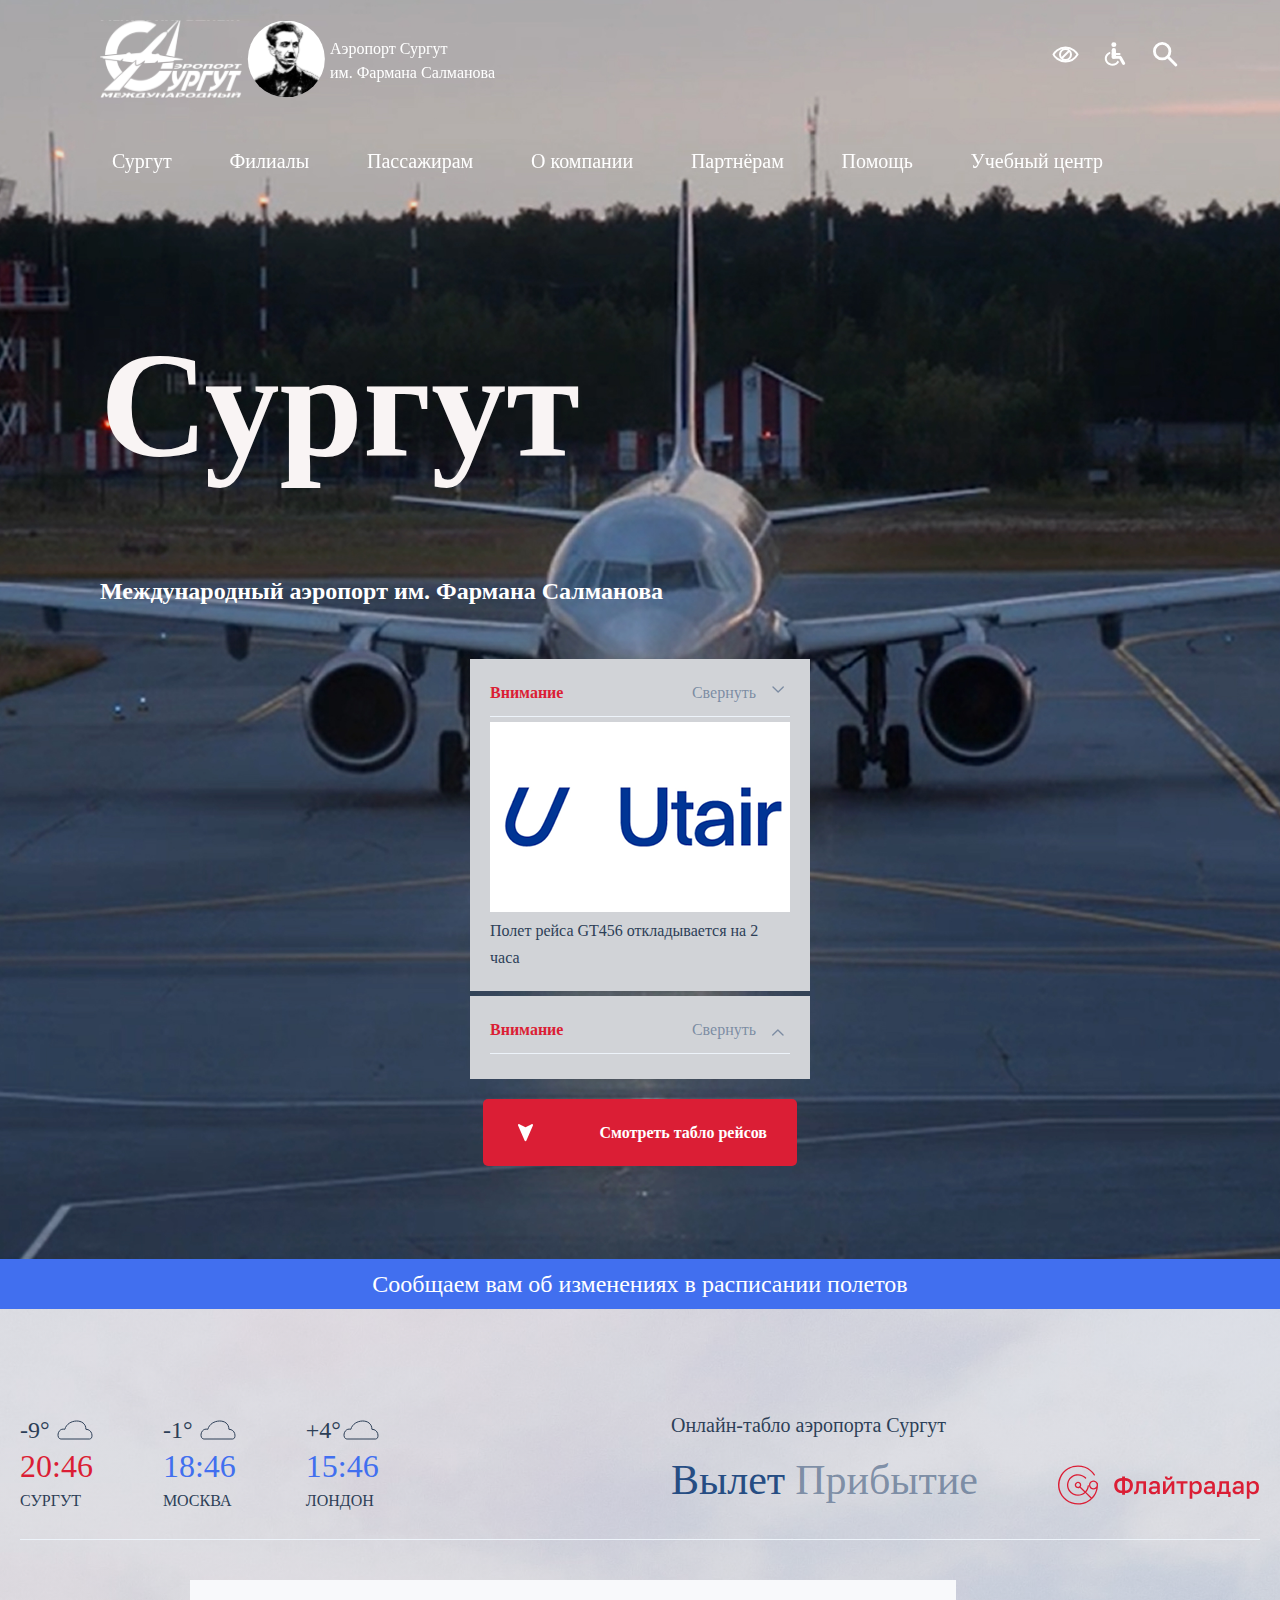
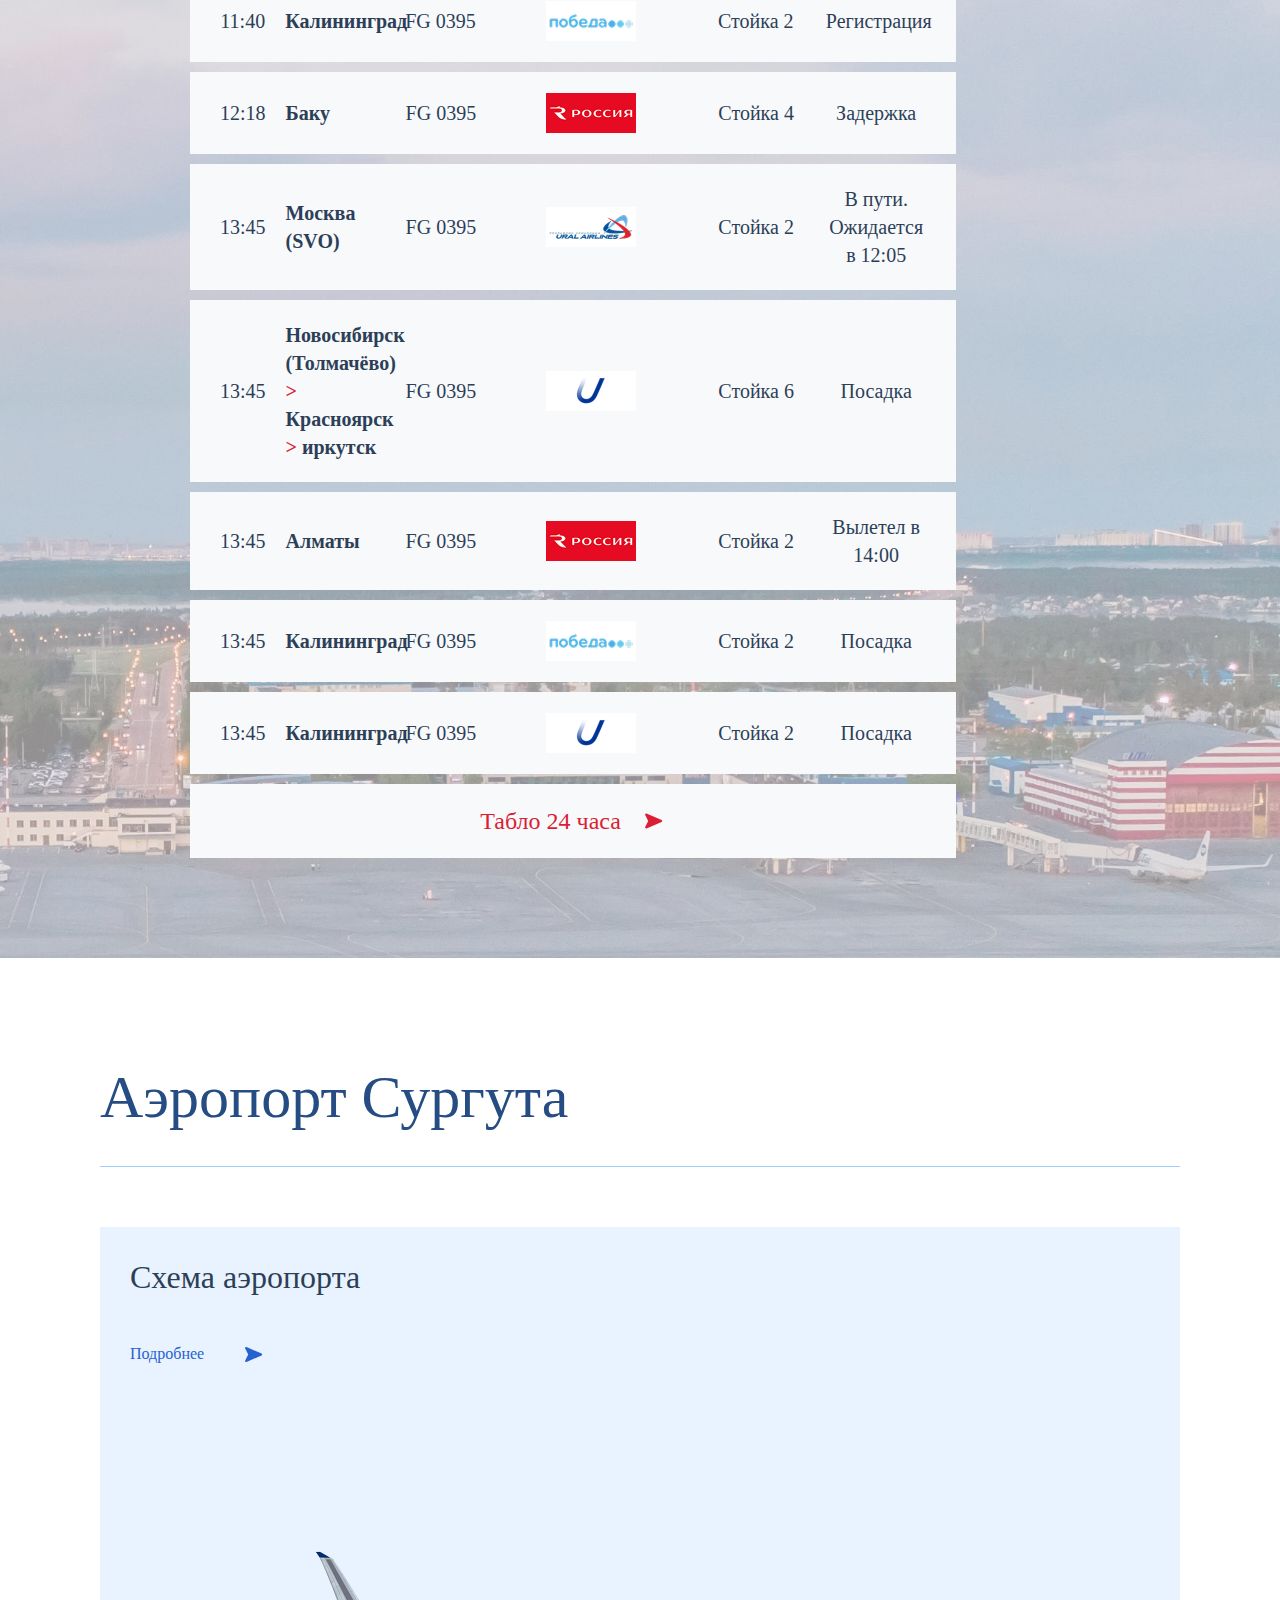
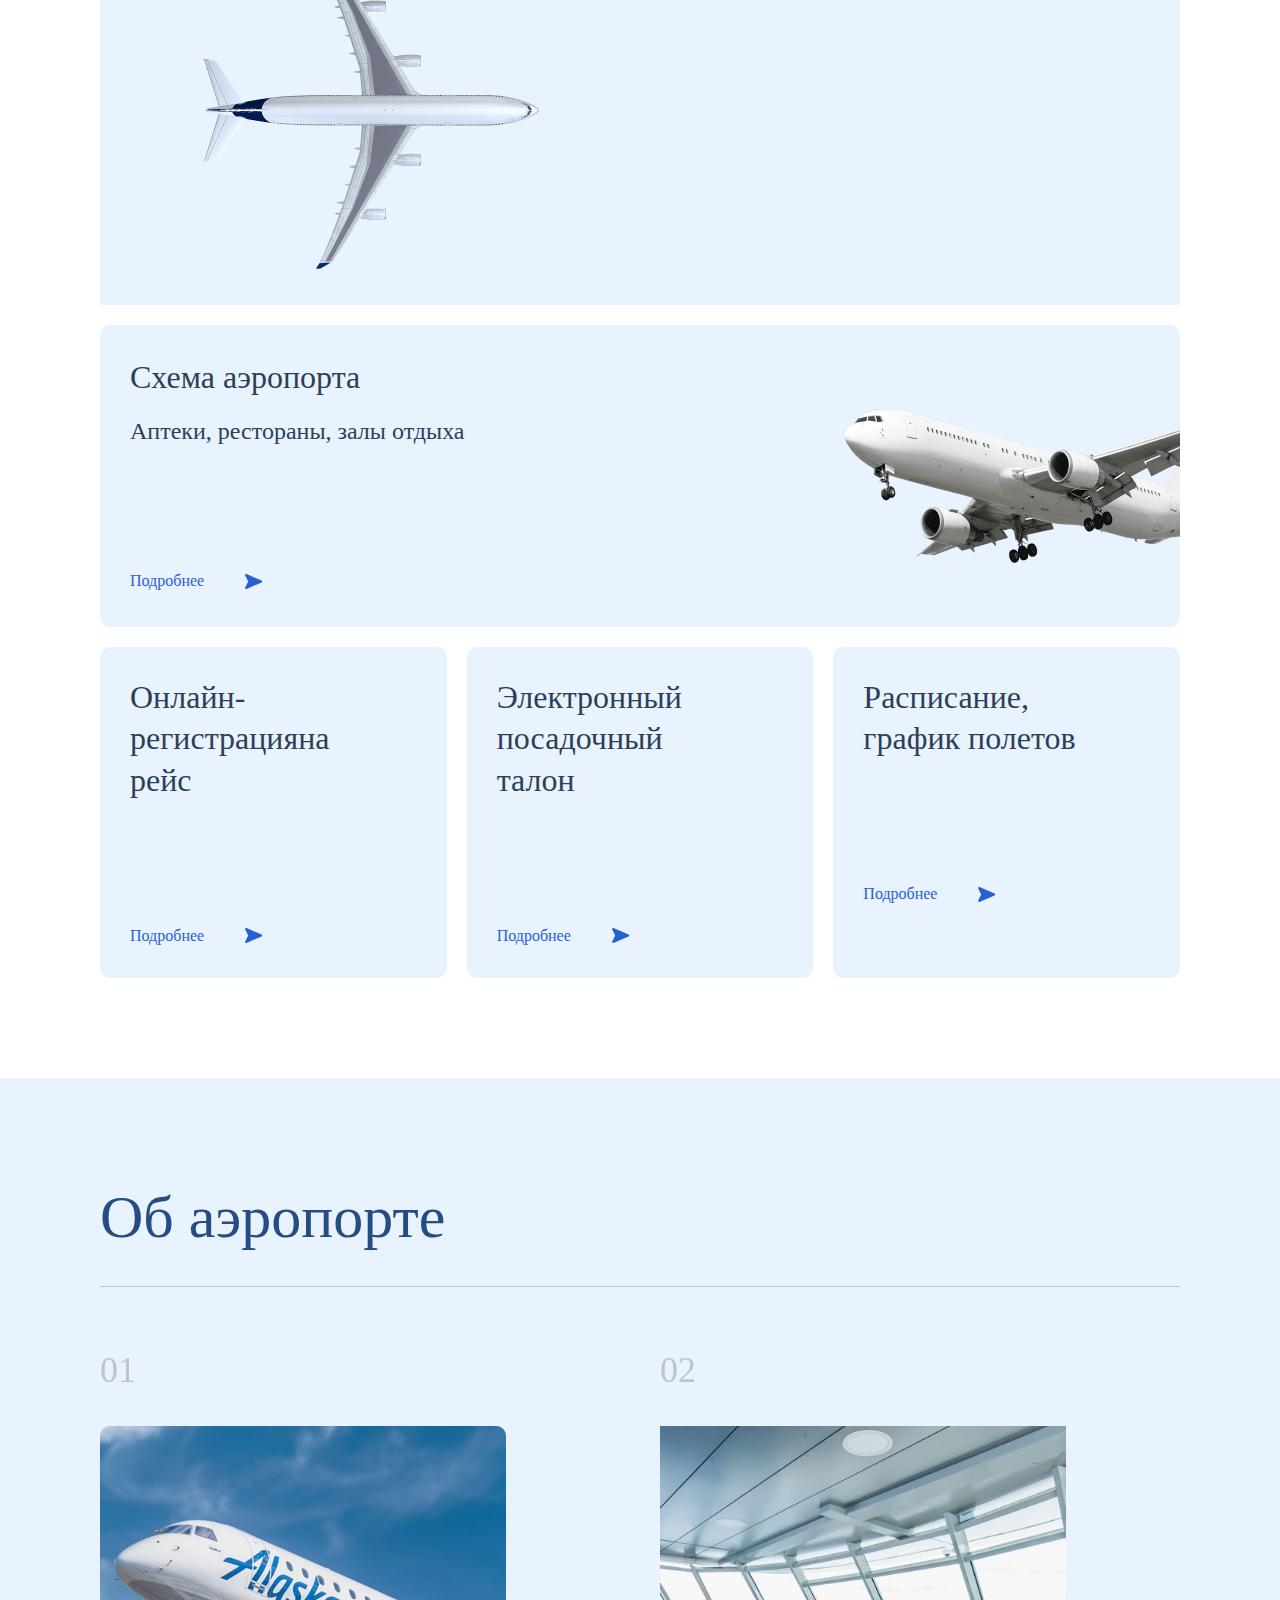
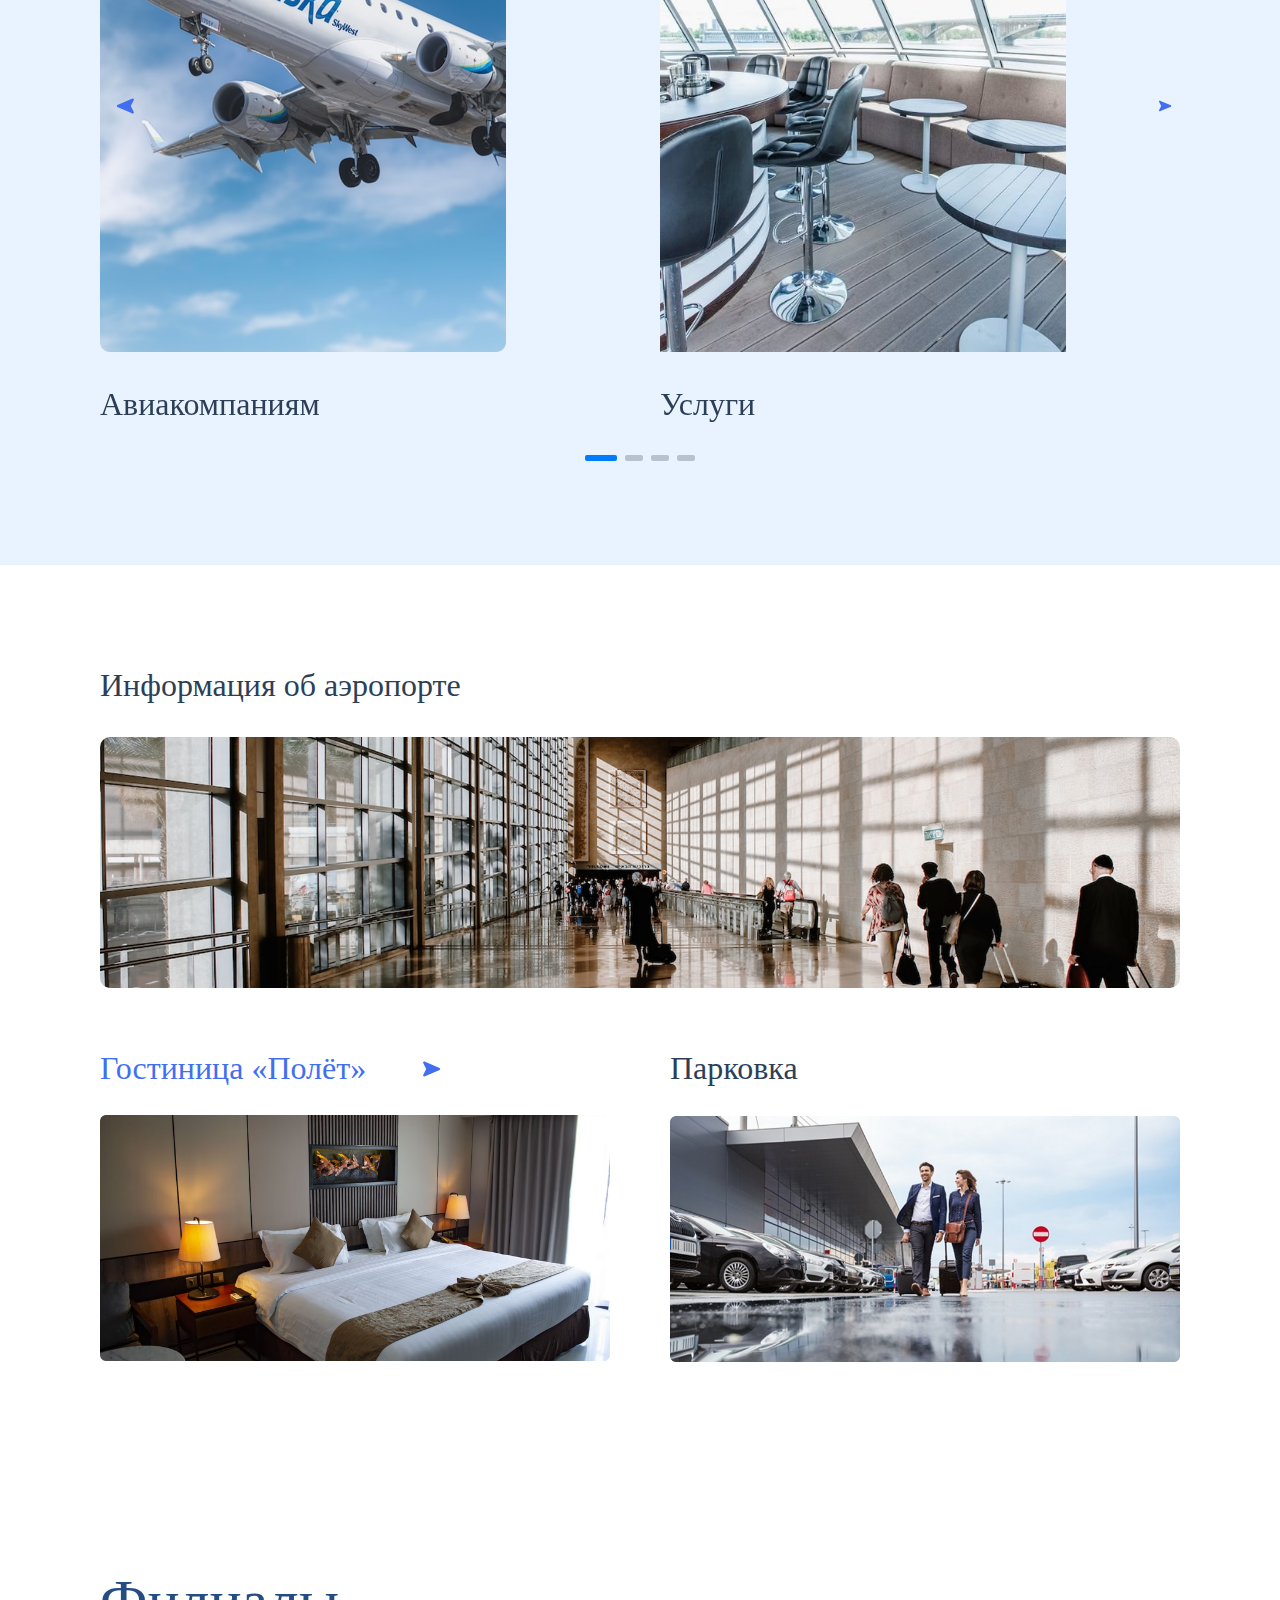
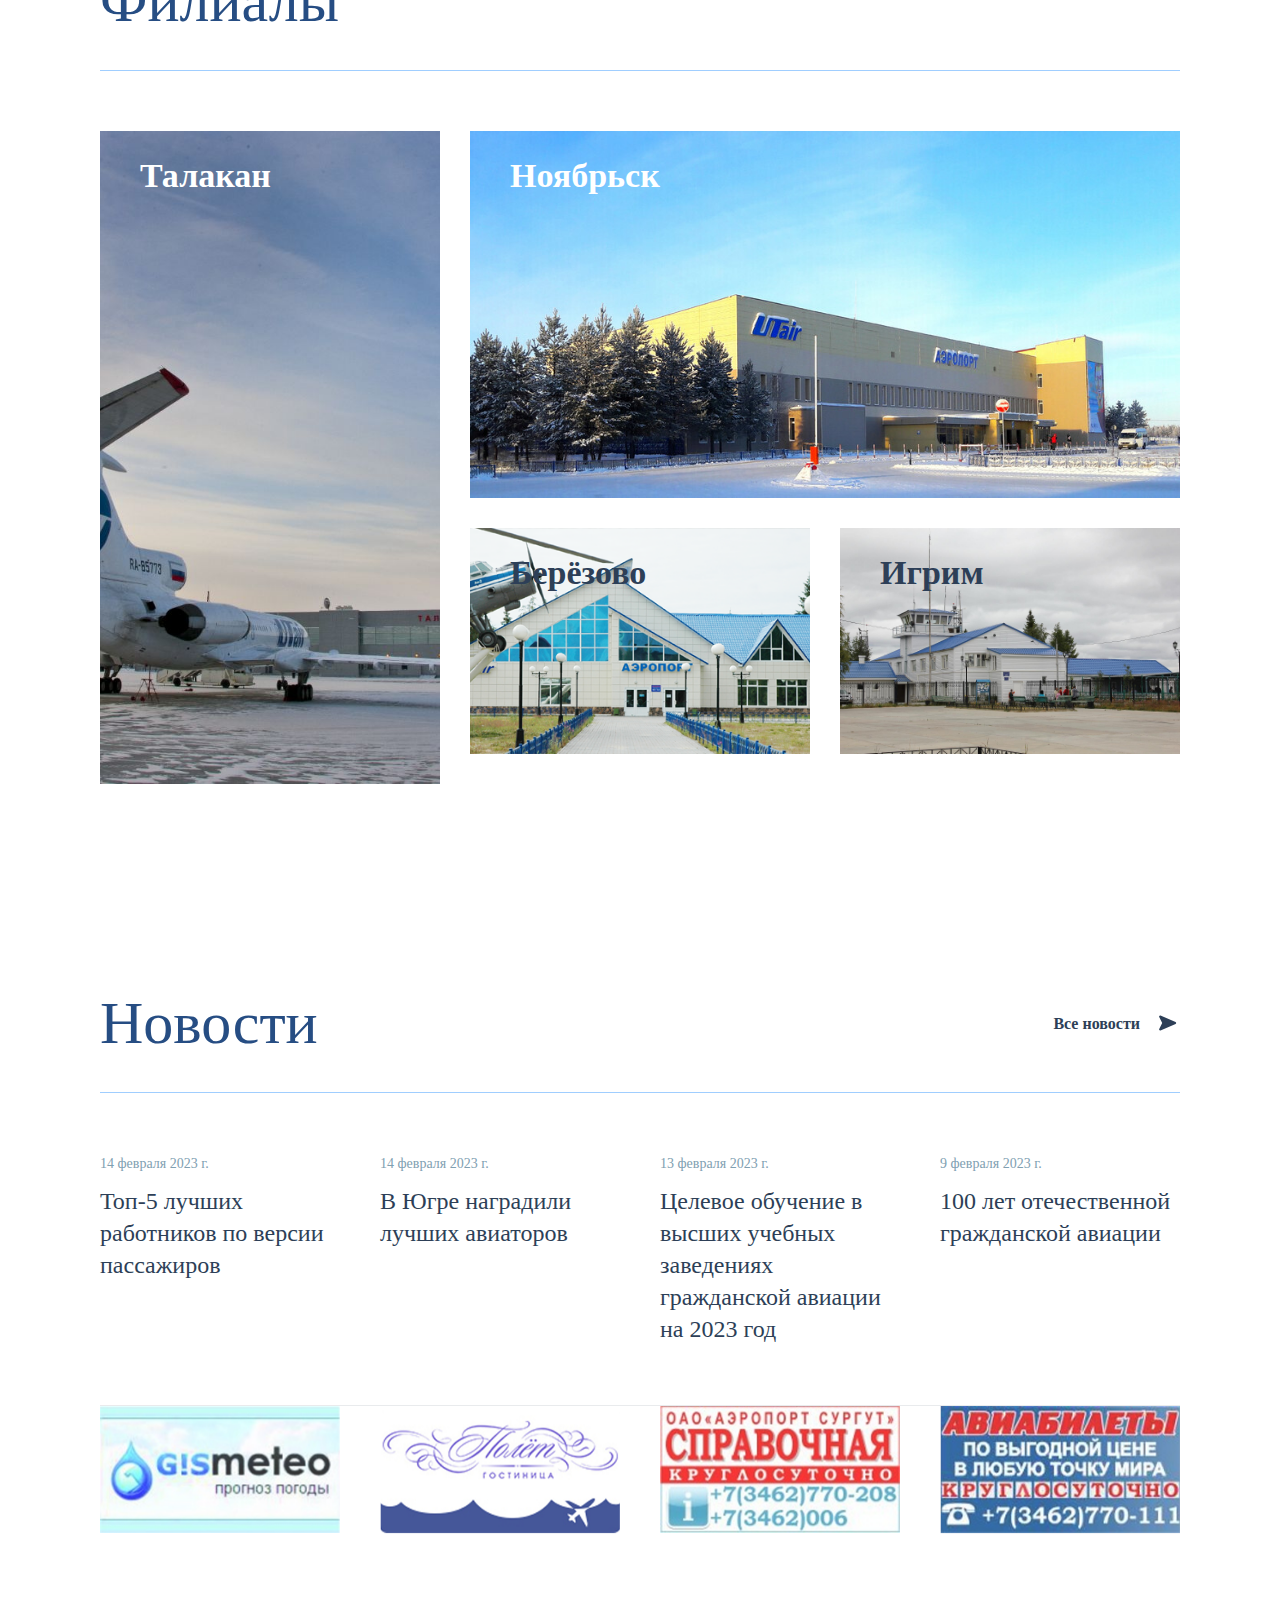
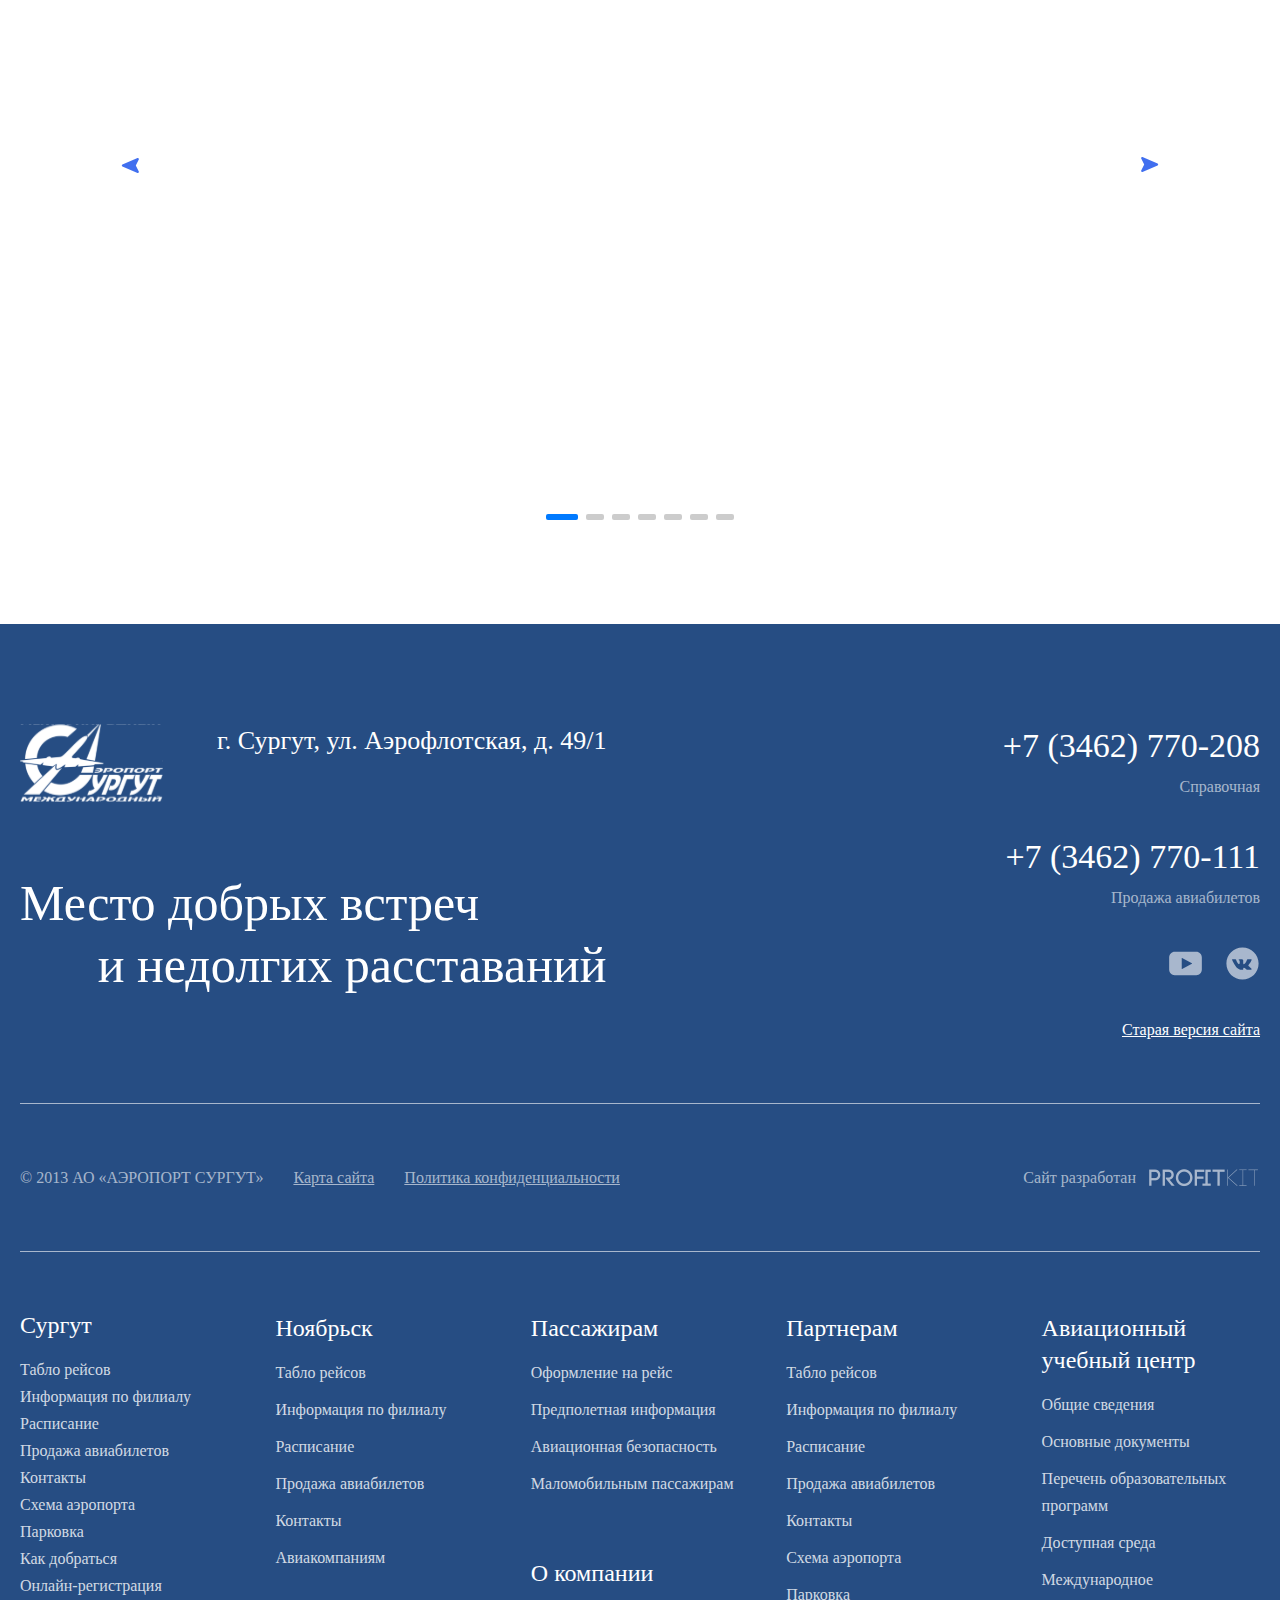
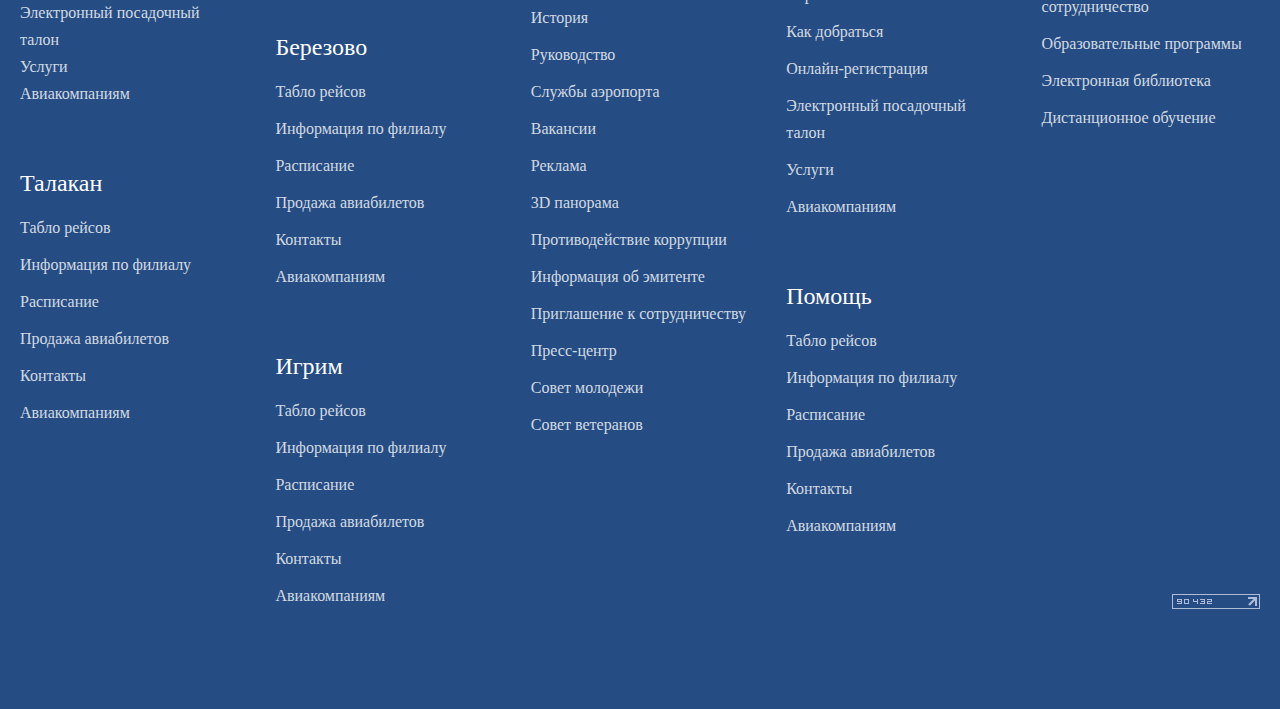
<file: index.html>
<!DOCTYPE html>
<html lang="en">
<head>
    <meta charset="UTF-8">
    <meta name="viewport" content="width=device-width, initial-scale=1.0">
    <title>Surgut Airport</title>
    <link rel="stylesheet" href="https://cdn.jsdelivr.net/npm/swiper@11/swiper-bundle.min.css" />
    <link rel="stylesheet" href="css/style.css">
</head>
<body>
<section>
<div class="contener">
    <header class="header">
        <nav class="navbar">
            <div class="navbar_div">
                <div class="navbar_left">
                    <img src="./img/header/logo.svg" alt="logo" class="navbar_left_logo1">
                    <img src="./img/header/logo2.svg" alt="logo" class="navbar_left_logo2">
                    <div class="navbar_name">
                        <h3 class="navbar_name_h3">
                            Аэропорт Сургут
                        </h3>
                        <p class="navbar_name_text">
                            им. Фармана Салманова
                        </p>
                    </div>
                </div>
                <div class="navbar_right">
                    <ul class="navbar_right-ul ff">
                        <li class="navbar_right-li">
                            <a href="surgut.html" class="navbar_right-a">Сургут</a>
                            <ul class="navbar_right-li_ul">
                                <li class="navbar_right-li_ul-li">
                                    <a href="#" class="navbar_right-li_ul-li-a">
                                        Табло рейсов
                                    </a>
                                </li>
                                <li class="navbar_right-li_ul-li">
                                    <a href="#" class="navbar_right-li_ul-li-a">
                                        Информация по филиалу
                                    </a>
                                </li>
                                <li class="navbar_right-li_ul-li">
                                    <a href="#" class="navbar_right-li_ul-li-a">
                                        Расписание
                                    </a>
                                </li>
                                <li class="navbar_right-li_ul-li">
                                    <a href="#" class="navbar_right-li_ul-li-a">
                                        Продажа авиабилетов
                                    </a>
                                </li>
                                <li class="navbar_right-li_ul-li">
                                    <a href="#" class="navbar_right-li_ul-li-a">
                                        Контакты
                                    </a>
                                </li>
                                <li class="navbar_right-li_ul-li">
                                    <a href="#" class="navbar_right-li_ul-li-a">
                                        Схема аэропорта
                                    </a>
                                </li>
                                <li class="navbar_right-li_ul-li">
                                    <a href="#" class="navbar_right-li_ul-li-a">
                                        Парковка
                                    </a>
                                </li>

                                <li class="navbar_right-li_ul-li">
                                    <a href="#" class="navbar_right-li_ul-li-a">
                                        Как добраться
                                    </a>
                                </li>
                                <li class="navbar_right-li_ul-li">
                                    <a href="#" class="navbar_right-li_ul-li-a">
                                        Онлайн-регистрация
                                    </a>
                                </li>
                                <li class="navbar_right-li_ul-li">
                                    <a href="#" class="navbar_right-li_ul-li-a">
                                        Электронный посадочный талон
                                    </a>
                                </li>
                                <li class="navbar_right-li_ul-li">
                                    <a href="#" class="navbar_right-li_ul-li-a">
                                        Услуги
                                    </a>
                                </li>
                                <li class="navbar_right-li_ul-li">
                                    <a href="#" class="navbar_right-li_ul-li-a">
                                        Авиакомпаниям
                                    </a>
                                </li>
                            </ul>
                        </li>
                        <li class="navbar_right-li">
                            <a href="#" class="navbar_right-a">Филиалы</a>
                            <ul class="navbar_right-li_ul">
                                <li class="navbar_right-li_ul-li">
                                    <a href="#" class="navbar_right-li_ul-li-a">
                                        Табло рейсов
                                    </a>
                                </li>
                                <li class="navbar_right-li_ul-li">
                                    <a href="#" class="navbar_right-li_ul-li-a">
                                        Информация по филиалу
                                    </a>
                                </li>
                                <li class="navbar_right-li_ul-li">
                                    <a href="#" class="navbar_right-li_ul-li-a">
                                        Расписание
                                    </a>
                                </li>
                                <li class="navbar_right-li_ul-li">
                                    <a href="#" class="navbar_right-li_ul-li-a">
                                        Продажа авиабилетов
                                    </a>
                                </li>
                                <li class="navbar_right-li_ul-li">
                                    <a href="#" class="navbar_right-li_ul-li-a">
                                        Контакты
                                    </a>
                                </li>
                                <li class="navbar_right-li_ul-li">
                                    <a href="#" class="navbar_right-li_ul-li-a">
                                        Схема аэропорта
                                    </a>
                                </li>
                                <li class="navbar_right-li_ul-li">
                                    <a href="#" class="navbar_right-li_ul-li-a">
                                        Парковка
                                    </a>
                                </li>

                                <li class="navbar_right-li_ul-li">
                                    <a href="#" class="navbar_right-li_ul-li-a">
                                        Как добраться
                                    </a>
                                </li>
                                <li class="navbar_right-li_ul-li">
                                    <a href="#" class="navbar_right-li_ul-li-a">
                                        Онлайн-регистрация
                                    </a>
                                </li>
                                <li class="navbar_right-li_ul-li">
                                    <a href="#" class="navbar_right-li_ul-li-a">
                                        Электронный посадочный талон
                                    </a>
                                </li>
                                <li class="navbar_right-li_ul-li">
                                    <a href="#" class="navbar_right-li_ul-li-a">
                                        Услуги
                                    </a>
                                </li>
                                <li class="navbar_right-li_ul-li">
                                    <a href="#" class="navbar_right-li_ul-li-a">
                                        Авиакомпаниям
                                    </a>
                                </li>
                            </ul>
                        </li>
                        <li class="navbar_right-li">
                            <a href="#" class="navbar_right-a">Пассажирам</a>
                            <ul class="navbar_right-li_ul">
                                <li class="navbar_right-li_ul-li">
                                    <a href="#" class="navbar_right-li_ul-li-a">
                                        Оформление на рейс
                                    </a>
                                </li>
                                <li class="navbar_right-li_ul-li">
                                    <a href="#" class="navbar_right-li_ul-li-a">
                                        Предполетная информация
                                    </a>
                                </li>
                                <li class="navbar_right-li_ul-li">
                                    <a href="#" class="navbar_right-li_ul-li-a">
                                        Авиационная безопасность
                                    </a>
                                </li>
                                <li class="navbar_right-li_ul-li">
                                    <a href="#" class="navbar_right-li_ul-li-a">
                                        Маломобильным пассажирам
                                    </a>
                                </li>
                               
                            </ul>
                        </li>
                        <li class="navbar_right-li">
                            <a href="#" class="navbar_right-a">О компании</a>
                            <ul class="navbar_right-li_ul">
                                <li class="navbar_right-li_ul-li">
                                    <a href="#" class="navbar_right-li_ul-li-a">
                                        История
                                    </a>
                                </li>
                                <li class="navbar_right-li_ul-li">
                                    <a href="#" class="navbar_right-li_ul-li-a">
                                        Руководство
                                    </a>
                                </li>
                                <li class="navbar_right-li_ul-li">
                                    <a href="#" class="navbar_right-li_ul-li-a">
                                        Службы аэропорта
                                    </a>
                                </li>
                                <li class="navbar_right-li_ul-li">
                                    <a href="#" class="navbar_right-li_ul-li-a">
                                        Вакансии
                                    </a>
                                </li>
                                <li class="navbar_right-li_ul-li">
                                    <a href="#" class="navbar_right-li_ul-li-a">
                                        Реклама
                                    </a>
                                </li>
                                <li class="navbar_right-li_ul-li">
                                    <a href="#" class="navbar_right-li_ul-li-a">
                                        3D панорама
                                    </a>
                                </li>
                                <li class="navbar_right-li_ul-li">
                                    <a href="#" class="navbar_right-li_ul-li-a">
                                        Противодействие коррупции
                                    </a>
                                </li>

                                <li class="navbar_right-li_ul-li">
                                    <a href="#" class="navbar_right-li_ul-li-a">
                                        Информация об эмитенте
                                    </a>
                                </li>
                                <li class="navbar_right-li_ul-li">
                                    <a href="#" class="navbar_right-li_ul-li-a">
                                        Приглашение к сотрудничеству
                                    </a>
                                </li>
                                <li class="navbar_right-li_ul-li">
                                    <a href="#" class="navbar_right-li_ul-li-a">
                                        Пресс-центр
                                    </a>
                                </li>
                                <li class="navbar_right-li_ul-li">
                                    <a href="#" class="navbar_right-li_ul-li-a">
                                        Совет молодежи
                                    </a>
                                </li>
                                <li class="navbar_right-li_ul-li">
                                    <a href="#" class="navbar_right-li_ul-li-a">
                                        Совет ветеранов
                                    </a>
                                </li>
                            </ul>
                        </li>
                        <li class="navbar_right-li">
                            <a href="#" class="navbar_right-a">Партнёрам</a>
                            <ul class="navbar_right-li_ul">
                                <li class="navbar_right-li_ul-li">
                                    <a href="#" class="navbar_right-li_ul-li-a">
                                        Закупки
                                    </a>
                                </li>
                                <li class="navbar_right-li_ul-li">
                                    <a href="#" class="navbar_right-li_ul-li-a">
                                        Конкурсы
                                    </a>
                                </li>
                                <li class="navbar_right-li_ul-li">
                                    <a href="#" class="navbar_right-li_ul-li-a">
                                        Раскрытие информации
                                    </a>
                                </li>
                                <li class="navbar_right-li_ul-li">
                                    <a href="#" class="navbar_right-li_ul-li-a">
                                        Сертификаты и лицензии
                                    </a>
                                </li>
                                <li class="navbar_right-li_ul-li">
                                    <a href="#" class="navbar_right-li_ul-li-a">
                                        Приаэродромная территория
                                    </a>
                                </li>
                                <li class="navbar_right-li_ul-li">
                                    <a href="#" class="navbar_right-li_ul-li-a">
                                        Безопасность полетов
                                    </a>
                                </li>
                                <li class="navbar_right-li_ul-li">
                                    <a href="#" class="navbar_right-li_ul-li-a">
                                        Бортовое питание
                                    </a>
                                </li>

                                <li class="navbar_right-li_ul-li">
                                    <a href="#" class="navbar_right-li_ul-li-a">
                                        Грузоперевозки
                                    </a>
                                </li>
                                <li class="navbar_right-li_ul-li">
                                    <a href="#" class="navbar_right-li_ul-li-a">
                                        Руководство пользователя
                                    </a>
                                </li>
                            </ul>
                        </li>
                        <li class="navbar_right-li">
                            <a href="#" class="navbar_right-a">Помощь</a>
                            <ul class="navbar_right-li_ul">
                                <li class="navbar_right-li_ul-li">
                                    <a href="#" class="navbar_right-li_ul-li-a">
                                        Бюро находок
                                    </a>
                                </li>
                                <li class="navbar_right-li_ul-li">
                                    <a href="#" class="navbar_right-li_ul-li-a">
                                        Часто задаваемые вопросы
                                    </a>
                                </li>
                                <li class="navbar_right-li_ul-li">
                                    <a href="#" class="navbar_right-li_ul-li-a">
                                        Что можно провозить в самолете
                                    </a>
                                </li>
                                <li class="navbar_right-li_ul-li">
                                    <a href="#" class="navbar_right-li_ul-li-a">
                                        Задать вопрос
                                    </a>
                                </li>
                            </ul>
                        </li>
                        <li class="navbar_right-li">
                            <a href="#" class="navbar_right-a">Учебный центр</a>
                            <ul class="navbar_right-li_ul">
                                <li class="navbar_right-li_ul-li">
                                    <a href="#" class="navbar_right-li_ul-li-a">
                                        Общие сведения
                                    </a>
                                </li>
                                <li class="navbar_right-li_ul-li">
                                    <a href="#" class="navbar_right-li_ul-li-a">
                                        Основные документы
                                    </a>
                                </li>
                                <li class="navbar_right-li_ul-li">
                                    <a href="#" class="navbar_right-li_ul-li-a">
                                        Перечень образовательных программ
                                    </a>
                                </li>
                                <li class="navbar_right-li_ul-li">
                                    <a href="#" class="navbar_right-li_ul-li-a">
                                        Доступная среда
                                    </a>
                                </li>
                                <li class="navbar_right-li_ul-li">
                                    <a href="#" class="navbar_right-li_ul-li-a">
                                        Международное сотрудничество
                                    </a>
                                </li>
                                <li class="navbar_right-li_ul-li">
                                    <a href="#" class="navbar_right-li_ul-li-a">
                                        Образовательные программы
                                    </a>
                                </li>
                                <li class="navbar_right-li_ul-li">
                                    <a href="#" class="navbar_right-li_ul-li-a">
                                        Электронная библиотека
                                    </a>
                                </li>

                                <li class="navbar_right-li_ul-li">
                                    <a href="#" class="navbar_right-li_ul-li-a">
                                        Дистанционное обучение
                                    </a>
                                </li>
                            </ul>
                        </li>
                    </ul>
                    <ul class="navbar_right-ul2">
                        <li class="navbar_right-li j">
                            <a href="#" class="navbar_right_li-a">
                                <img src="./img/header/eys.svg" alt="eys" class="navbar_right_li-a_img">
                            </a>
                        </li>
                        <li class="navbar_right-li j">
                            <a href="#" class="navbar_right_li-a">
                                <img src="./img/header/kalyaska.svg" alt="kalyaska" class="navbar_right_li-a_img">
                            </a>
                        </li>
                        <li class="navbar_right-li">
                            <a href="#" class="navbar_right_li-a">
                                <img src="./img/header/search.svg" alt="search" class="navbar_right_li-a_img">
                            </a>
                        </li>
                        <li class="navbar_right-li f">
                            <a href="#" class="navbar_right_li-a">
                                <img src="./img/header/bars.svg" alt="eys" class="navbar_right_li-a_img">
                            </a>
                        </li>
                    </ul>
                </div>
            </div>
        
            <div class="block bbbbb">
                <div class="barss"><img src="./img/footer/bars.svg" alt="logo"></div>
                <ul class="navbar_right-ul h">
                    <li class="navbar_right-li kkk">
                        <a href="surgut.html" class="navbar_right-a">Сургут</a>
                         <button class="openn">
                    <img src="./img/footer/w-ar.svg" alt="logo">
                   </button>
                        <ul class="navbar_right-li_ul">
                            <li class="navbar_right-li_ul-li">
                                <a href="#" class="navbar_right-li_ul-li-a">
                                    Табло рейсов
                                </a>
                            </li>
                            <li class="navbar_right-li_ul-li">
                                <a href="#" class="navbar_right-li_ul-li-a">
                                    Информация по филиалу
                                </a>
                            </li>
                            <li class="navbar_right-li_ul-li">
                                <a href="#" class="navbar_right-li_ul-li-a">
                                    Расписание
                                </a>
                            </li>
                            <li class="navbar_right-li_ul-li">
                                <a href="#" class="navbar_right-li_ul-li-a">
                                    Продажа авиабилетов
                                </a>
                            </li>
                            <li class="navbar_right-li_ul-li">
                                <a href="#" class="navbar_right-li_ul-li-a">
                                    Контакты
                                </a>
                            </li>
                            <li class="navbar_right-li_ul-li">
                                <a href="#" class="navbar_right-li_ul-li-a">
                                    Схема аэропорта
                                </a>
                            </li>
                            <li class="navbar_right-li_ul-li">
                                <a href="#" class="navbar_right-li_ul-li-a">
                                    Парковка
                                </a>
                            </li>

                            <li class="navbar_right-li_ul-li">
                                <a href="#" class="navbar_right-li_ul-li-a">
                                    Как добраться
                                </a>
                            </li>
                            <li class="navbar_right-li_ul-li">
                                <a href="#" class="navbar_right-li_ul-li-a">
                                    Онлайн-регистрация
                                </a>
                            </li>
                            <li class="navbar_right-li_ul-li">
                                <a href="#" class="navbar_right-li_ul-li-a">
                                    Электронный посадочный талон
                                </a>
                            </li>
                            <li class="navbar_right-li_ul-li">
                                <a href="#" class="navbar_right-li_ul-li-a">
                                    Услуги
                                </a>
                            </li>
                            <li class="navbar_right-li_ul-li">
                                <a href="#" class="navbar_right-li_ul-li-a">
                                    Авиакомпаниям
                                </a>
                            </li>
                        </ul>
                    </li>
                    <li class="navbar_right-li kkk">
                        <a href="#" class="navbar_right-a">Филиалы</a>
                          <button class="openn">
                    <img src="./img/footer/w-ar.svg" alt="logo">
                   </button>
                        <ul class="navbar_right-li_ul">
                            <li class="navbar_right-li_ul-li">
                                <a href="#" class="navbar_right-li_ul-li-a">
                                    Табло рейсов
                                </a>
                            </li>
                            <li class="navbar_right-li_ul-li">
                                <a href="#" class="navbar_right-li_ul-li-a">
                                    Информация по филиалу
                                </a>
                            </li>
                            <li class="navbar_right-li_ul-li">
                                <a href="#" class="navbar_right-li_ul-li-a">
                                    Расписание
                                </a>
                            </li>
                            <li class="navbar_right-li_ul-li">
                                <a href="#" class="navbar_right-li_ul-li-a">
                                    Продажа авиабилетов
                                </a>
                            </li>
                            <li class="navbar_right-li_ul-li">
                                <a href="#" class="navbar_right-li_ul-li-a">
                                    Контакты
                                </a>
                            </li>
                            <li class="navbar_right-li_ul-li">
                                <a href="#" class="navbar_right-li_ul-li-a">
                                    Схема аэропорта
                                </a>
                            </li>
                            <li class="navbar_right-li_ul-li">
                                <a href="#" class="navbar_right-li_ul-li-a">
                                    Парковка
                                </a>
                            </li>

                            <li class="navbar_right-li_ul-li">
                                <a href="#" class="navbar_right-li_ul-li-a">
                                    Как добраться
                                </a>
                            </li>
                            <li class="navbar_right-li_ul-li">
                                <a href="#" class="navbar_right-li_ul-li-a">
                                    Онлайн-регистрация
                                </a>
                            </li>
                            <li class="navbar_right-li_ul-li">
                                <a href="#" class="navbar_right-li_ul-li-a">
                                    Электронный посадочный талон
                                </a>
                            </li>
                            <li class="navbar_right-li_ul-li">
                                <a href="#" class="navbar_right-li_ul-li-a">
                                    Услуги
                                </a>
                            </li>
                            <li class="navbar_right-li_ul-li">
                                <a href="#" class="navbar_right-li_ul-li-a">
                                    Авиакомпаниям
                                </a>
                            </li>
                        </ul>
                    </li>
                    <li class="navbar_right-li kkk">
                          <button class="openn">
                    <img src="./img/footer/w-ar.svg" alt="logo">
                   </button>
                        <a href="#" class="navbar_right-a">Пассажирам</a>
                        <ul class="navbar_right-li_ul">
                            <li class="navbar_right-li_ul-li">
                                <a href="#" class="navbar_right-li_ul-li-a">
                                    Оформление на рейс
                                </a>
                            </li>
                            <li class="navbar_right-li_ul-li">
                                <a href="#" class="navbar_right-li_ul-li-a">
                                    Предполетная информация
                                </a>
                            </li>
                            <li class="navbar_right-li_ul-li">
                                <a href="#" class="navbar_right-li_ul-li-a">
                                    Авиационная безопасность
                                </a>
                            </li>
                            <li class="navbar_right-li_ul-li">
                                <a href="#" class="navbar_right-li_ul-li-a">
                                    Маломобильным пассажирам
                                </a>
                            </li>
                           
                        </ul>
                    </li>
                    <li class="navbar_right-li kkk">  
                        <button class="openn">
                    <img src="./img/footer/w-ar.svg" alt="logo">
                   </button>
                        <a href="#" class="navbar_right-a">О компании</a>
                        <ul class="navbar_right-li_ul">
                            <li class="navbar_right-li_ul-li">
                                <a href="#" class="navbar_right-li_ul-li-a">
                                    История
                                </a>
                            </li>
                            <li class="navbar_right-li_ul-li">
                                <a href="#" class="navbar_right-li_ul-li-a">
                                    Руководство
                                </a>
                            </li>
                            <li class="navbar_right-li_ul-li">
                                <a href="#" class="navbar_right-li_ul-li-a">
                                    Службы аэропорта
                                </a>
                            </li>
                            <li class="navbar_right-li_ul-li">
                                <a href="#" class="navbar_right-li_ul-li-a">
                                    Вакансии
                                </a>
                            </li>
                            <li class="navbar_right-li_ul-li">
                                <a href="#" class="navbar_right-li_ul-li-a">
                                    Реклама
                                </a>
                            </li>
                            <li class="navbar_right-li_ul-li">
                                <a href="#" class="navbar_right-li_ul-li-a">
                                    3D панорама
                                </a>
                            </li>
                            <li class="navbar_right-li_ul-li">
                                <a href="#" class="navbar_right-li_ul-li-a">
                                    Противодействие коррупции
                                </a>
                            </li>

                            <li class="navbar_right-li_ul-li">
                                <a href="#" class="navbar_right-li_ul-li-a">
                                    Информация об эмитенте
                                </a>
                            </li>
                            <li class="navbar_right-li_ul-li">
                                <a href="#" class="navbar_right-li_ul-li-a">
                                    Приглашение к сотрудничеству
                                </a>
                            </li>
                            <li class="navbar_right-li_ul-li">
                                <a href="#" class="navbar_right-li_ul-li-a">
                                    Пресс-центр
                                </a>
                            </li>
                            <li class="navbar_right-li_ul-li">
                                <a href="#" class="navbar_right-li_ul-li-a">
                                    Совет молодежи
                                </a>
                            </li>
                            <li class="navbar_right-li_ul-li">
                                <a href="#" class="navbar_right-li_ul-li-a">
                                    Совет ветеранов
                                </a>
                            </li>
                        </ul>
                    </li>
                    <li class="navbar_right-li kkk">
                          <button class="openn">
                    <img src="./img/footer/w-ar.svg" alt="logo">
                   </button>
                        <a href="#" class="navbar_right-a">Партнёрам</a>
                        <ul class="navbar_right-li_ul">
                            <li class="navbar_right-li_ul-li">
                                <a href="#" class="navbar_right-li_ul-li-a">
                                    Закупки
                                </a>
                            </li>
                            <li class="navbar_right-li_ul-li">
                                <a href="#" class="navbar_right-li_ul-li-a">
                                    Конкурсы
                                </a>
                            </li>
                            <li class="navbar_right-li_ul-li">
                                <a href="#" class="navbar_right-li_ul-li-a">
                                    Раскрытие информации
                                </a>
                            </li>
                            <li class="navbar_right-li_ul-li">
                                <a href="#" class="navbar_right-li_ul-li-a">
                                    Сертификаты и лицензии
                                </a>
                            </li>
                            <li class="navbar_right-li_ul-li">
                                <a href="#" class="navbar_right-li_ul-li-a">
                                    Приаэродромная территория
                                </a>
                            </li>
                            <li class="navbar_right-li_ul-li">
                                <a href="#" class="navbar_right-li_ul-li-a">
                                    Безопасность полетов
                                </a>
                            </li>
                            <li class="navbar_right-li_ul-li">
                                <a href="#" class="navbar_right-li_ul-li-a">
                                    Бортовое питание
                                </a>
                            </li>

                            <li class="navbar_right-li_ul-li">
                                <a href="#" class="navbar_right-li_ul-li-a">
                                    Грузоперевозки
                                </a>
                            </li>
                            <li class="navbar_right-li_ul-li">
                                <a href="#" class="navbar_right-li_ul-li-a">
                                    Руководство пользователя
                                </a>
                            </li>
                        </ul>
                    </li>
                    <li class="navbar_right-li kkk">
                          <button class="openn">
                    <img src="./img/footer/w-ar.svg" alt="logo">
                   </button>
                        <a href="#" class="navbar_right-a">Помощь</a>
                        <ul class="navbar_right-li_ul">
                            <li class="navbar_right-li_ul-li">
                                <a href="#" class="navbar_right-li_ul-li-a">
                                    Бюро находок
                                </a>
                            </li>
                            <li class="navbar_right-li_ul-li">
                                <a href="#" class="navbar_right-li_ul-li-a">
                                    Часто задаваемые вопросы
                                </a>
                            </li>
                            <li class="navbar_right-li_ul-li">
                                <a href="#" class="navbar_right-li_ul-li-a">
                                    Что можно провозить в самолете
                                </a>
                            </li>
                            <li class="navbar_right-li_ul-li">
                                <a href="#" class="navbar_right-li_ul-li-a">
                                    Задать вопрос
                                </a>
                            </li>
                        </ul>
                    </li>
                    <li class="navbar_right-li kkk">
                          <button class="openn">
                    <img src="./img/footer/w-ar.svg" alt="logo">
                   </button>
                        <a href="#" class="navbar_right-a">Учебный центр</a>
                        <ul class="navbar_right-li_ul">
                            <li class="navbar_right-li_ul-li">
                                <a href="#" class="navbar_right-li_ul-li-a">
                                    Общие сведения
                                </a>
                            </li>
                            <li class="navbar_right-li_ul-li">
                                <a href="#" class="navbar_right-li_ul-li-a">
                                    Основные документы
                                </a>
                            </li>
                            <li class="navbar_right-li_ul-li">
                                <a href="#" class="navbar_right-li_ul-li-a">
                                    Перечень образовательных программ
                                </a>
                            </li>
                            <li class="navbar_right-li_ul-li">
                                <a href="#" class="navbar_right-li_ul-li-a">
                                    Доступная среда
                                </a>
                            </li>
                            <li class="navbar_right-li_ul-li">
                                <a href="#" class="navbar_right-li_ul-li-a">
                                    Международное сотрудничество
                                </a>
                            </li>
                            <li class="navbar_right-li_ul-li">
                                <a href="#" class="navbar_right-li_ul-li-a">
                                    Образовательные программы
                                </a>
                            </li>
                            <li class="navbar_right-li_ul-li">
                                <a href="#" class="navbar_right-li_ul-li-a">
                                    Электронная библиотека
                                </a>
                            </li>

                            <li class="navbar_right-li_ul-li">
                                <a href="#" class="navbar_right-li_ul-li-a">
                                    Дистанционное обучение
                                </a>
                            </li>
                        </ul>
                    </li>
                </ul>
               
            </div>
        </nav>
    </header>

    <div class="box1">
    <div class="box1-box">
        <div class="box1_left">
           <div>
            <h1 class="box1_h1">
                Сургут
            </h1>
            <p class="box1_text">
                Международный аэропорт им. Фармана Салманова
            </p>
           </div>
           <div class="box1_div">
            <div class="box1_div_first">
                <div class="box1_div-btn">
                    <p class="div-btn_p">
                        Внимание
                    </p>
                    <div class="div-btn-t">
                        <p class="div-btn-t-t">
                            Свернуть
                        </p>
                        <button class="div-btn-btn jsRotet ">
                            <img src="./img/header/arrow-top.svg" alt="arrow-top">
                        </button>
                    </div>
                </div>
                <div class="box1_div_first_block jsBlock">
                    <img src="./img/header/utair-logo.png" alt="utair-logo" class="box1_div_first_block_img">
                    <p class="box1_div_first_block_text">
                        Полет рейса GT456 откладывается на 2 часа
                    </p>
                </div>
            </div>
          
            <div class="box1_div_first">
                <div class="box1_div-btn">
                    <p class="div-btn_p">
                        Внимание
                    </p>
                    <div class="div-btn-t">
                        <p class="div-btn-t-t">
                            Свернуть
                        </p>
                        <button class="div-btn-btn">
                            <img src="./img/header/arrow-top.svg" alt="arrow-top">
                        </button>
                    </div>
                </div>
                <div class="box1_div_first_block">
                    <img src="./img/header/utair-logo.png" alt="utair-logo" class="box1_div_first_block_img">
                    <p class="box1_div_first_block_text">
                        Полет рейса GT456 откладывается на 2 часа
                    </p>
                </div>
            </div>
           </div>
           </div>
           <a href="#" class="box1_tablo">
            <img src="./img/header/arrow-bottom.svg" alt="arrow-bottom" class="box1_tablo_img">
            <p class="box1_tablo-text">
                Смотреть табло рейсов
            </p>
           </a>
           
    </div>
    </div>
</div>

</section>
<main>

    <section>
        <div class="box2">
         <h4 class="box2_text">

             Сообщаем вам об изменениях в расписании полетов
         </h4>
        </div>
       </section>

       <section>
        <div class="box3">
            <div class="box1_div ds">
                <div class="box1_div_first bg">
                    <div class="box1_div-btn">
                        <p class="div-btn_p">
                            Внимание
                        </p>
                        <div class="div-btn-t">
                            <p class="div-btn-t-t">
                                Свернуть
                            </p>
                            <button class="div-btn-btn">
                                <img src="./img/header/arrow-top.svg" alt="arrow-top">
                            </button>
                        </div>
                    </div>
                    <div class="box1_div_first_block jsBlock">
                        <img src="./img/header/utair-logo.png" alt="utair-logo" class="box1_div_first_block_img">
                        <p class="box1_div_first_block_text">
                            Полет рейса GT456 откладывается на 2 часа
                        </p>
                    </div>
                </div>
              
                <div class="box1_div_first bg">
                    <div class="box1_div-btn">
                        <p class="div-btn_p">
                            Внимание
                        </p>
                        <div class="div-btn-t">
                            <p class="div-btn-t-t">
                                Свернуть
                            </p>
                            <button class="div-btn-btn">
                                <img src="./img/header/arrow-top.svg" alt="arrow-top">
                            </button>
                        </div>
                    </div>
                    <div class="box1_div_first_block">
                        <img src="./img/header/utair-logo.png" alt="utair-logo" class="box1_div_first_block_img">
                        <p class="box1_div_first_block_text">
                            Полет рейса GT456 откладывается на 2 часа
                        </p>
                    </div>
                </div>
               </div>
            <div class="box3_first">
                <div class="box3_first_div1">
                    <p class="box3_first_div1_text">
                        Онлайн-табло аэропорта Сургут
                    </p>
                    <div class="box3_first_div1_h">
                        <h2 class="box3_first_div1_h-h2">
                            Вылет 
                        </h2>
                        <h2 class="box3_first_div1_h_h2_span">Прибытие

                        </h2>
                        <img src="./img/departure/logo1.svg" alt="logo">
                    </div>
                </div>
                <div class="box3_first_div2">
                    <div class="box3_first_div2-div">
                        <div class="box3_first_div2-div_f">
                            <h4 class="gradus">-9°</h4>
                            <img src="./img/departure/blut.svg" alt="blut">
                        </div>
                        <div>
                            <h3 class="soat soat_1">20:46</h3>
                        </div>
                        <p class="joy">СУРГУТ</p>
                    </div>
                    <div class="box3_first_div2-div">
                        <div class="box3_first_div2-div_f">
                            <h4 class="gradus">-1°</h4>
                            <img src="./img/departure/blut.svg" alt="blut">
                        </div>
                        <div>
                            <h3 class="soat">18:46</h3>
                        </div>
                        <p class="joy">МОСКВА</p>
                    </div>
                    <div class="box3_first_div2-div">
                        <div class="box3_first_div2-div_f">
                            <h4 class="gradus">+4°</h4>
                            <img src="./img/departure/blut.svg" alt="blut">
                        </div>
                        <div>
                            <h3 class="soat">15:46</h3>
                        </div>
                        <p class="joy">ЛОНДОН</p>
                    </div>
                </div>
            </div>
            <div class="box3_two">
                <ul class="box3_two_1">
                    <li class="box3_two_1_li">
                        <div class="box3_two_1_li-first">
                            <p class="box3_soat">11:40</p>
                            <h3 class="box3_nom">Калининград</h3>
                            <p class="box3_kod">FG 0395</p>
                          
                        </div>
                        <img class="box3-img" src="./img/departure/yutuq.jpg" alt="yutuq">
                        <div class="box3_two_1_li-two">
                            <p class="box3_ish">Стойка 2</p>
                            <p class="box3_redes">Регистрация</p>
                        </div>
                    </li>
                    <li class="box3_two_1_li">
                        <div class="box3_two_1_li-first">
                            <p class="box3_soat">12:18</p>
                            <h3 class="box3_nom">Баку</h3>
                            <p class="box3_kod">FG 0395</p>
                          
                        </div>
                        <img class="box3-img" src="./img/departure/rossiya.jpg" alt="rossiya">
                        <div class="box3_two_1_li-two">
                            <p class="box3_ish">Стойка 4</p>
                            <p class="box3_redes">Задержка</p>
                        </div>
                    </li>
                    <li class="box3_two_1_li">
                        <div class="box3_two_1_li-first">
                            <p class="box3_soat">13:45</p>
                            <h3 class="box3_nom">Москва (SVO)</h3>
                            <p class="box3_kod">FG 0395</p>
                          
                        </div>
                        <img class="box3-img" src="./img/departure/ural.jpg" alt="ural">
                        <div class="box3_two_1_li-two">
                            <p class="box3_ish">Стойка 2</p>
                            <p class="box3_redes">В пути. Ожидается в 12:05</p>
                        </div>
                    </li>
                    <li class="box3_two_1_li">
                        <div class="box3_two_1_li-first">
                            <p class="box3_soat">13:45</p>
                            <h3 class="box3_nom">Новосибирск (Толмачёво) <span>></span> Красноярск <span>></span> иркутск</h3>
                            <p class="box3_kod">FG 0395</p>
                          
                        </div>
                        <img class="box3-img" src="./img/departure/u-logo.jpg" alt="yutuq">
                        <div class="box3_two_1_li-two">
                            <p class="box3_ish">Стойка 6</p>
                            <p class="box3_redes">Посадка</p>
                        </div>
                    </li>
                    <li class="box3_two_1_li">
                        <div class="box3_two_1_li-first">
                            <p class="box3_soat">13:45</p>
                            <h3 class="box3_nom">Алматы</h3>
                            <p class="box3_kod">FG 0395</p>
                          
                        </div>
                        <img class="box3-img" src="./img/departure/rossiya.jpg" alt="rossiya">
                        <div class="box3_two_1_li-two">
                            <p class="box3_ish">Стойка 2</p>
                            <p class="box3_redes">Вылетел в 14:00</p>
                        </div>
                    </li>
                    <li class="box3_two_1_li">
                        <div class="box3_two_1_li-first">
                            <p class="box3_soat">13:45</p>
                            <h3 class="box3_nom">Калининград</h3>
                            <p class="box3_kod">FG 0395</p>
                          
                        </div>
                        <img class="box3-img" src="./img/departure/yutuq.jpg" alt="yutuq">
                        <div class="box3_two_1_li-two">
                            <p class="box3_ish">Стойка 2</p>
                            <p class="box3_redes">Посадка</p>
                        </div>
                    </li>
                    <li class="box3_two_1_li">
                        <div class="box3_two_1_li-first">
                            <p class="box3_soat">13:45</p>
                            <h3 class="box3_nom">Калининград</h3>
                            <p class="box3_kod">FG 0395</p>
                          
                        </div>
                        <img class="box3-img" src="./img/departure/u-logo.jpg   " alt="yutuq">
                        <div class="box3_two_1_li-two">
                            <p class="box3_ish">Стойка 2</p>
                            <p class="box3_redes">Посадка</p>
                        </div>
                    </li>
                    <li class="box3_two_1_li m">
                        <a class="box3_two_1_li-a" href="#">
                        <h4>Табло 24 часа</h4>
                        <img src="./img/departure/arrow-right.svg" alt="logo">
                        </a>
                    </li>
                </ul>
                <ul class="box3_two_1 sa">
                    <li class="box3_two_1_li ss">
                        <div class="box3_two_1_li-first fdd">
                            <p class="box3_soat">11:40</p>
                            <h3 class="box3_nom">Калининград</h3>
                        </div>
                       <div class="blockedd show">
                        <div class="blockedd_div" >
                            <p class="cs">Рейс</p>  <p class="box3_kod">FG 0395</p>
  
                          </div>
                          <div class="blockedd_div" >
                              <p class="cs">Авиакомпания</p>
                                <p class="box3_kod"><img src="./img/departure/yutuq.jpg" alt="logo"></p>
                            </div>
                            <div class="blockedd_div" >
                              <p class="cs">Стойка</p>
                                <p class="box3_kod">Стойка 2</p>
                            </div>
                            <div style="display: flex; justify-content: space-between; align-items: center;">
                              <p class="cs">Статус</p>
                                <p class="box3_kod">В пути</p>
                            </div>
                       </div>
                       <button class=" fd">
                        <img src="./img/header/arrow-top.svg" alt="arrow-top">
                    </button>
                    </li>
                    <li class="box3_two_1_li ss">
                        <div class="box3_two_1_li-first fdd">
                            <p class="box3_soat">12:18</p>
                            <h3 class="box3_nom">Баку</h3>
                        </div>
                       <div class="blockedd">
                        <div class="blockedd_div" >
                            <p class="cs">Рейс</p>  <p class="box3_kod">FG 0395</p>
  
                          </div>
                          <div class="blockedd_div" >
                              <p class="cs">Авиакомпания</p>
                                <p class="box3_kod"><img src="./img/departure/rossiya.jpg" alt="rossiya"></p>
                            </div>
                            <div class="blockedd_div" >
                              <p class="cs">Стойка</p>
                                <p class="box3_kod">Стойка 4</p>
                            </div>
                            <div style="display: flex; justify-content: space-between; align-items: center;">
                              <p class="cs">Статус</p>
                                <p class="box3_kod">В пути</p>
                            </div>
                       </div>
                       <button class=" fd">
                        <img src="./img/header/arrow-top.svg" alt="arrow-top">
                    </button>
                    </li>
                    <li class="box3_two_1_li ss">
                        <div class="box3_two_1_li-first fdd">
                            <p class="box3_soat">11:40</p>
                            <h3 class="box3_nom">Москва (SVO)</h3>
                        </div>
                       <div class="blockedd">
                        <div class="blockedd_div" >
                            <p class="cs">Рейс</p>  <p class="box3_kod">FG 0395</p>
  
                          </div>
                          <div class="blockedd_div" >
                              <p class="cs">Авиакомпания</p>
                                <p class="box3_kod"><img src="./img/departure/ural.jpg" alt="logo"></p>
                            </div>
                            <div class="blockedd_div" >
                              <p class="cs">Стойка</p>
                                <p class="box3_kod">Стойка 2</p>
                            </div>
                            <div style="display: flex; justify-content: space-between; align-items: center;">
                              <p class="cs">Статус</p>
                                <p class="box3_kod">В пути</p>
                            </div>
                       </div>
                       <button class=" fd">
                        <img src="./img/header/arrow-top.svg" alt="arrow-top">
                    </button>
                    </li>
                    <li class="box3_two_1_li ss">
                        <div class="box3_two_1_li-first fdd">
                            <p class="box3_soat">13:45</p>
                            <h3 class="box3_nom">Новосибирск (Толмачёво) <span>></span> Красноярск <span>></span> иркутск</h3>
                        </div>
                       <div class="blockedd">
                        <div class="blockedd_div" >
                            <p class="cs">Рейс</p>  <p class="box3_kod">FG 0395</p>
  
                          </div>
                          <div class="blockedd_div" >
                              <p class="cs">Авиакомпания</p>
                                <p class="box3_kod"><img src="./img/departure/u-logo.jpg" alt="logo"></p>
                            </div>
                            <div class="blockedd_div" >
                              <p class="cs">Стойка</p>
                                <p class="box3_kod">Стойка 6</p>
                            </div>
                            <div style="display: flex; justify-content: space-between; align-items: center;">
                              <p class="cs">Статус</p>
                                <p class="box3_kod">В пути</p>
                            </div>
                       </div>
                       <button class=" fd">
                        <img src="./img/header/arrow-top.svg" alt="arrow-top">
                    </button>
                    </li>
                    <li class="box3_two_1_li ss">
                        <div class="box3_two_1_li-first fdd">
                            <p class="box3_soat">13:45</p>
                            <h3 class="box3_nom">Алматы</h3>
                        </div>
                       <div class="blockedd">
                        <div class="blockedd_div" >
                            <p class="cs">Рейс</p>  <p class="box3_kod">FG 0395</p>
  
                          </div>
                          <div class="blockedd_div" >
                              <p class="cs">Авиакомпания</p>
                                <p class="box3_kod"><img src="./img/departure/rossiya.jpg" alt="logo"></p>
                            </div>
                            <div class="blockedd_div" >
                              <p class="cs">Стойка</p>
                                <p class="box3_kod">Стойка 2</p>
                            </div>
                            <div style="display: flex; justify-content: space-between; align-items: center;">
                              <p class="cs">Статус</p>
                                <p class="box3_kod">В пути</p>
                            </div>
                       </div>
                       <button class=" fd">
                        <img src="./img/header/arrow-top.svg" alt="arrow-top">
                    </button>
                    </li>
                    <li class="box3_two_1_li ss">
                        <div class="box3_two_1_li-first fdd">
                            <p class="box3_soat">13:45</p>
                            <h3 class="box3_nom">Калининград</h3>
                        </div>
                       <div class="blockedd">
                        <div class="blockedd_div" >
                            <p class="cs">Рейс</p>  <p class="box3_kod">FG 0395</p>
  
                          </div>
                          <div class="blockedd_div" >
                              <p class="cs">Авиакомпания</p>
                                <p class="box3_kod"><img src="./img/departure/yutuq.jpg" alt="logo"></p>
                            </div>
                            <div class="blockedd_div" >
                              <p class="cs">Стойка</p>
                                <p class="box3_kod">Стойка 2</p>
                            </div>
                            <div style="display: flex; justify-content: space-between; align-items: center;">
                              <p class="cs">Статус</p>
                                <p class="box3_kod">В пути</p>
                            </div>
                       </div>
                       <button class=" fd">
                        <img src="./img/header/arrow-top.svg" alt="arrow-top">
                    </button>
                    </li>
                    <li class="box3_two_1_li ss">
                        <div class="box3_two_1_li-first fdd">
                            <p class="box3_soat">-first">
                                <p class="box3_soat">13:45</p>
                            <h3 class="box3_nom">Калининград</h3>
                        </div>
                       <div class="blockedd">
                        <div class="blockedd_div" >
                            <p class="cs">Рейс</p>  <p class="box3_kod">FG 0395</p>
  
                          </div>
                          <div class="blockedd_div" >
                              <p class="cs">Авиакомпания</p>
                                <p class="box3_kod"><img src="./img/departure/yutuq.jpg" alt="logo"></p>
                            </div>
                            <div class="blockedd_div" >
                              <p class="cs">Стойка</p>
                                <p class="box3_kod">Стойка 2</p>
                            </div>
                            <div style="display: flex; justify-content: space-between; align-items: center;">
                              <p class="cs">Статус</p>
                                <p class="box3_kod">В пути</p>
                            </div>
                       </div>
                       <button class=" fd">
                        <img src="./img/header/arrow-top.svg" alt="arrow-top">
                    </button>
                    </li>
                    <li class="box3_two_1_li m ffff">
                        <a class="box3_two_1_li-a" href="#">
                        <h4>Табло 24 часа</h4>
                        <img src="./img/departure/arrow-right.svg" alt="logo">
                        </a>
                    </li>
                    
                </ul>
              
            </div>
        </div>
       </section>

       <section>
        <div class="box4">
            <div class="box4_titel">Аэропорт Сургута</div>
            <div class="box4_bottom">
               <div class="box4_bottom-div1">
                <div class="box4-div1">
                    <div class="box4-div1_1">
                      <h3 class="box4-div1_1_h3">Схема аэропорта</h3>
                      <p class="box4-div1_1_p">Аптеки, рестораны, залы отдыха</p>
                      <a href="#" class="box4-div1_1_a">
                        <span>  Подробнее</span>
                          <img src="./img/airportMap/arrow-right.svg" alt="logo">
                      </a>
                    </div>
                    <img class="box4-div1_logo" src="./img/airportMap/logo1.png" alt="logo">
                  </div>
                  <div class="box4-div2">
                      <div class="box4-div1_1 box4-div1_2">
                          <h3 class="box4-div1_1_h3">Онлайн-<br class="br1"  >регистрацияна<br class="br1" > рейс</h3>
                         
                          <a href="" class="box4-div1_1_a">
                            <span>  Подробнее</span>
                              <img src="./img/airportMap/arrow-right.svg" alt="logo">
                          </a>
                        </div>
                        <div class="box4-div1_1 box4-div1_2">
                          <h3 class="box4-div1_1_h3">Электронный <br class="br1" >посадочный<br  class="br1"> талон</h3>
                         
                          <a href="" class="box4-div1_1_a">
                            <span>  Подробнее</span>
                              <img src="./img/airportMap/arrow-right.svg" alt="logo">
                          </a>
                        </div>
                        <div class="box4-div1_1 box4-div1_2">
                          <h3 class="box4-div1_1_h3"> Расписание, <br  class="br1">график полетов</h3>
                         
                          <a href="" class="box4-div1_1_a">
                            <span>  Подробнее</span>
                              <img src="./img/airportMap/arrow-right.svg" alt="logo">
                          </a>
                        </div>
                  </div>
               </div>
               <div class="box4_bottom-div2">
                <h3 class="box4-div1_1_h3 hh3">Схема аэропорта</h3>
                <a href="#" class="box4-div1_1_a mb">
                    <span>  Подробнее</span>
                      <img class="mb_loho"  src="./img/airportMap/arrow-right.svg" alt="logo">
                  </a>
                  <img class="box4_bottom-div2_img" src="./img/airportMap/logo2.png" alt="logo">
               </div>
            </div>
        </div>
       </section>
    
       <section>
        <div class="box5">
            <div class="box4_titel">Об аэропорте</div>
            <div class="box5_div">
                <div class="swiper mySwiper1">
                    <div class="swiper-wrapper">
                      <div class="swiper-slide   " style="width: 390px; margin-right: 7px; " >
                        <div class="box5_div_item">
                            <p class="box5_div_item_text">01</p>
                           <div class="por">
                            <img class="box5_div_item_img" src="./img/about/air.png" alt="air">
                            <ul class="box5_div_item_bl">
                                <li>Перечень услуг в аэропорту</li>
                                <li>Перечень существенных условий заключаемых договоров</li>
                                <li>Порядок оказания услуг в условиях ограниченной технической возможности</li>
                                <li>Нормативы пропускной способности</li>
                                <li>Цены (тарифы, сборы) на услуги</li>
                                <li> Реестр заявок</li>
                                <li>Сведения о технической возможности</li>
                                <li> Сведения о структуре издержек на содержание объектов инфраструктуры</li>
                                 <li> Решение об установлении приаэродромной территории аэродрома</li>
        
                               </ul>
                           </div>
                            <h3 class="box5_div_item_h3">Авиакомпаниям</h3>
                          
                    
                        </div>
                      </div>
                      <div class="swiper-slide  "  style="width: 390px; margin-right: 7px;"  >
                         <div class="box5_div_item">
                        <p class="box5_div_item_text">02</p>
                       <div class="por">
                        <img class="box5_div_item_img" src="./img/about/ofic.png" alt="ofic">
                        <ul class="box5_div_item_bl">
                            <li>Коворкинг-центр</li>
                            <li>Бизнес-зал</li>
                            <li>Камера хранения</li>
                            <li>Ресторан</li>
                            <li>Душевые</li>
                            <li>   Упаковка багажа</li>
                            <li> Комната матери и ребёнка</li>
                            <li>  Залы повышенной комфортности</li>
                             <li>  Оформление опоздавшего пассажира</li>
                             <li>   Авиакассы</li>
                           </ul>
                       </div>
                        <h3 class="box5_div_item_h3">Услуги</h3>
                      
                
                    </div>
                    </div>
                      <div class="swiper-slide  "  style="width: 390px; margin-right: 7px;"  >
                        <div class="box5_div_item">
                            <p class="box5_div_item_text">03</p>
                           <div class="por">
                            <img class="box5_div_item_img" src="./img/about/xafsiz.png" alt="air">
                            <ul class="box5_div_item_bl">
                                <li>Коворкинг-центр</li>
                                <li>Бизнес-зал</li>
                                <li>Камера хранения</li>
                                <li>Ресторан</li>
                                <li>Душевые</li>
                                <li>   Упаковка багажа</li>
                                <li> Комната матери и ребёнка</li>
                                <li>  Залы повышенной комфортности</li>
                                 <li>  Оформление опоздавшего пассажира</li>
                                 <li>   Авиакассы</li>
                               </ul>
                           </div>
                            <h3 class="box5_div_item_h3">Безопасность полётов</h3>
                          
                    
                        </div>
                      </div>
                      <div class="swiper-slide  "  style="width: 390px; margin-right: 7px;"  >
                        <div class="box5_div_item">
                            <p class="box5_div_item_text">04</p>
                           <div class="por">
                            <img class="box5_div_item_img" src="./img/about/bus.png" alt="bus">
                            <ul class="box5_div_item_bl">
                                <li>карту 2ГИС, международные автобусы, городские автобусы</li>
                               
                               </ul>
                           </div>
                            <h3 class="box5_div_item_h3">Как добраться</h3>
                          
                    
                        </div>
                      </div>
                      <div class="swiper-slide  "  style="width: 390px; margin-right: 7px;"  >
                        <div class="box5_div_item">
                            <p class="box5_div_item_text">05</p>
                           <div class="por">
                            <img class="box5_div_item_img" src="./img/about/kontact.png" alt="kontact">
                            <ul class="box5_div_item_bl">
                                <li>Коворкинг-центр</li>
                                <li>Бизнес-зал</li>
                                <li>Камера хранения</li>
                                <li>Ресторан</li>
                                <li>Душевые</li>
                                <li>   Упаковка багажа</li>
                                <li> Комната матери и ребёнка</li>
                                <li>  Залы повышенной комфортности</li>
                                 <li>  Оформление опоздавшего пассажира</li>
                                 <li>   Авиакассы</li>
                               </ul>
                           </div>
                            <h3 class="box5_div_item_h3">Контакты</h3>
                          
                    
                        </div>
                      </div>
                     
                    </div>
                  <div class="pos">
                    <button class="swiper-button-next1"><img src="./img/about/arrow .svg" alt="logo"></button>
                    <button class="swiper-button-prev1"><img src="./img/about/arrow .svg" alt="logo"></button>
                  </div>
                    <div class="swiper-pagination1">
                       
                    </div>
                  </div>

            </div>

        </div>

       </section>

       <section>
        <div class="box6">
            <div class="box6_div1">
                <h3 class="box6_div1_titel">Информация об аэропорте</h3>
                <img class="box6_div1_img" src="./img/about/1.png" alt="logo">
            </div>
            <div class="box6_div2">
                <div class="box6_div2_div1">
                    <a class="box6_div2_a" href="#">
                <span>
                    Гостиница «Полёт»
                </span>     
                <img class="box6_div2_div1_img" src="./img/about/arrow .svg" alt="logo">             
              </a>
              <img class="box6_div2-img1" src="./img/about/2.png" alt="logo">
                </div>
                <div class="box6_div2_div2">
                    <h3 class="box6_div2_div2_h3">Парковка</h3>
                    <img class="box6_div2-img1" src="./img/about/3.png" alt="logo">
                </div>
            </div>
        </div>
       </section>

       <section>
        <div class="box7">
            <div class="box4_titel">Филиалы</div>
            <div class="box7_div">
                <div class="box7_div_left">
                    <img src="./img/fileal/1.png" alt="logo">
                    <h2 class="box7_div_left_h2">
                        Талакан
                    </h2>
                </div>
                <div class="box7_div_right">
                    <div class="box7_div_right_1">
                        <img src="./img/fileal/2.png" alt="logo">
                    <h2 class="box7_div_left_h2">
                        Ноябрьск
                    </h2>
                    </div>
                    <div class="box7_div_right_2">
                        <div class="box7_div_right_2_1">
                            <img src="./img/fileal/3.png" alt="logo">
                            <h2 class="box7_div_left_h2 vc">
                                Берёзово
                            </h2>
                        </div>
                        <div class="box7_div_right_2_1"> 
                              <img src="./img/fileal/4.png" alt="logo">
                            <h2 class="box7_div_left_h2 vc">
                                Игрим
                            </h2>
                        </div>
                    </div>
                </div>
            </div>
        </div>
       </section>

       <section>
        <div class="box8">
            <div class="box4_titel cxz">
                <span>Новости</span>
                <a href="#" class="box8_btn">
                    <span>Все новости</span>
                    <img src="./img/yangiliklar/arrow.svg" alt="arrow">
                </a>
            </div>
            <div class="box8_div1">
                <div class="box8_div1_box">
                    <p class="box8_div1_box_text">14 февраля 2023 г.</p>
                    <h4 class="box8_div1_box_h3">Топ-5 лучших работников по версии пассажиров</h4>
                </div>
                <div class="box8_div1_box">
                    <p class="box8_div1_box_text">14 февраля 2023 г.</p>
                    <h4 class="box8_div1_box_h3">В Югре наградили лучших авиаторов</h4>
                </div>
                <div class="box8_div1_box">
                    <p class="box8_div1_box_text">13 февраля 2023 г.</p>
                    <h4 class="box8_div1_box_h3">Целевое обучение в высших учебных заведениях гражданской авиации на 2023 год</h4>
                </div>
                <div class="box8_div1_box">
                    <p class="box8_div1_box_text">9 февраля 2023 г.</p>
                    <h4 class="box8_div1_box_h3">100 лет отечественной гражданской авиации</h4>
                </div>
            </div>

            <div class="myswip">
                <div class="swiper mySwiper2">
                    <div class="swiper-wrapper">
                      <div class="swiper-slide   " style="width: 390px; margin-right: 7px; " >
                        <div class="box5_div_item">
                          <img src="./img/yangiliklar/1.png" alt="logo">
                        </div>
                      </div>
                      <div class="swiper-slide   " style="width: 390px; margin-right: 7px; " >
                        <div class="box5_div_item">
                          <img src="./img/yangiliklar/2.png" alt="logo">
                        </div>
                      </div>
                      <div class="swiper-slide   " style="width: 390px; margin-right: 7px; " >
                        <div class="box5_div_item">
                          <img src="./img/yangiliklar/3.png" alt="logo">
                        </div>
                      </div>
                      <div class="swiper-slide   " style="width: 390px; margin-right: 7px; " >
                        <div class="box5_div_item">
                          <img src="./img/yangiliklar/4.png" alt="logo">
                        </div>
                      </div>
                      <div class="swiper-slide   " style="width: 390px; margin-right: 7px; " >
                        <div class="box5_div_item">
                          <img src="./img/yangiliklar/5.png" alt="logo">
                        </div>
                      </div>
                      <div class="swiper-slide   " style="width: 390px; margin-right: 7px; " >
                        <div class="box5_div_item">
                          <img src="./img/yangiliklar/6.png" alt="logo">
                        </div>
                      </div>
                      <div class="swiper-slide   " style="width: 390px; margin-right: 7px; " >
                        <div class="box5_div_item">
                          <img src="./img/yangiliklar/7.png" alt="logo">
                        </div>
                      </div>
                      
                     
                    </div>
                  <div class="pos">
                    <button class="swiper-button-next1 btnnn"><img src="./img/about/arrow .svg" alt="logo"></button>
                    <button class="swiper-button-prev1 btnnn"><img src="./img/about/arrow .svg" alt="logo"></button>
                  </div>
                    <div class="swiper-pagination1">
                       
                    </div>
                  </div>
            </div>
        </div>
       </section>
</main>

<footer class="footer">

    <div class="box9">
        <div class="box9_div1">
            <div class="box9_div1_left">
                <div class="box9_div1_left_logo">
                    <img class="footer_logo" src="./img/header/logo.svg" alt="logo">
                    <h2 class="box9_div1_left_logo_h2">г. Сургут, ул. Аэрофлотская, д. 49/1</h2>
                </div>
                <div class="box9_div1_left_text">
                    <p class="box9_div1_left_t tl">Место добрых встреч</p>
                    <p class="box9_div1_left_t r">и недолгих расставаний</p>
                </div>
            </div>
            <div class="box9_div1_right">
                <div class="box9_div1_right_Text">
                    <h3 class="box9_div1_right_Text-h3">+7 (3462) 770-208</h3>
                    <p class="box9_div1_right_Text-text">Справочная</p>
                </div>
                <div class="box9_div1_right_Text">
                    <h3 class="box9_div1_right_Text-h3">+7 (3462) 770-111</h3>
                    <p class="box9_div1_right_Text-text">Продажа авиабилетов</p>
                </div>
                <div class=" imgd">
                    <img src="./img/footer/youtube.svg" alt="youtube">
                    <img src="./img/footer/vk.svg" alt="vk">
                </div>
              <div class="aaa">
                <a href="#" class="box9_textR">Старая версия сайта</a>
              </div>
            </div>
        </div>

        <div class="box9_div2">
            <div class="box9-div1">
                <p class="box9-div1-text">© 2013 АО «АЭРОПОРТ СУРГУТ»</p>
                <a href="#">Карта сайта</a>
                <a href="#">Политика конфиденциальности</a>
            </div>
            <div class="box9-div2">
                <p class="box9-div2_p">Сайт разработан </p>
                <img src="./img/footer/gropu.png" alt="logo">
            </div>
        </div>

        <ul class="box9_ul">
            <li class="box9_1_1">
                <div class="box9_ul_items">
                   <a class="navbar_right-a _a" href="surgut.html"> Сургут</a>
                   <button class="open jsRotet90">
                    <img src="./img/footer/w-ar.svg" alt="logo">
                   </button>
                   <ul class="box9_1 display_blok">
                    <li class="li_box9">
                        <a href="#" class="a_box9">
                            Табло рейсов
                        </a>
                    </li>
                    <li class="li_box9">
                        <a href="#" class="a_box9">
                            Информация по филиалу
                        </a>
                    </li>
                    <li class="li_box9">
                        <a href="#" class="a_box9">
                            Расписание
                        </a>
                    </li>
                    <li class="li_box9">
                        <a href="#" class="a_box9">
                            Продажа авиабилетов
                        </a>
                    </li>
                    <li class="li_box9">
                        <a href="#" class="a_box9">
                            Контакты
                        </a>
                    </li>
                    <li class="li_box9">
                        <a href="#" class="a_box9">
                            Схема аэропорта
                        </a>
                    </li>
                    <li class="li_box9">
                        <a href="#" class="a_box9">
                            Парковка
                        </a>
                    </li>
                    <li class="li_box9">
                        <a href="#" class="a_box9">
                            Как добраться
                        </a>
                    </li>
                    <li class="li_box9">
                        <a href="#" class="a_box9">
                            Онлайн-регистрация
                        </a>
                    </li>
                    <li class="li_box9">
                        <a href="#" class="a_box9">
                            Электронный посадочный талон
                        </a>
                    </li>
                    <li class="li_box9">
                        <a href="#" class="a_box9">
                            Услуги
                        </a>
                    </li>
                    <li class="li_box9">
                        <a href="#" class="a_box9">
                            Авиакомпаниям
                        </a>
                    </li>
                  
                   </ul>
                </div>
                <div class="box9_ul_items">
                    <h3>Талакан</h3>
                    <button class="open">
                        <img src="./img/footer/w-ar.svg" alt="logo">
                       </button>
                    <ul class="box9_1">
                     <li class="li_box9">
                         <a href="#" class="a_box9">
                            Табло рейсов
                         </a>
                     </li>
                     <li class="li_box9">
                         <a href="#" class="a_box9">
                            Информация по филиалу
                         </a>
                     </li>
                     <li class="li_box9">
                         <a href="#" class="a_box9">
                             Расписание
                         </a>
                     </li>
                     <li class="li_box9">
                         <a href="#" class="a_box9">
                             Продажа авиабилетов
                         </a>
                     </li>
                     <li class="li_box9">
                         <a href="#" class="a_box9">
                             Контакты
                         </a>
                     </li>
                     <li class="li_box9">
                         <a href="#" class="a_box9">
                            Авиакомпаниям
                         </a>
                     </li>
                    </ul>
                 </div>
            </li>

            <li class="box9_1_1">
                <div class="box9_ul_items">
                   <h3>Ноябрьск</h3>
                   <button class="open">
                    <img src="./img/footer/w-ar.svg" alt="logo">
                   </button>
                   <ul class="box9_1 ">
                    <li class="li_box9">
                        <a href="#" class="a_box9">
                            Табло рейсов
                        </a>
                    </li>
                    <li class="li_box9">
                        <a href="#" class="a_box9">
                            Информация по филиалу
                        </a>
                    </li>
                    <li class="li_box9">
                        <a href="#" class="a_box9">
                            Расписание
                        </a>
                    </li>
                    <li class="li_box9">
                        <a href="#" class="a_box9">
                            Продажа авиабилетов
                        </a>
                    </li>
                    <li class="li_box9">
                        <a href="#" class="a_box9">
                            Контакты
                        </a>
                    </li>
                    <li class="li_box9">
                        <a href="#" class="a_box9">
                            Авиакомпаниям
                        </a>
                    </li>
                    
                   </ul>
                </div>
                <div class="box9_ul_items">
                    <h3>Березово</h3>
                    <button class="open">
                        <img src="./img/footer/w-ar.svg" alt="logo">
                       </button>
                    <ul class="box9_1">
                     <li class="li_box9">
                         <a href="#" class="a_box9">
                            Табло рейсов
                         </a>
                     </li>
                     <li class="li_box9">
                         <a href="#" class="a_box9">
                            Информация по филиалу
                         </a>
                     </li>
                     <li class="li_box9">
                         <a href="#" class="a_box9">
                             Расписание
                         </a>
                     </li>
                     <li class="li_box9">
                         <a href="#" class="a_box9">
                             Продажа авиабилетов
                         </a>
                     </li>
                     <li class="li_box9">
                         <a href="#" class="a_box9">
                             Контакты
                         </a>
                     </li>
                     <li class="li_box9">
                         <a href="#" class="a_box9">
                            Авиакомпаниям
                         </a>
                     </li>
                    </ul>
                 </div>
                 <div class="box9_ul_items">
                    <h3>Игрим</h3>
                    <button class="open">
                        <img src="./img/footer/w-ar.svg" alt="logo">
                       </button>
                    <ul class="box9_1">
                     <li class="li_box9">
                         <a href="#" class="a_box9">
                            Табло рейсов
                         </a>
                     </li>
                     <li class="li_box9">
                         <a href="#" class="a_box9">
                            Информация по филиалу
                         </a>
                     </li>
                     <li class="li_box9">
                         <a href="#" class="a_box9">
                             Расписание
                         </a>
                     </li>
                     <li class="li_box9">
                         <a href="#" class="a_box9">
                             Продажа авиабилетов
                         </a>
                     </li>
                     <li class="li_box9">
                         <a href="#" class="a_box9">
                             Контакты
                         </a>
                     </li>
                     <li class="li_box9">
                         <a href="#" class="a_box9">
                            Авиакомпаниям
                         </a>
                     </li>
                    </ul>
                 </div>
            </li>

            <li class="box9_1_1">
                <div class="box9_ul_items">
                    <h3>Пассажирам</h3>
                    <button class="open">
                        <img src="./img/footer/w-ar.svg" alt="logo">
                       </button>
                    <ul class="box9_1">
                     <li class="li_box9">
                         <a href="#" class="a_box9">
                            Оформление на рейс
                         </a>
                     </li>
                     <li class="li_box9">
                         <a href="#" class="a_box9">
                            Предполетная информация
                         </a>
                     </li>
                     <li class="li_box9">
                         <a href="#" class="a_box9">
                            Авиационная безопасность
                         </a>
                     </li>
                     <li class="li_box9">
                         <a href="#" class="a_box9">
                            Маломобильным пассажирам
                         </a>
                     </li>
                   
                    </ul>
                 </div>
                <div class="box9_ul_items">
                   <h3>О компании</h3>
                   <button class="open">
                    <img src="./img/footer/w-ar.svg" alt="logo">
                   </button>
                   <ul class="box9_1">
                    <li class="li_box9">
                        <a href="#" class="a_box9">
                            История
                        </a>
                    </li>
                    <li class="li_box9">
                        <a href="#" class="a_box9">
                            Руководство
                        </a>
                    </li>
                    <li class="li_box9">
                        <a href="#" class="a_box9">
                            Службы аэропорта
                        </a>
                    </li>
                    <li class="li_box9">
                        <a href="#" class="a_box9">
                            Вакансии
                        </a>
                    </li>
                    <li class="li_box9">
                        <a href="#" class="a_box9">
                            Реклама
                        </a>
                    </li>
                    <li class="li_box9">
                        <a href="#" class="a_box9">
                            3D панорама
                        </a>
                    </li>
                    <li class="li_box9">
                        <a href="#" class="a_box9">
                            Противодействие коррупции
                        </a>
                    </li>
                    <li class="li_box9">
                        <a href="#" class="a_box9">
                            Информация об эмитенте
                        </a>
                    </li>
                    <li class="li_box9">
                        <a href="#" class="a_box9">
                            Приглашение к сотрудничеству
                        </a>
                    </li>
                    <li class="li_box9">
                        <a href="#" class="a_box9">
                            Пресс-центр
                        </a>
                    </li>
                    <li class="li_box9">
                        <a href="#" class="a_box9">
                            Совет молодежи
                        </a>
                    </li>
                    <li class="li_box9">
                        <a href="#" class="a_box9">
                            Совет ветеранов
                        </a>
                    </li>
                  
                   </ul>
                </div>
                
            </li>

            <li class="box9_1_1">
                <div class="box9_ul_items">
                   <h3>Партнерам</h3>
                   <button class="open">
                    <img src="./img/footer/w-ar.svg" alt="logo">
                   </button>
                   <ul class="box9_1">
                    <li class="li_box9">
                        <a href="#" class="a_box9">
                            Табло рейсов
                        </a>
                    </li>
                    <li class="li_box9">
                        <a href="#" class="a_box9">
                            Информация по филиалу
                        </a>
                    </li>
                    <li class="li_box9">
                        <a href="#" class="a_box9">
                            Расписание
                        </a>
                    </li>
                    <li class="li_box9">
                        <a href="#" class="a_box9">
                            Продажа авиабилетов
                        </a>
                    </li>
                    <li class="li_box9">
                        <a href="#" class="a_box9">
                            Контакты
                        </a>
                    </li>
                    <li class="li_box9">
                        <a href="#" class="a_box9">
                            Схема аэропорта
                        </a>
                    </li>
                    <li class="li_box9">
                        <a href="#" class="a_box9">
                            Парковка
                        </a>
                    </li>
                    <li class="li_box9">
                        <a href="#" class="a_box9">
                            Как добраться
                        </a>
                    </li>
                    <li class="li_box9">
                        <a href="#" class="a_box9">
                            Онлайн-регистрация
                        </a>
                    </li>
                    <li class="li_box9">
                        <a href="#" class="a_box9">
                            Электронный посадочный талон
                        </a>
                    </li>
                    <li class="li_box9">
                        <a href="#" class="a_box9">
                            Услуги
                        </a>
                    </li>
                    <li class="li_box9">
                        <a href="#" class="a_box9">
                            Авиакомпаниям
                        </a>
                    </li>
                  
                   </ul>
                </div>
                <div class="box9_ul_items">
                    <h3>Помощь</h3>
                    <button class="open">
                        <img src="./img/footer/w-ar.svg" alt="logo">
                       </button>
                    <ul class="box9_1">
                     <li class="li_box9">
                         <a href="#" class="a_box9">
                            Табло рейсов
                         </a>
                     </li>
                     <li class="li_box9">
                         <a href="#" class="a_box9">
                            Информация по филиалу
                         </a>
                     </li>
                     <li class="li_box9">
                         <a href="#" class="a_box9">
                             Расписание
                         </a>
                     </li>
                     <li class="li_box9">
                         <a href="#" class="a_box9">
                             Продажа авиабилетов
                         </a>
                     </li>
                     <li class="li_box9">
                         <a href="#" class="a_box9">
                             Контакты
                         </a>
                     </li>
                     <li class="li_box9">
                         <a href="#" class="a_box9">
                            Авиакомпаниям
                         </a>
                     </li>
                    </ul>
                 </div>
            </li>

            <li class="box9_1_1 fdds">
                <div class="box9_ul_items">
                   <h3>Авиационный учебный центр</h3>
                   <button class="open">
                    <img src="./img/footer/w-ar.svg" alt="logo">
                   </button>
                   <ul class="box9_1">
                    <li class="li_box9">
                        <a href="#" class="a_box9">
                            Общие сведения
                        </a>
                    </li>
                    <li class="li_box9">
                        <a href="#" class="a_box9">
                            Основные документы
                        </a>
                    </li>
                    <li class="li_box9">
                        <a href="#" class="a_box9">
                            Перечень образовательных программ
                        </a>
                    </li>
                    <li class="li_box9">
                        <a href="#" class="a_box9">
                            Доступная среда
                        </a>
                    </li>
                    <li class="li_box9">
                        <a href="#" class="a_box9">
                            Международное сотрудничество
                        </a>
                    </li>
                    <li class="li_box9">
                        <a href="#" class="a_box9">
                            Образовательные программы
                        </a>
                    </li>
                    <li class="li_box9">
                        <a href="#" class="a_box9">
                            Электронная библиотека
                        </a>
                    </li>
                    <li class="li_box9">
                        <a href="#" class="a_box9">
                            Дистанционное обучение
                        </a>
                    </li>
                    </ul>
                </div>
                <div class="box9_ul_items fdddd">
                   <a href="#">
                    <img class="raqam" src="./img/footer/raqam.png" alt="raqam">
                   </a>
                 </div>
            </li>
        </ul>
    </div>
</footer>

<script src="https://cdn.jsdelivr.net/npm/swiper@11/swiper-bundle.min.js"></script>
<script src="js/main.js"></script>
</body>
</html>
</file>
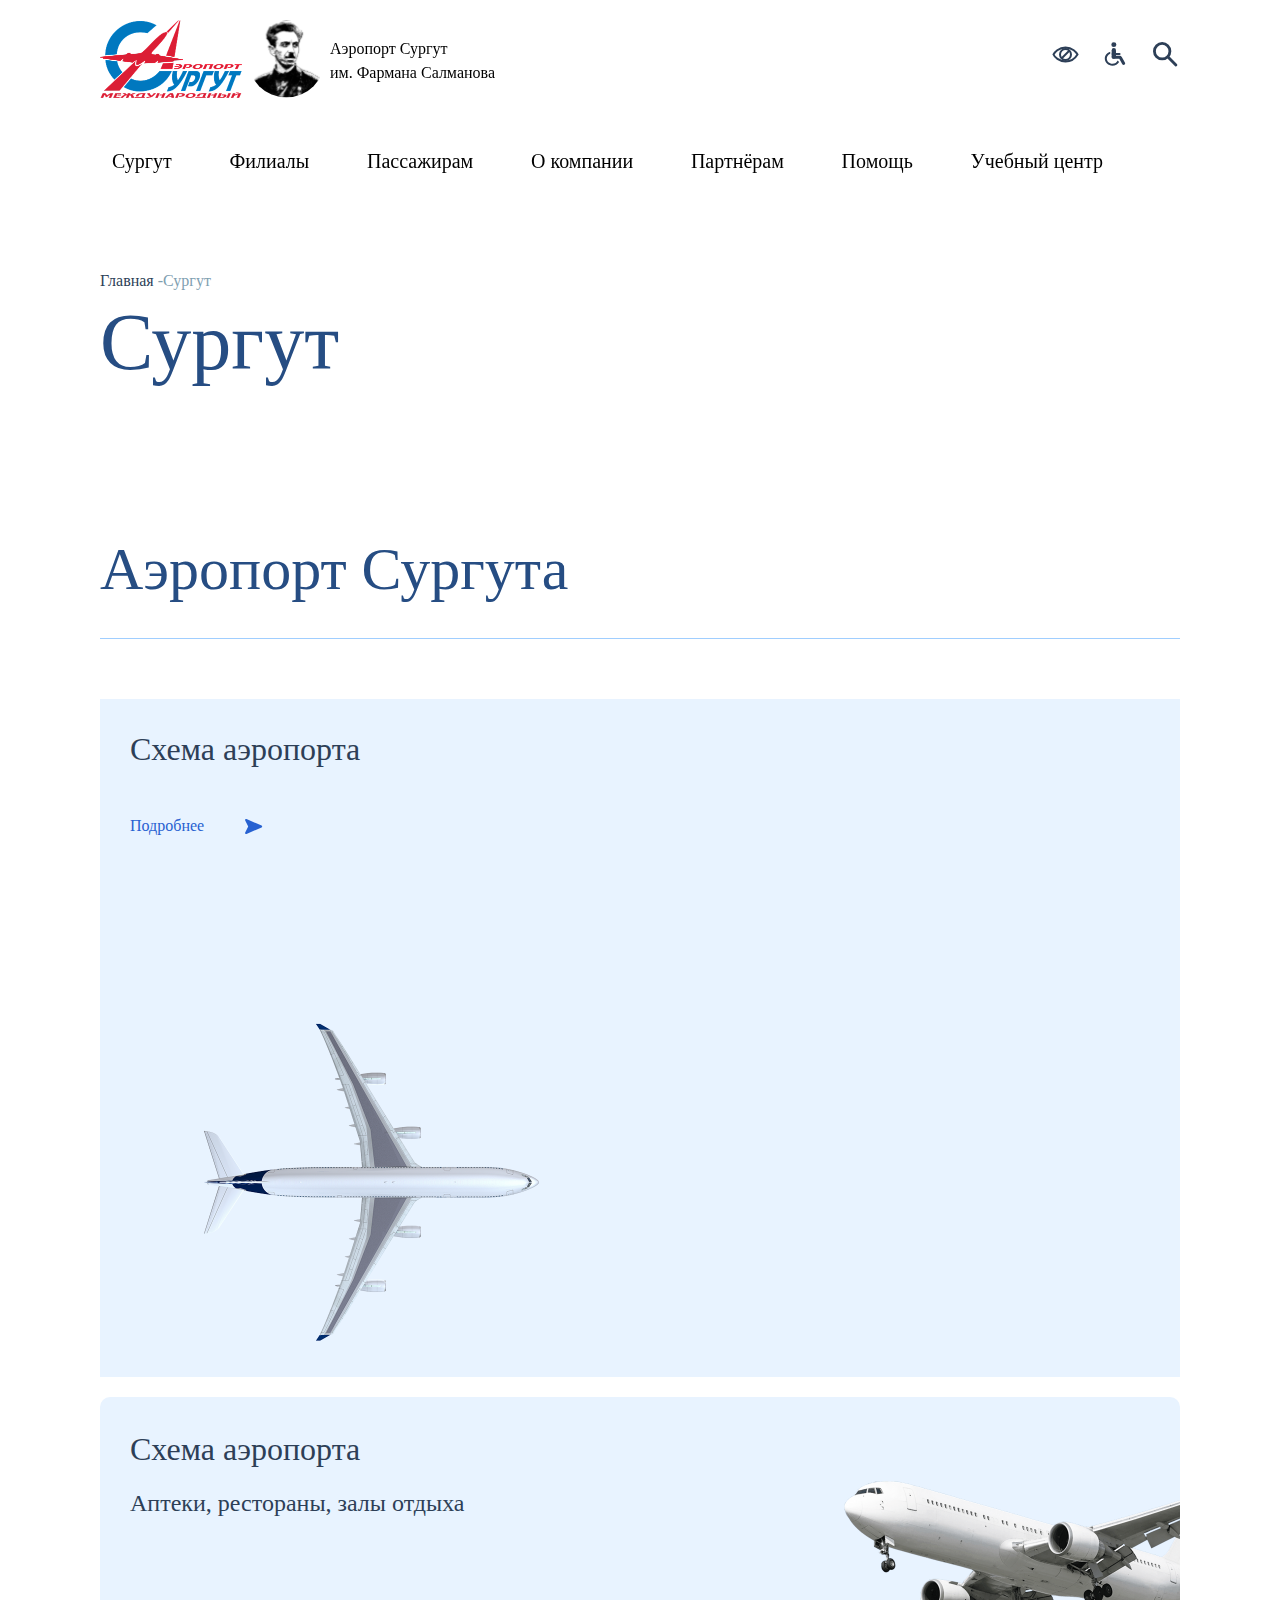
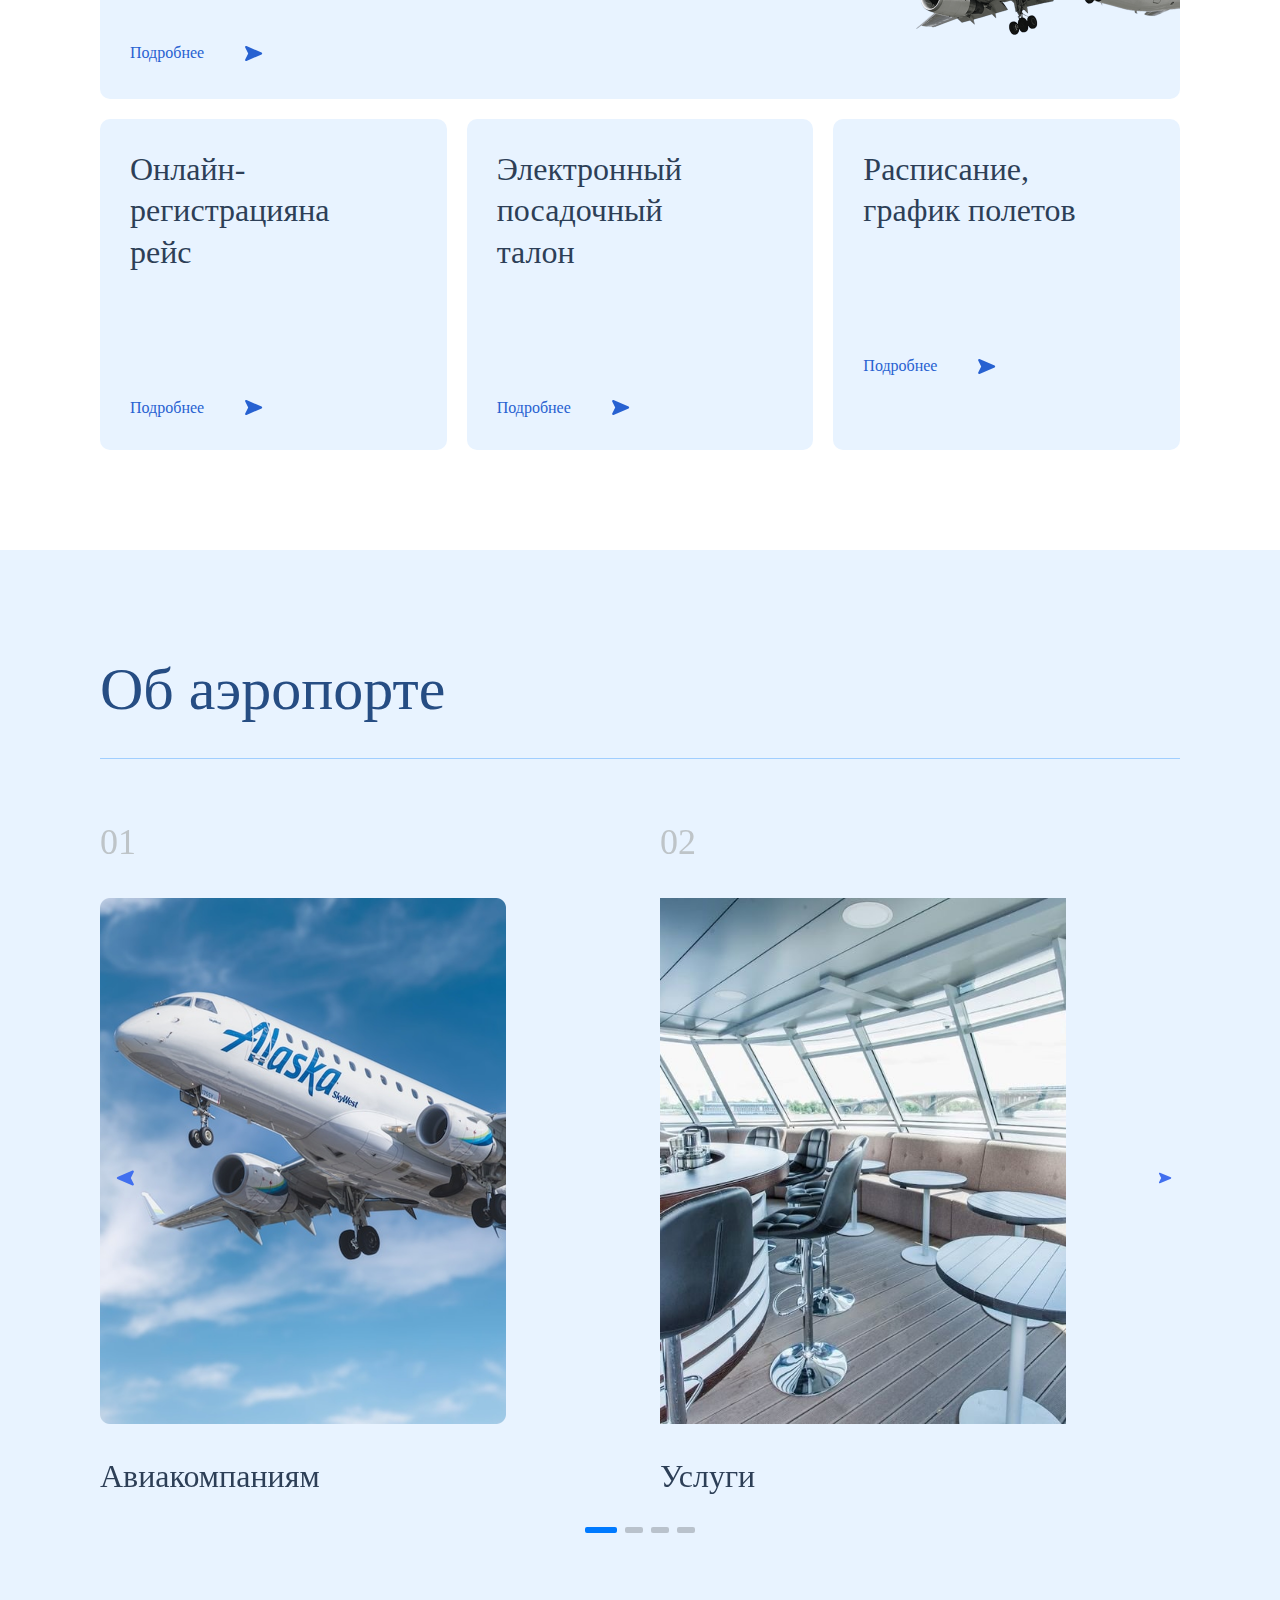
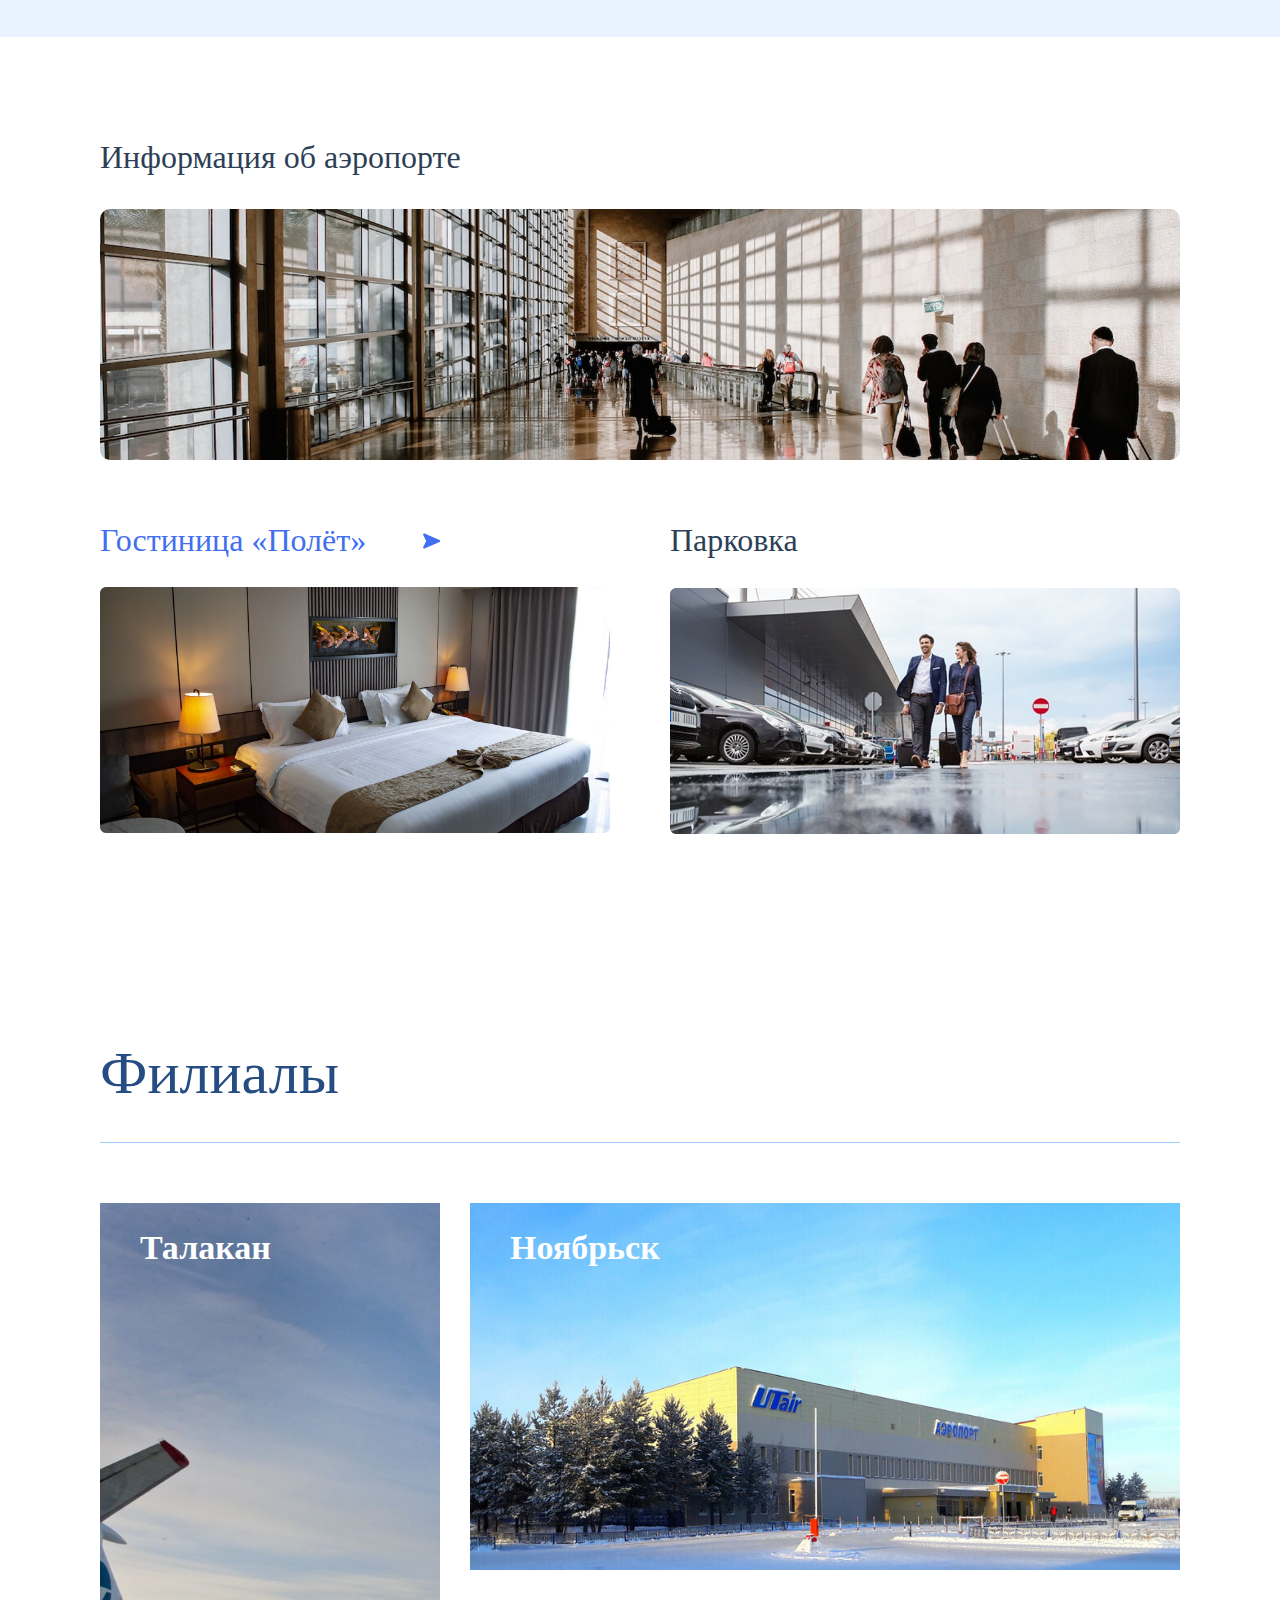
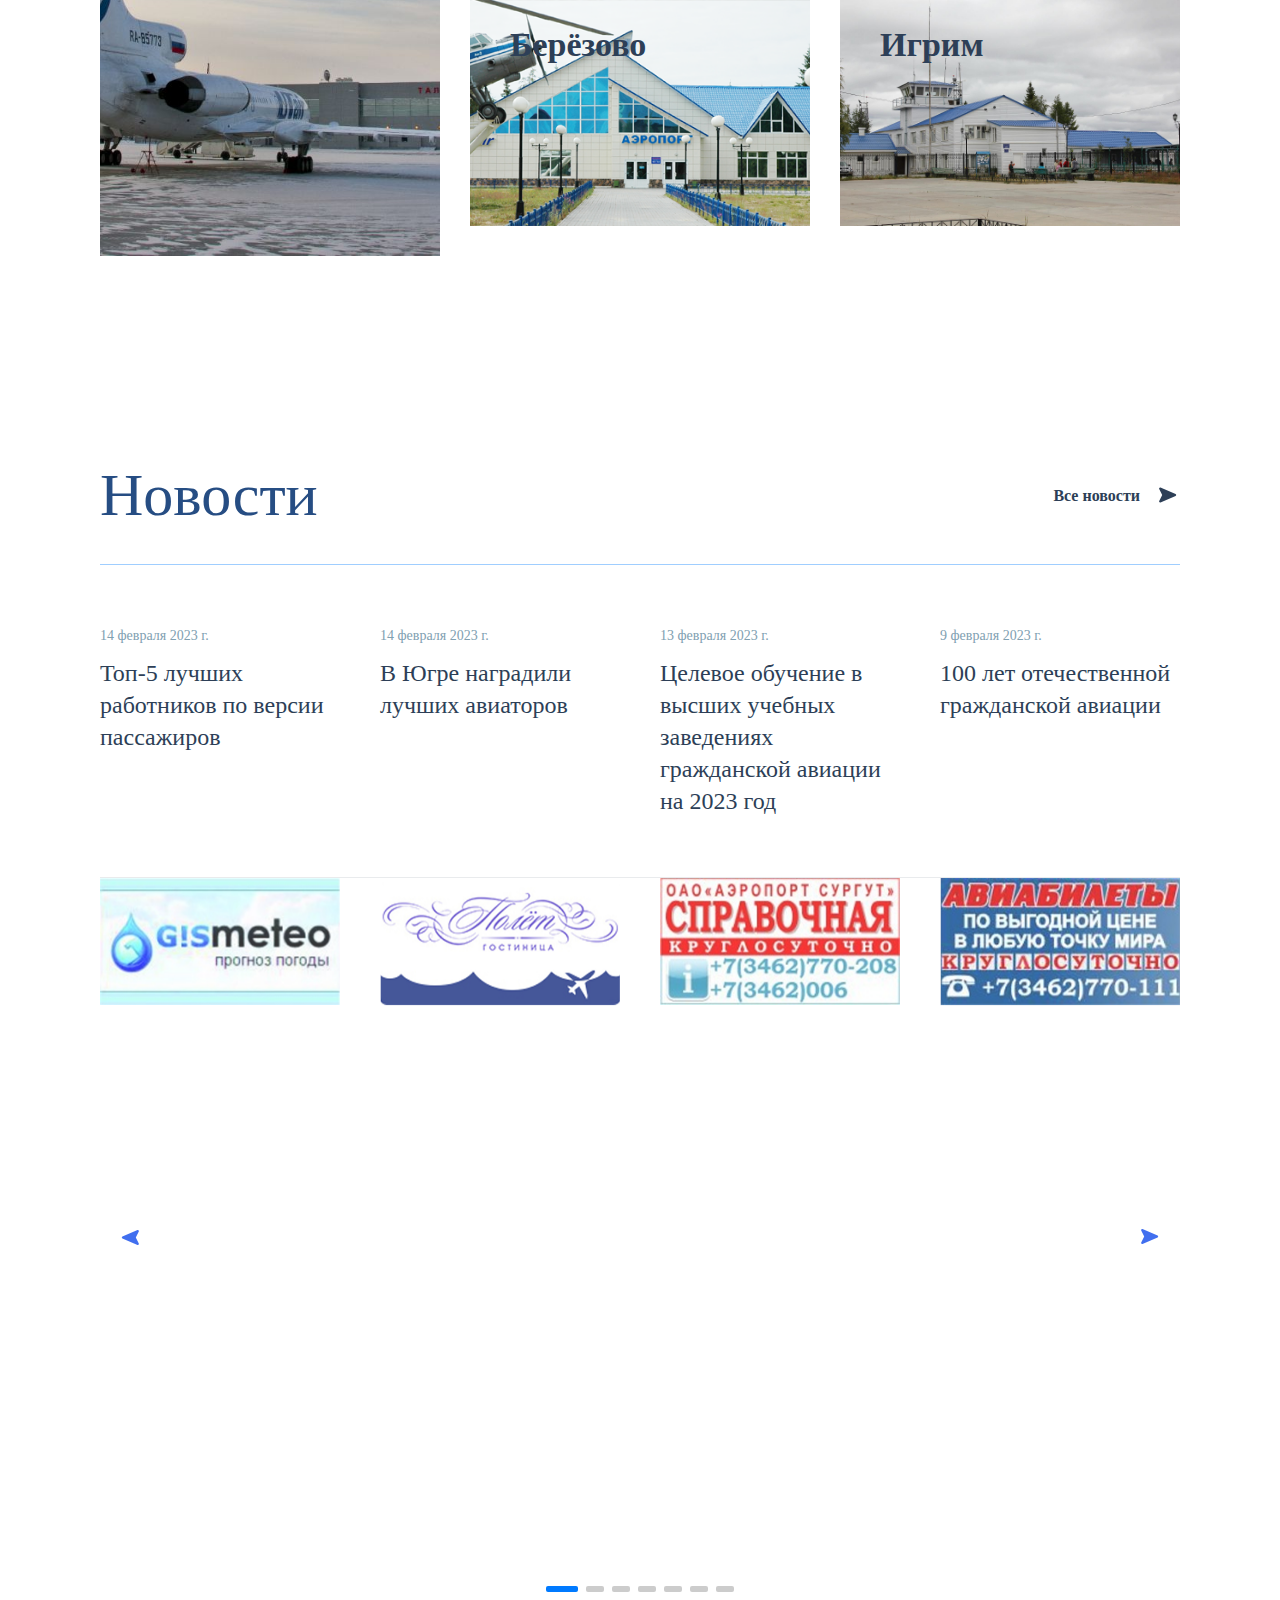
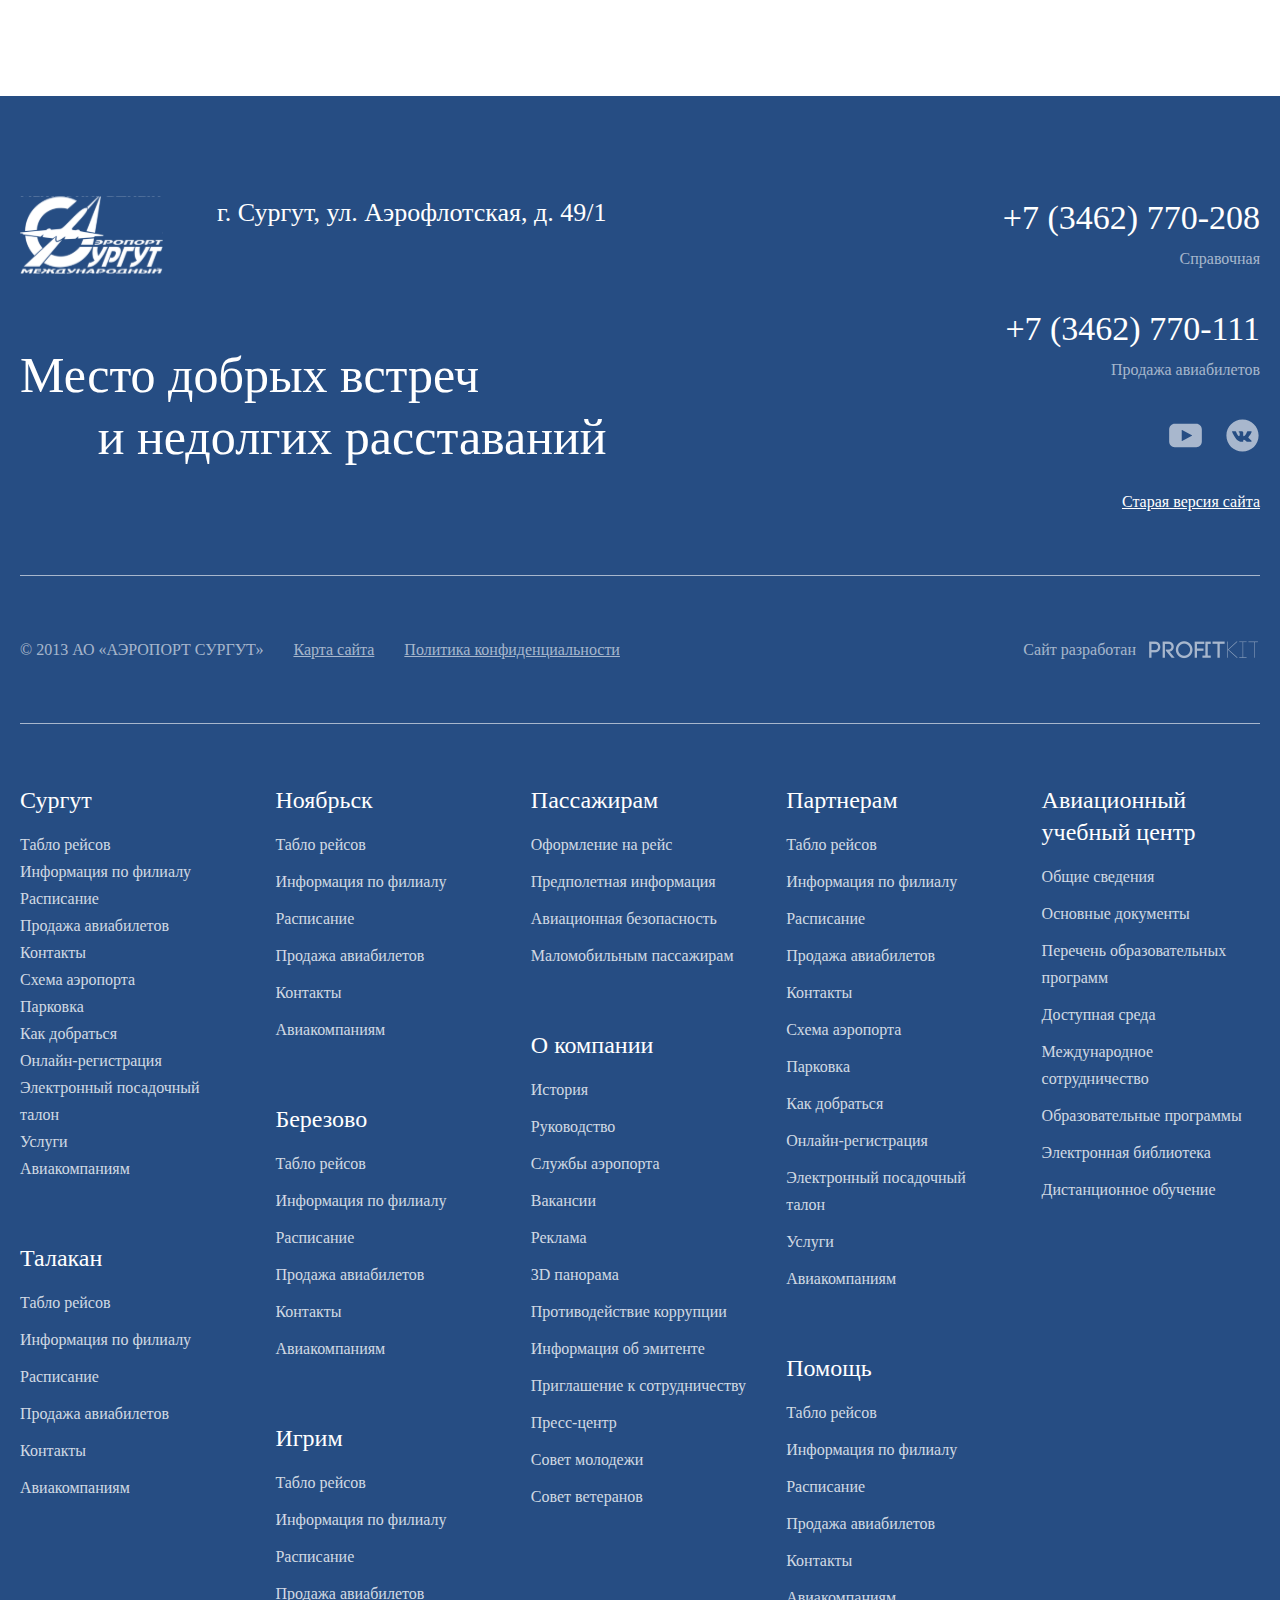
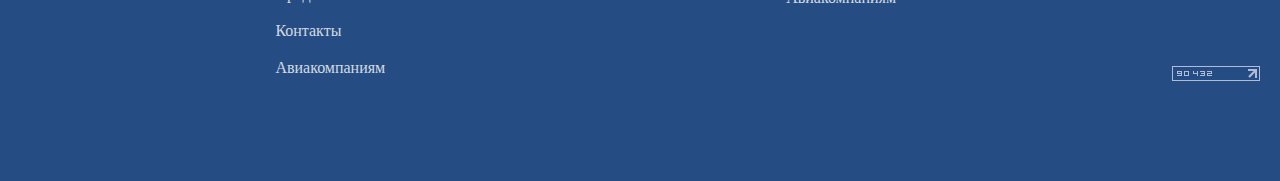
<file: surgut.html>
<!DOCTYPE html>
<html lang="en">
<head>
    <meta charset="UTF-8">
    <meta name="viewport" content="width=device-width, initial-scale=1.0">
    <title>Surgut Airport</title>
    <link rel="stylesheet" href="https://cdn.jsdelivr.net/npm/swiper@11/swiper-bundle.min.css" />
    <link rel="stylesheet" href="css/style.css">
</head>
<body>
<section>

    <header class="header">
        <nav class="navbar">
            <div class="navbar_div">
                <div class="navbar_left">
                    <img src="./img/header/logooo1.png" alt="logo" class="navbar_left_logo1">
                    <img src="./img/header/logo2.svg" alt="logo" class="navbar_left_logo2">
                    <div class="navbar_name">
                        <h3 class="navbar_name_h3 col_b">
                            Аэропорт Сургут
                        </h3>
                        <p class="navbar_name_text col_b">
                            им. Фармана Салманова
                        </p>
                    </div>
                </div>
                <div class="navbar_right">
                    <ul class="navbar_right-ul ff">
                        <li class="navbar_right-li">
                            <a href="#" class="navbar_right-a col_b">Сургут</a>
                            <ul class="navbar_right-li_ul">
                                <li class="navbar_right-li_ul-li">
                                    <a href="#" class="navbar_right-li_ul-li-a">
                                        Табло рейсов
                                    </a>
                                </li>
                                <li class="navbar_right-li_ul-li">
                                    <a href="#" class="navbar_right-li_ul-li-a">
                                        Информация по филиалу
                                    </a>
                                </li>
                                <li class="navbar_right-li_ul-li">
                                    <a href="#" class="navbar_right-li_ul-li-a">
                                        Расписание
                                    </a>
                                </li>
                                <li class="navbar_right-li_ul-li">
                                    <a href="#" class="navbar_right-li_ul-li-a">
                                        Продажа авиабилетов
                                    </a>
                                </li>
                                <li class="navbar_right-li_ul-li">
                                    <a href="#" class="navbar_right-li_ul-li-a">
                                        Контакты
                                    </a>
                                </li>
                                <li class="navbar_right-li_ul-li">
                                    <a href="#" class="navbar_right-li_ul-li-a">
                                        Схема аэропорта
                                    </a>
                                </li>
                                <li class="navbar_right-li_ul-li">
                                    <a href="#" class="navbar_right-li_ul-li-a">
                                        Парковка
                                    </a>
                                </li>

                                <li class="navbar_right-li_ul-li">
                                    <a href="#" class="navbar_right-li_ul-li-a">
                                        Как добраться
                                    </a>
                                </li>
                                <li class="navbar_right-li_ul-li">
                                    <a href="#" class="navbar_right-li_ul-li-a">
                                        Онлайн-регистрация
                                    </a>
                                </li>
                                <li class="navbar_right-li_ul-li">
                                    <a href="#" class="navbar_right-li_ul-li-a">
                                        Электронный посадочный талон
                                    </a>
                                </li>
                                <li class="navbar_right-li_ul-li">
                                    <a href="#" class="navbar_right-li_ul-li-a">
                                        Услуги
                                    </a>
                                </li>
                                <li class="navbar_right-li_ul-li">
                                    <a href="#" class="navbar_right-li_ul-li-a">
                                        Авиакомпаниям
                                    </a>
                                </li>
                            </ul>
                        </li>
                        <li class="navbar_right-li">
                            <a href="#" class="navbar_right-a col_b">Филиалы</a>
                            <ul class="navbar_right-li_ul">
                                <li class="navbar_right-li_ul-li">
                                    <a href="#" class="navbar_right-li_ul-li-a">
                                        Табло рейсов
                                    </a>
                                </li>
                                <li class="navbar_right-li_ul-li">
                                    <a href="#" class="navbar_right-li_ul-li-a">
                                        Информация по филиалу
                                    </a>
                                </li>
                                <li class="navbar_right-li_ul-li">
                                    <a href="#" class="navbar_right-li_ul-li-a">
                                        Расписание
                                    </a>
                                </li>
                                <li class="navbar_right-li_ul-li">
                                    <a href="#" class="navbar_right-li_ul-li-a">
                                        Продажа авиабилетов
                                    </a>
                                </li>
                                <li class="navbar_right-li_ul-li">
                                    <a href="#" class="navbar_right-li_ul-li-a">
                                        Контакты
                                    </a>
                                </li>
                                <li class="navbar_right-li_ul-li">
                                    <a href="#" class="navbar_right-li_ul-li-a">
                                        Схема аэропорта
                                    </a>
                                </li>
                                <li class="navbar_right-li_ul-li">
                                    <a href="#" class="navbar_right-li_ul-li-a">
                                        Парковка
                                    </a>
                                </li>

                                <li class="navbar_right-li_ul-li">
                                    <a href="#" class="navbar_right-li_ul-li-a">
                                        Как добраться
                                    </a>
                                </li>
                                <li class="navbar_right-li_ul-li">
                                    <a href="#" class="navbar_right-li_ul-li-a">
                                        Онлайн-регистрация
                                    </a>
                                </li>
                                <li class="navbar_right-li_ul-li">
                                    <a href="#" class="navbar_right-li_ul-li-a">
                                        Электронный посадочный талон
                                    </a>
                                </li>
                                <li class="navbar_right-li_ul-li">
                                    <a href="#" class="navbar_right-li_ul-li-a">
                                        Услуги
                                    </a>
                                </li>
                                <li class="navbar_right-li_ul-li">
                                    <a href="#" class="navbar_right-li_ul-li-a">
                                        Авиакомпаниям
                                    </a>
                                </li>
                            </ul>
                        </li>
                        <li class="navbar_right-li">
                            <a href="#" class="navbar_right-a col_b">Пассажирам</a>
                            <ul class="navbar_right-li_ul">
                                <li class="navbar_right-li_ul-li">
                                    <a href="#" class="navbar_right-li_ul-li-a">
                                        Оформление на рейс
                                    </a>
                                </li>
                                <li class="navbar_right-li_ul-li">
                                    <a href="#" class="navbar_right-li_ul-li-a">
                                        Предполетная информация
                                    </a>
                                </li>
                                <li class="navbar_right-li_ul-li">
                                    <a href="#" class="navbar_right-li_ul-li-a">
                                        Авиационная безопасность
                                    </a>
                                </li>
                                <li class="navbar_right-li_ul-li">
                                    <a href="#" class="navbar_right-li_ul-li-a">
                                        Маломобильным пассажирам
                                    </a>
                                </li>
                               
                            </ul>
                        </li>
                        <li class="navbar_right-li">
                            <a href="#" class="navbar_right-a col_b">О компании</a>
                            <ul class="navbar_right-li_ul">
                                <li class="navbar_right-li_ul-li">
                                    <a href="#" class="navbar_right-li_ul-li-a">
                                        История
                                    </a>
                                </li>
                                <li class="navbar_right-li_ul-li">
                                    <a href="#" class="navbar_right-li_ul-li-a">
                                        Руководство
                                    </a>
                                </li>
                                <li class="navbar_right-li_ul-li">
                                    <a href="#" class="navbar_right-li_ul-li-a">
                                        Службы аэропорта
                                    </a>
                                </li>
                                <li class="navbar_right-li_ul-li">
                                    <a href="#" class="navbar_right-li_ul-li-a">
                                        Вакансии
                                    </a>
                                </li>
                                <li class="navbar_right-li_ul-li">
                                    <a href="#" class="navbar_right-li_ul-li-a">
                                        Реклама
                                    </a>
                                </li>
                                <li class="navbar_right-li_ul-li">
                                    <a href="#" class="navbar_right-li_ul-li-a">
                                        3D панорама
                                    </a>
                                </li>
                                <li class="navbar_right-li_ul-li">
                                    <a href="#" class="navbar_right-li_ul-li-a">
                                        Противодействие коррупции
                                    </a>
                                </li>

                                <li class="navbar_right-li_ul-li">
                                    <a href="#" class="navbar_right-li_ul-li-a">
                                        Информация об эмитенте
                                    </a>
                                </li>
                                <li class="navbar_right-li_ul-li">
                                    <a href="#" class="navbar_right-li_ul-li-a">
                                        Приглашение к сотрудничеству
                                    </a>
                                </li>
                                <li class="navbar_right-li_ul-li">
                                    <a href="#" class="navbar_right-li_ul-li-a">
                                        Пресс-центр
                                    </a>
                                </li>
                                <li class="navbar_right-li_ul-li">
                                    <a href="#" class="navbar_right-li_ul-li-a">
                                        Совет молодежи
                                    </a>
                                </li>
                                <li class="navbar_right-li_ul-li">
                                    <a href="#" class="navbar_right-li_ul-li-a">
                                        Совет ветеранов
                                    </a>
                                </li>
                            </ul>
                        </li>
                        <li class="navbar_right-li">
                            <a href="#" class="navbar_right-a col_b">Партнёрам</a>
                            <ul class="navbar_right-li_ul">
                                <li class="navbar_right-li_ul-li">
                                    <a href="#" class="navbar_right-li_ul-li-a">
                                        Закупки
                                    </a>
                                </li>
                                <li class="navbar_right-li_ul-li">
                                    <a href="#" class="navbar_right-li_ul-li-a">
                                        Конкурсы
                                    </a>
                                </li>
                                <li class="navbar_right-li_ul-li">
                                    <a href="#" class="navbar_right-li_ul-li-a">
                                        Раскрытие информации
                                    </a>
                                </li>
                                <li class="navbar_right-li_ul-li">
                                    <a href="#" class="navbar_right-li_ul-li-a">
                                        Сертификаты и лицензии
                                    </a>
                                </li>
                                <li class="navbar_right-li_ul-li">
                                    <a href="#" class="navbar_right-li_ul-li-a">
                                        Приаэродромная территория
                                    </a>
                                </li>
                                <li class="navbar_right-li_ul-li">
                                    <a href="#" class="navbar_right-li_ul-li-a">
                                        Безопасность полетов
                                    </a>
                                </li>
                                <li class="navbar_right-li_ul-li">
                                    <a href="#" class="navbar_right-li_ul-li-a">
                                        Бортовое питание
                                    </a>
                                </li>

                                <li class="navbar_right-li_ul-li">
                                    <a href="#" class="navbar_right-li_ul-li-a">
                                        Грузоперевозки
                                    </a>
                                </li>
                                <li class="navbar_right-li_ul-li">
                                    <a href="#" class="navbar_right-li_ul-li-a">
                                        Руководство пользователя
                                    </a>
                                </li>
                            </ul>
                        </li>
                        <li class="navbar_right-li">
                            <a href="#" class="navbar_right-a col_b">Помощь</a>
                            <ul class="navbar_right-li_ul">
                                <li class="navbar_right-li_ul-li">
                                    <a href="#" class="navbar_right-li_ul-li-a">
                                        Бюро находок
                                    </a>
                                </li>
                                <li class="navbar_right-li_ul-li">
                                    <a href="#" class="navbar_right-li_ul-li-a">
                                        Часто задаваемые вопросы
                                    </a>
                                </li>
                                <li class="navbar_right-li_ul-li">
                                    <a href="#" class="navbar_right-li_ul-li-a">
                                        Что можно провозить в самолете
                                    </a>
                                </li>
                                <li class="navbar_right-li_ul-li">
                                    <a href="#" class="navbar_right-li_ul-li-a">
                                        Задать вопрос
                                    </a>
                                </li>
                            </ul>
                        </li>
                        <li class="navbar_right-li">
                            <a href="#" class="navbar_right-a col_b">Учебный центр</a>
                            <ul class="navbar_right-li_ul">
                                <li class="navbar_right-li_ul-li">
                                    <a href="#" class="navbar_right-li_ul-li-a">
                                        Общие сведения
                                    </a>
                                </li>
                                <li class="navbar_right-li_ul-li">
                                    <a href="#" class="navbar_right-li_ul-li-a">
                                        Основные документы
                                    </a>
                                </li>
                                <li class="navbar_right-li_ul-li">
                                    <a href="#" class="navbar_right-li_ul-li-a">
                                        Перечень образовательных программ
                                    </a>
                                </li>
                                <li class="navbar_right-li_ul-li">
                                    <a href="#" class="navbar_right-li_ul-li-a">
                                        Доступная среда
                                    </a>
                                </li>
                                <li class="navbar_right-li_ul-li">
                                    <a href="#" class="navbar_right-li_ul-li-a">
                                        Международное сотрудничество
                                    </a>
                                </li>
                                <li class="navbar_right-li_ul-li">
                                    <a href="#" class="navbar_right-li_ul-li-a">
                                        Образовательные программы
                                    </a>
                                </li>
                                <li class="navbar_right-li_ul-li">
                                    <a href="#" class="navbar_right-li_ul-li-a">
                                        Электронная библиотека
                                    </a>
                                </li>

                                <li class="navbar_right-li_ul-li">
                                    <a href="#" class="navbar_right-li_ul-li-a">
                                        Дистанционное обучение
                                    </a>
                                </li>
                            </ul>
                        </li>
                    </ul>
                    <ul class="navbar_right-ul2">
                        <li class="navbar_right-li j">
                            <a href="#" class="navbar_right_li-a">
                                <img src="./img/header/eys2.svg" alt="eys" class="navbar_right_li-a_img">
                            </a>
                        </li>
                        <li class="navbar_right-li j">
                            <a href="#" class="navbar_right_li-a">
                                <img src="./img/header/kalyaska2.svg" alt="kalyaska" class="navbar_right_li-a_img">
                            </a>
                        </li>
                        <li class="navbar_right-li">
                            <a href="#" class="navbar_right_li-a">
                                <img src="./img/header/search2.svg" alt="search" class="navbar_right_li-a_img">
                            </a>
                        </li>
                        <li class="navbar_right-li f">
                            <a href="#" class="navbar_right_li-a">
                                <img src="./img/header/bars2.svg" alt="eys" class="navbar_right_li-a_img">
                            </a>
                        </li>
                    </ul>
                </div>
            </div>
        
            <div class="block">
                <div class="barss"><img src="./img/footer/bars.svg" alt="logo"></div>
                <ul class="navbar_right-ul h">
                    <li class="navbar_right-li kkk">
                        <a href="#" class="navbar_right-a col_b">Сургут</a>
                         <button class="openn">
                    <img src="./img/footer/w-ar.svg" alt="logo">
                   </button>
                        <ul class="navbar_right-li_ul">
                            <li class="navbar_right-li_ul-li">
                                <a href="#" class="navbar_right-li_ul-li-a">
                                    Табло рейсов
                                </a>
                            </li>
                            <li class="navbar_right-li_ul-li">
                                <a href="#" class="navbar_right-li_ul-li-a">
                                    Информация по филиалу
                                </a>
                            </li>
                            <li class="navbar_right-li_ul-li">
                                <a href="#" class="navbar_right-li_ul-li-a">
                                    Расписание
                                </a>
                            </li>
                            <li class="navbar_right-li_ul-li">
                                <a href="#" class="navbar_right-li_ul-li-a">
                                    Продажа авиабилетов
                                </a>
                            </li>
                            <li class="navbar_right-li_ul-li">
                                <a href="#" class="navbar_right-li_ul-li-a">
                                    Контакты
                                </a>
                            </li>
                            <li class="navbar_right-li_ul-li">
                                <a href="#" class="navbar_right-li_ul-li-a">
                                    Схема аэропорта
                                </a>
                            </li>
                            <li class="navbar_right-li_ul-li">
                                <a href="#" class="navbar_right-li_ul-li-a">
                                    Парковка
                                </a>
                            </li>

                            <li class="navbar_right-li_ul-li">
                                <a href="#" class="navbar_right-li_ul-li-a">
                                    Как добраться
                                </a>
                            </li>
                            <li class="navbar_right-li_ul-li">
                                <a href="#" class="navbar_right-li_ul-li-a">
                                    Онлайн-регистрация
                                </a>
                            </li>
                            <li class="navbar_right-li_ul-li">
                                <a href="#" class="navbar_right-li_ul-li-a">
                                    Электронный посадочный талон
                                </a>
                            </li>
                            <li class="navbar_right-li_ul-li">
                                <a href="#" class="navbar_right-li_ul-li-a">
                                    Услуги
                                </a>
                            </li>
                            <li class="navbar_right-li_ul-li">
                                <a href="#" class="navbar_right-li_ul-li-a">
                                    Авиакомпаниям
                                </a>
                            </li>
                        </ul>
                    </li>
                    <li class="navbar_right-li kkk">
                        <a href="#" class="navbar_right-a col_b">Филиалы</a>
                          <button class="openn">
                    <img src="./img/footer/w-ar.svg" alt="logo">
                   </button>
                        <ul class="navbar_right-li_ul">
                            <li class="navbar_right-li_ul-li">
                                <a href="#" class="navbar_right-li_ul-li-a">
                                    Табло рейсов
                                </a>
                            </li>
                            <li class="navbar_right-li_ul-li">
                                <a href="#" class="navbar_right-li_ul-li-a">
                                    Информация по филиалу
                                </a>
                            </li>
                            <li class="navbar_right-li_ul-li">
                                <a href="#" class="navbar_right-li_ul-li-a">
                                    Расписание
                                </a>
                            </li>
                            <li class="navbar_right-li_ul-li">
                                <a href="#" class="navbar_right-li_ul-li-a">
                                    Продажа авиабилетов
                                </a>
                            </li>
                            <li class="navbar_right-li_ul-li">
                                <a href="#" class="navbar_right-li_ul-li-a">
                                    Контакты
                                </a>
                            </li>
                            <li class="navbar_right-li_ul-li">
                                <a href="#" class="navbar_right-li_ul-li-a">
                                    Схема аэропорта
                                </a>
                            </li>
                            <li class="navbar_right-li_ul-li">
                                <a href="#" class="navbar_right-li_ul-li-a">
                                    Парковка
                                </a>
                            </li>

                            <li class="navbar_right-li_ul-li">
                                <a href="#" class="navbar_right-li_ul-li-a">
                                    Как добраться
                                </a>
                            </li>
                            <li class="navbar_right-li_ul-li">
                                <a href="#" class="navbar_right-li_ul-li-a">
                                    Онлайн-регистрация
                                </a>
                            </li>
                            <li class="navbar_right-li_ul-li">
                                <a href="#" class="navbar_right-li_ul-li-a">
                                    Электронный посадочный талон
                                </a>
                            </li>
                            <li class="navbar_right-li_ul-li">
                                <a href="#" class="navbar_right-li_ul-li-a">
                                    Услуги
                                </a>
                            </li>
                            <li class="navbar_right-li_ul-li">
                                <a href="#" class="navbar_right-li_ul-li-a">
                                    Авиакомпаниям
                                </a>
                            </li>
                        </ul>
                    </li>
                    <li class="navbar_right-li kkk">
                          <button class="openn">
                    <img src="./img/footer/w-ar.svg" alt="logo">
                   </button>
                        <a href="#" class="navbar_right-a col_b">Пассажирам</a>
                        <ul class="navbar_right-li_ul">
                            <li class="navbar_right-li_ul-li">
                                <a href="#" class="navbar_right-li_ul-li-a">
                                    Оформление на рейс
                                </a>
                            </li>
                            <li class="navbar_right-li_ul-li">
                                <a href="#" class="navbar_right-li_ul-li-a">
                                    Предполетная информация
                                </a>
                            </li>
                            <li class="navbar_right-li_ul-li">
                                <a href="#" class="navbar_right-li_ul-li-a">
                                    Авиационная безопасность
                                </a>
                            </li>
                            <li class="navbar_right-li_ul-li">
                                <a href="#" class="navbar_right-li_ul-li-a">
                                    Маломобильным пассажирам
                                </a>
                            </li>
                           
                        </ul>
                    </li>
                    <li class="navbar_right-li kkk">  
                        <button class="openn">
                    <img src="./img/footer/w-ar.svg" alt="logo">
                   </button>
                        <a href="#" class="navbar_right-a col_b">О компании</a>
                        <ul class="navbar_right-li_ul">
                            <li class="navbar_right-li_ul-li">
                                <a href="#" class="navbar_right-li_ul-li-a">
                                    История
                                </a>
                            </li>
                            <li class="navbar_right-li_ul-li">
                                <a href="#" class="navbar_right-li_ul-li-a">
                                    Руководство
                                </a>
                            </li>
                            <li class="navbar_right-li_ul-li">
                                <a href="#" class="navbar_right-li_ul-li-a">
                                    Службы аэропорта
                                </a>
                            </li>
                            <li class="navbar_right-li_ul-li">
                                <a href="#" class="navbar_right-li_ul-li-a">
                                    Вакансии
                                </a>
                            </li>
                            <li class="navbar_right-li_ul-li">
                                <a href="#" class="navbar_right-li_ul-li-a">
                                    Реклама
                                </a>
                            </li>
                            <li class="navbar_right-li_ul-li">
                                <a href="#" class="navbar_right-li_ul-li-a">
                                    3D панорама
                                </a>
                            </li>
                            <li class="navbar_right-li_ul-li">
                                <a href="#" class="navbar_right-li_ul-li-a">
                                    Противодействие коррупции
                                </a>
                            </li>

                            <li class="navbar_right-li_ul-li">
                                <a href="#" class="navbar_right-li_ul-li-a">
                                    Информация об эмитенте
                                </a>
                            </li>
                            <li class="navbar_right-li_ul-li">
                                <a href="#" class="navbar_right-li_ul-li-a">
                                    Приглашение к сотрудничеству
                                </a>
                            </li>
                            <li class="navbar_right-li_ul-li">
                                <a href="#" class="navbar_right-li_ul-li-a">
                                    Пресс-центр
                                </a>
                            </li>
                            <li class="navbar_right-li_ul-li">
                                <a href="#" class="navbar_right-li_ul-li-a">
                                    Совет молодежи
                                </a>
                            </li>
                            <li class="navbar_right-li_ul-li">
                                <a href="#" class="navbar_right-li_ul-li-a">
                                    Совет ветеранов
                                </a>
                            </li>
                        </ul>
                    </li>
                    <li class="navbar_right-li kkk">
                          <button class="openn">
                    <img src="./img/footer/w-ar.svg" alt="logo">
                   </button>
                        <a href="#" class="navbar_right-a col_b">Партнёрам</a>
                        <ul class="navbar_right-li_ul">
                            <li class="navbar_right-li_ul-li">
                                <a href="#" class="navbar_right-li_ul-li-a">
                                    Закупки
                                </a>
                            </li>
                            <li class="navbar_right-li_ul-li">
                                <a href="#" class="navbar_right-li_ul-li-a">
                                    Конкурсы
                                </a>
                            </li>
                            <li class="navbar_right-li_ul-li">
                                <a href="#" class="navbar_right-li_ul-li-a">
                                    Раскрытие информации
                                </a>
                            </li>
                            <li class="navbar_right-li_ul-li">
                                <a href="#" class="navbar_right-li_ul-li-a">
                                    Сертификаты и лицензии
                                </a>
                            </li>
                            <li class="navbar_right-li_ul-li">
                                <a href="#" class="navbar_right-li_ul-li-a">
                                    Приаэродромная территория
                                </a>
                            </li>
                            <li class="navbar_right-li_ul-li">
                                <a href="#" class="navbar_right-li_ul-li-a">
                                    Безопасность полетов
                                </a>
                            </li>
                            <li class="navbar_right-li_ul-li">
                                <a href="#" class="navbar_right-li_ul-li-a">
                                    Бортовое питание
                                </a>
                            </li>

                            <li class="navbar_right-li_ul-li">
                                <a href="#" class="navbar_right-li_ul-li-a">
                                    Грузоперевозки
                                </a>
                            </li>
                            <li class="navbar_right-li_ul-li">
                                <a href="#" class="navbar_right-li_ul-li-a">
                                    Руководство пользователя
                                </a>
                            </li>
                        </ul>
                    </li>
                    <li class="navbar_right-li kkk">
                          <button class="openn">
                    <img src="./img/footer/w-ar.svg" alt="logo">
                   </button>
                        <a href="#" class="navbar_right-a col_b">Помощь</a>
                        <ul class="navbar_right-li_ul">
                            <li class="navbar_right-li_ul-li">
                                <a href="#" class="navbar_right-li_ul-li-a">
                                    Бюро находок
                                </a>
                            </li>
                            <li class="navbar_right-li_ul-li">
                                <a href="#" class="navbar_right-li_ul-li-a">
                                    Часто задаваемые вопросы
                                </a>
                            </li>
                            <li class="navbar_right-li_ul-li">
                                <a href="#" class="navbar_right-li_ul-li-a">
                                    Что можно провозить в самолете
                                </a>
                            </li>
                            <li class="navbar_right-li_ul-li">
                                <a href="#" class="navbar_right-li_ul-li-a">
                                    Задать вопрос
                                </a>
                            </li>
                        </ul>
                    </li>
                    <li class="navbar_right-li kkk">
                          <button class="openn">
                    <img src="./img/footer/w-ar.svg" alt="logo">
                   </button>
                        <a href="#" class="navbar_right-a col_b">Учебный центр</a>
                        <ul class="navbar_right-li_ul">
                            <li class="navbar_right-li_ul-li">
                                <a href="#" class="navbar_right-li_ul-li-a">
                                    Общие сведения
                                </a>
                            </li>
                            <li class="navbar_right-li_ul-li">
                                <a href="#" class="navbar_right-li_ul-li-a">
                                    Основные документы
                                </a>
                            </li>
                            <li class="navbar_right-li_ul-li">
                                <a href="#" class="navbar_right-li_ul-li-a">
                                    Перечень образовательных программ
                                </a>
                            </li>
                            <li class="navbar_right-li_ul-li">
                                <a href="#" class="navbar_right-li_ul-li-a">
                                    Доступная среда
                                </a>
                            </li>
                            <li class="navbar_right-li_ul-li">
                                <a href="#" class="navbar_right-li_ul-li-a">
                                    Международное сотрудничество
                                </a>
                            </li>
                            <li class="navbar_right-li_ul-li">
                                <a href="#" class="navbar_right-li_ul-li-a">
                                    Образовательные программы
                                </a>
                            </li>
                            <li class="navbar_right-li_ul-li">
                                <a href="#" class="navbar_right-li_ul-li-a">
                                    Электронная библиотека
                                </a>
                            </li>

                            <li class="navbar_right-li_ul-li">
                                <a href="#" class="navbar_right-li_ul-li-a">
                                    Дистанционное обучение
                                </a>
                            </li>
                        </ul>
                    </li>
                </ul>
               
            </div>
        </nav>
    </header>

   


</section>
<main>

   <section>
    <div  class="sur_d">
        <div >
            <a href="index.html" class="glavniy">Главная</a> <span><a href="surgut.html" class="glavniy_1">-Сургут</a></span>
        </div>
        <h2 class="h2">Сургут</h2>
    </div>
   </section>

    

       <section>
        <div class="box4">
            <div class="box4_titel">Аэропорт Сургута</div>
            <div class="box4_bottom">
               <div class="box4_bottom-div1">
                <div class="box4-div1">
                    <div class="box4-div1_1">
                      <h3 class="box4-div1_1_h3">Схема аэропорта</h3>
                      <p class="box4-div1_1_p">Аптеки, рестораны, залы отдыха</p>
                      <a href="#" class="box4-div1_1_a">
                        <span>  Подробнее</span>
                          <img src="./img/airportMap/arrow-right.svg" alt="logo">
                      </a>
                    </div>
                    <img class="box4-div1_logo" src="./img/airportMap/logo1.png" alt="logo">
                  </div>
                  <div class="box4-div2">
                      <div class="box4-div1_1 box4-div1_2">
                          <h3 class="box4-div1_1_h3">Онлайн-<br class="br1"  >регистрацияна<br class="br1" > рейс</h3>
                         
                          <a href="" class="box4-div1_1_a">
                            <span>  Подробнее</span>
                              <img src="./img/airportMap/arrow-right.svg" alt="logo">
                          </a>
                        </div>
                        <div class="box4-div1_1 box4-div1_2">
                          <h3 class="box4-div1_1_h3">Электронный <br class="br1" >посадочный<br  class="br1"> талон</h3>
                         
                          <a href="" class="box4-div1_1_a">
                            <span>  Подробнее</span>
                              <img src="./img/airportMap/arrow-right.svg" alt="logo">
                          </a>
                        </div>
                        <div class="box4-div1_1 box4-div1_2">
                          <h3 class="box4-div1_1_h3"> Расписание, <br  class="br1">график полетов</h3>
                         
                          <a href="" class="box4-div1_1_a">
                            <span>  Подробнее</span>
                              <img src="./img/airportMap/arrow-right.svg" alt="logo">
                          </a>
                        </div>
                  </div>
               </div>
               <div class="box4_bottom-div2">
                <h3 class="box4-div1_1_h3 hh3">Схема аэропорта</h3>
                <a href="#" class="box4-div1_1_a mb">
                    <span>  Подробнее</span>
                      <img class="mb_loho"  src="./img/airportMap/arrow-right.svg" alt="logo">
                  </a>
                  <img class="box4_bottom-div2_img" src="./img/airportMap/logo2.png" alt="logo">
               </div>
            </div>
        </div>
       </section>
    
       <section>
        <div class="box5">
            <div class="box4_titel">Об аэропорте</div>
            <div class="box5_div">
                <div class="swiper mySwiper1">
                    <div class="swiper-wrapper">
                      <div class="swiper-slide   " style="width: 390px; margin-right: 7px; " >
                        <div class="box5_div_item">
                            <p class="box5_div_item_text">01</p>
                           <div class="por">
                            <img class="box5_div_item_img" src="./img/about/air.png" alt="air">
                            <ul class="box5_div_item_bl">
                                <li>Перечень услуг в аэропорту</li>
                                <li>Перечень существенных условий заключаемых договоров</li>
                                <li>Порядок оказания услуг в условиях ограниченной технической возможности</li>
                                <li>Нормативы пропускной способности</li>
                                <li>Цены (тарифы, сборы) на услуги</li>
                                <li> Реестр заявок</li>
                                <li>Сведения о технической возможности</li>
                                <li> Сведения о структуре издержек на содержание объектов инфраструктуры</li>
                                 <li> Решение об установлении приаэродромной территории аэродрома</li>
        
                               </ul>
                           </div>
                            <h3 class="box5_div_item_h3">Авиакомпаниям</h3>
                          
                    
                        </div>
                      </div>
                      <div class="swiper-slide  "  style="width: 390px; margin-right: 7px;"  >
                         <div class="box5_div_item">
                        <p class="box5_div_item_text">02</p>
                       <div class="por">
                        <img class="box5_div_item_img" src="./img/about/ofic.png" alt="ofic">
                        <ul class="box5_div_item_bl">
                            <li>Коворкинг-центр</li>
                            <li>Бизнес-зал</li>
                            <li>Камера хранения</li>
                            <li>Ресторан</li>
                            <li>Душевые</li>
                            <li>   Упаковка багажа</li>
                            <li> Комната матери и ребёнка</li>
                            <li>  Залы повышенной комфортности</li>
                             <li>  Оформление опоздавшего пассажира</li>
                             <li>   Авиакассы</li>
                           </ul>
                       </div>
                        <h3 class="box5_div_item_h3">Услуги</h3>
                      
                
                    </div>
                    </div>
                      <div class="swiper-slide  "  style="width: 390px; margin-right: 7px;"  >
                        <div class="box5_div_item">
                            <p class="box5_div_item_text">03</p>
                           <div class="por">
                            <img class="box5_div_item_img" src="./img/about/xafsiz.png" alt="air">
                            <ul class="box5_div_item_bl">
                                <li>Коворкинг-центр</li>
                                <li>Бизнес-зал</li>
                                <li>Камера хранения</li>
                                <li>Ресторан</li>
                                <li>Душевые</li>
                                <li>   Упаковка багажа</li>
                                <li> Комната матери и ребёнка</li>
                                <li>  Залы повышенной комфортности</li>
                                 <li>  Оформление опоздавшего пассажира</li>
                                 <li>   Авиакассы</li>
                               </ul>
                           </div>
                            <h3 class="box5_div_item_h3">Безопасность полётов</h3>
                          
                    
                        </div>
                      </div>
                      <div class="swiper-slide  "  style="width: 390px; margin-right: 7px;"  >
                        <div class="box5_div_item">
                            <p class="box5_div_item_text">04</p>
                           <div class="por">
                            <img class="box5_div_item_img" src="./img/about/bus.png" alt="bus">
                            <ul class="box5_div_item_bl">
                                <li>карту 2ГИС, международные автобусы, городские автобусы</li>
                               
                               </ul>
                           </div>
                            <h3 class="box5_div_item_h3">Как добраться</h3>
                          
                    
                        </div>
                      </div>
                      <div class="swiper-slide  "  style="width: 390px; margin-right: 7px;"  >
                        <div class="box5_div_item">
                            <p class="box5_div_item_text">05</p>
                           <div class="por">
                            <img class="box5_div_item_img" src="./img/about/kontact.png" alt="kontact">
                            <ul class="box5_div_item_bl">
                                <li>Коворкинг-центр</li>
                                <li>Бизнес-зал</li>
                                <li>Камера хранения</li>
                                <li>Ресторан</li>
                                <li>Душевые</li>
                                <li>   Упаковка багажа</li>
                                <li> Комната матери и ребёнка</li>
                                <li>  Залы повышенной комфортности</li>
                                 <li>  Оформление опоздавшего пассажира</li>
                                 <li>   Авиакассы</li>
                               </ul>
                           </div>
                            <h3 class="box5_div_item_h3">Контакты</h3>
                          
                    
                        </div>
                      </div>
                     
                    </div>
                  <div class="pos">
                    <button class="swiper-button-next1"><img src="./img/about/arrow .svg" alt="logo"></button>
                    <button class="swiper-button-prev1"><img src="./img/about/arrow .svg" alt="logo"></button>
                  </div>
                    <div class="swiper-pagination1">
                       
                    </div>
                  </div>

            </div>

        </div>

       </section>

       <section>
        <div class="box6">
            <div class="box6_div1">
                <h3 class="box6_div1_titel">Информация об аэропорте</h3>
                <img class="box6_div1_img" src="./img/about/1.png" alt="logo">
            </div>
            <div class="box6_div2">
                <div class="box6_div2_div1">
                    <a class="box6_div2_a" href="#">
                <span>
                    Гостиница «Полёт»
                </span>     
                <img class="box6_div2_div1_img" src="./img/about/arrow .svg" alt="logo">             
              </a>
              <img class="box6_div2-img1" src="./img/about/2.png" alt="logo">
                </div>
                <div class="box6_div2_div2">
                    <h3 class="box6_div2_div2_h3">Парковка</h3>
                    <img class="box6_div2-img1" src="./img/about/3.png" alt="logo">
                </div>
            </div>
        </div>
       </section>

       <section>
        <div class="box7">
            <div class="box4_titel">Филиалы</div>
            <div class="box7_div">
                <div class="box7_div_left">
                    <img src="./img/fileal/1.png" alt="logo">
                    <h2 class="box7_div_left_h2">
                        Талакан
                    </h2>
                </div>
                <div class="box7_div_right">
                    <div class="box7_div_right_1">
                        <img src="./img/fileal/2.png" alt="logo">
                    <h2 class="box7_div_left_h2">
                        Ноябрьск
                    </h2>
                    </div>
                    <div class="box7_div_right_2">
                        <div class="box7_div_right_2_1">
                            <img src="./img/fileal/3.png" alt="logo">
                            <h2 class="box7_div_left_h2 vc">
                                Берёзово
                            </h2>
                        </div>
                        <div class="box7_div_right_2_1"> 
                              <img src="./img/fileal/4.png" alt="logo">
                            <h2 class="box7_div_left_h2 vc">
                                Игрим
                            </h2>
                        </div>
                    </div>
                </div>
            </div>
        </div>
       </section>

       <section>
        <div class="box8">
            <div class="box4_titel cxz">
                <span>Новости</span>
                <a href="#" class="box8_btn">
                    <span>Все новости</span>
                    <img src="./img/yangiliklar/arrow.svg" alt="arrow">
                </a>
            </div>
            <div class="box8_div1">
                <div class="box8_div1_box">
                    <p class="box8_div1_box_text">14 февраля 2023 г.</p>
                    <h4 class="box8_div1_box_h3">Топ-5 лучших работников по версии пассажиров</h4>
                </div>
                <div class="box8_div1_box">
                    <p class="box8_div1_box_text">14 февраля 2023 г.</p>
                    <h4 class="box8_div1_box_h3">В Югре наградили лучших авиаторов</h4>
                </div>
                <div class="box8_div1_box">
                    <p class="box8_div1_box_text">13 февраля 2023 г.</p>
                    <h4 class="box8_div1_box_h3">Целевое обучение в высших учебных заведениях гражданской авиации на 2023 год</h4>
                </div>
                <div class="box8_div1_box">
                    <p class="box8_div1_box_text">9 февраля 2023 г.</p>
                    <h4 class="box8_div1_box_h3">100 лет отечественной гражданской авиации</h4>
                </div>
            </div>

            <div class="myswip">
                <div class="swiper mySwiper2">
                    <div class="swiper-wrapper">
                      <div class="swiper-slide   " style="width: 390px; margin-right: 7px; " >
                        <div class="box5_div_item">
                          <img src="./img/yangiliklar/1.png" alt="logo">
                        </div>
                      </div>
                      <div class="swiper-slide   " style="width: 390px; margin-right: 7px; " >
                        <div class="box5_div_item">
                          <img src="./img/yangiliklar/2.png" alt="logo">
                        </div>
                      </div>
                      <div class="swiper-slide   " style="width: 390px; margin-right: 7px; " >
                        <div class="box5_div_item">
                          <img src="./img/yangiliklar/3.png" alt="logo">
                        </div>
                      </div>
                      <div class="swiper-slide   " style="width: 390px; margin-right: 7px; " >
                        <div class="box5_div_item">
                          <img src="./img/yangiliklar/4.png" alt="logo">
                        </div>
                      </div>
                      <div class="swiper-slide   " style="width: 390px; margin-right: 7px; " >
                        <div class="box5_div_item">
                          <img src="./img/yangiliklar/5.png" alt="logo">
                        </div>
                      </div>
                      <div class="swiper-slide   " style="width: 390px; margin-right: 7px; " >
                        <div class="box5_div_item">
                          <img src="./img/yangiliklar/6.png" alt="logo">
                        </div>
                      </div>
                      <div class="swiper-slide   " style="width: 390px; margin-right: 7px; " >
                        <div class="box5_div_item">
                          <img src="./img/yangiliklar/7.png" alt="logo">
                        </div>
                      </div>
                      
                     
                    </div>
                  <div class="pos">
                    <button class="swiper-button-next1 btnnn"><img src="./img/about/arrow .svg" alt="logo"></button>
                    <button class="swiper-button-prev1 btnnn"><img src="./img/about/arrow .svg" alt="logo"></button>
                  </div>
                    <div class="swiper-pagination1">
                       
                    </div>
                  </div>
            </div>
        </div>
       </section>
</main>

<footer class="footer">

    <div class="box9">
        <div class="box9_div1">
            <div class="box9_div1_left">
                <div class="box9_div1_left_logo">
                    <img class="footer_logo" src="./img/header/logo.svg" alt="logo">
                    <h2 class="box9_div1_left_logo_h2">г. Сургут, ул. Аэрофлотская, д. 49/1</h2>
                </div>
                <div class="box9_div1_left_text">
                    <p class="box9_div1_left_t tl">Место добрых встреч</p>
                    <p class="box9_div1_left_t r">и недолгих расставаний</p>
                </div>
            </div>
            <div class="box9_div1_right">
                <div class="box9_div1_right_Text">
                    <h3 class="box9_div1_right_Text-h3">+7 (3462) 770-208</h3>
                    <p class="box9_div1_right_Text-text">Справочная</p>
                </div>
                <div class="box9_div1_right_Text">
                    <h3 class="box9_div1_right_Text-h3">+7 (3462) 770-111</h3>
                    <p class="box9_div1_right_Text-text">Продажа авиабилетов</p>
                </div>
                <div class=" imgd">
                    <img src="./img/footer/youtube.svg" alt="youtube">
                    <img src="./img/footer/vk.svg" alt="vk">
                </div>
              <div class="aaa">
                <a href="#" class="box9_textR">Старая версия сайта</a>
              </div>
            </div>
        </div>

        <div class="box9_div2">
            <div class="box9-div1">
                <p class="box9-div1-text">© 2013 АО «АЭРОПОРТ СУРГУТ»</p>
                <a href="#">Карта сайта</a>
                <a href="#">Политика конфиденциальности</a>
            </div>
            <div class="box9-div2">
                <p class="box9-div2_p">Сайт разработан </p>
                <img src="./img/footer/gropu.png" alt="logo">
            </div>
        </div>

        <ul class="box9_ul">
            <li class="box9_1_1">
                <div class="box9_ul_items">
                   <h3>Сургут</h3>
                   <button class="open jsRotet90">
                    <img src="./img/footer/w-ar.svg" alt="logo">
                   </button>
                   <ul class="box9_1 display_blok">
                    <li class="li_box9">
                        <a href="#" class="a_box9">
                            Табло рейсов
                        </a>
                    </li>
                    <li class="li_box9">
                        <a href="#" class="a_box9">
                            Информация по филиалу
                        </a>
                    </li>
                    <li class="li_box9">
                        <a href="#" class="a_box9">
                            Расписание
                        </a>
                    </li>
                    <li class="li_box9">
                        <a href="#" class="a_box9">
                            Продажа авиабилетов
                        </a>
                    </li>
                    <li class="li_box9">
                        <a href="#" class="a_box9">
                            Контакты
                        </a>
                    </li>
                    <li class="li_box9">
                        <a href="#" class="a_box9">
                            Схема аэропорта
                        </a>
                    </li>
                    <li class="li_box9">
                        <a href="#" class="a_box9">
                            Парковка
                        </a>
                    </li>
                    <li class="li_box9">
                        <a href="#" class="a_box9">
                            Как добраться
                        </a>
                    </li>
                    <li class="li_box9">
                        <a href="#" class="a_box9">
                            Онлайн-регистрация
                        </a>
                    </li>
                    <li class="li_box9">
                        <a href="#" class="a_box9">
                            Электронный посадочный талон
                        </a>
                    </li>
                    <li class="li_box9">
                        <a href="#" class="a_box9">
                            Услуги
                        </a>
                    </li>
                    <li class="li_box9">
                        <a href="#" class="a_box9">
                            Авиакомпаниям
                        </a>
                    </li>
                  
                   </ul>
                </div>
                <div class="box9_ul_items">
                    <h3>Талакан</h3>
                    <button class="open">
                        <img src="./img/footer/w-ar.svg" alt="logo">
                       </button>
                    <ul class="box9_1">
                     <li class="li_box9">
                         <a href="#" class="a_box9">
                            Табло рейсов
                         </a>
                     </li>
                     <li class="li_box9">
                         <a href="#" class="a_box9">
                            Информация по филиалу
                         </a>
                     </li>
                     <li class="li_box9">
                         <a href="#" class="a_box9">
                             Расписание
                         </a>
                     </li>
                     <li class="li_box9">
                         <a href="#" class="a_box9">
                             Продажа авиабилетов
                         </a>
                     </li>
                     <li class="li_box9">
                         <a href="#" class="a_box9">
                             Контакты
                         </a>
                     </li>
                     <li class="li_box9">
                         <a href="#" class="a_box9">
                            Авиакомпаниям
                         </a>
                     </li>
                    </ul>
                 </div>
            </li>

            <li class="box9_1_1">
                <div class="box9_ul_items">
                   <h3>Ноябрьск</h3>
                   <button class="open">
                    <img src="./img/footer/w-ar.svg" alt="logo">
                   </button>
                   <ul class="box9_1 ">
                    <li class="li_box9">
                        <a href="#" class="a_box9">
                            Табло рейсов
                        </a>
                    </li>
                    <li class="li_box9">
                        <a href="#" class="a_box9">
                            Информация по филиалу
                        </a>
                    </li>
                    <li class="li_box9">
                        <a href="#" class="a_box9">
                            Расписание
                        </a>
                    </li>
                    <li class="li_box9">
                        <a href="#" class="a_box9">
                            Продажа авиабилетов
                        </a>
                    </li>
                    <li class="li_box9">
                        <a href="#" class="a_box9">
                            Контакты
                        </a>
                    </li>
                    <li class="li_box9">
                        <a href="#" class="a_box9">
                            Авиакомпаниям
                        </a>
                    </li>
                    
                   </ul>
                </div>
                <div class="box9_ul_items">
                    <h3>Березово</h3>
                    <button class="open">
                        <img src="./img/footer/w-ar.svg" alt="logo">
                       </button>
                    <ul class="box9_1">
                     <li class="li_box9">
                         <a href="#" class="a_box9">
                            Табло рейсов
                         </a>
                     </li>
                     <li class="li_box9">
                         <a href="#" class="a_box9">
                            Информация по филиалу
                         </a>
                     </li>
                     <li class="li_box9">
                         <a href="#" class="a_box9">
                             Расписание
                         </a>
                     </li>
                     <li class="li_box9">
                         <a href="#" class="a_box9">
                             Продажа авиабилетов
                         </a>
                     </li>
                     <li class="li_box9">
                         <a href="#" class="a_box9">
                             Контакты
                         </a>
                     </li>
                     <li class="li_box9">
                         <a href="#" class="a_box9">
                            Авиакомпаниям
                         </a>
                     </li>
                    </ul>
                 </div>
                 <div class="box9_ul_items">
                    <h3>Игрим</h3>
                    <button class="open">
                        <img src="./img/footer/w-ar.svg" alt="logo">
                       </button>
                    <ul class="box9_1">
                     <li class="li_box9">
                         <a href="#" class="a_box9">
                            Табло рейсов
                         </a>
                     </li>
                     <li class="li_box9">
                         <a href="#" class="a_box9">
                            Информация по филиалу
                         </a>
                     </li>
                     <li class="li_box9">
                         <a href="#" class="a_box9">
                             Расписание
                         </a>
                     </li>
                     <li class="li_box9">
                         <a href="#" class="a_box9">
                             Продажа авиабилетов
                         </a>
                     </li>
                     <li class="li_box9">
                         <a href="#" class="a_box9">
                             Контакты
                         </a>
                     </li>
                     <li class="li_box9">
                         <a href="#" class="a_box9">
                            Авиакомпаниям
                         </a>
                     </li>
                    </ul>
                 </div>
            </li>

            <li class="box9_1_1">
                <div class="box9_ul_items">
                    <h3>Пассажирам</h3>
                    <button class="open">
                        <img src="./img/footer/w-ar.svg" alt="logo">
                       </button>
                    <ul class="box9_1">
                     <li class="li_box9">
                         <a href="#" class="a_box9">
                            Оформление на рейс
                         </a>
                     </li>
                     <li class="li_box9">
                         <a href="#" class="a_box9">
                            Предполетная информация
                         </a>
                     </li>
                     <li class="li_box9">
                         <a href="#" class="a_box9">
                            Авиационная безопасность
                         </a>
                     </li>
                     <li class="li_box9">
                         <a href="#" class="a_box9">
                            Маломобильным пассажирам
                         </a>
                     </li>
                   
                    </ul>
                 </div>
                <div class="box9_ul_items">
                   <h3>О компании</h3>
                   <button class="open">
                    <img src="./img/footer/w-ar.svg" alt="logo">
                   </button>
                   <ul class="box9_1">
                    <li class="li_box9">
                        <a href="#" class="a_box9">
                            История
                        </a>
                    </li>
                    <li class="li_box9">
                        <a href="#" class="a_box9">
                            Руководство
                        </a>
                    </li>
                    <li class="li_box9">
                        <a href="#" class="a_box9">
                            Службы аэропорта
                        </a>
                    </li>
                    <li class="li_box9">
                        <a href="#" class="a_box9">
                            Вакансии
                        </a>
                    </li>
                    <li class="li_box9">
                        <a href="#" class="a_box9">
                            Реклама
                        </a>
                    </li>
                    <li class="li_box9">
                        <a href="#" class="a_box9">
                            3D панорама
                        </a>
                    </li>
                    <li class="li_box9">
                        <a href="#" class="a_box9">
                            Противодействие коррупции
                        </a>
                    </li>
                    <li class="li_box9">
                        <a href="#" class="a_box9">
                            Информация об эмитенте
                        </a>
                    </li>
                    <li class="li_box9">
                        <a href="#" class="a_box9">
                            Приглашение к сотрудничеству
                        </a>
                    </li>
                    <li class="li_box9">
                        <a href="#" class="a_box9">
                            Пресс-центр
                        </a>
                    </li>
                    <li class="li_box9">
                        <a href="#" class="a_box9">
                            Совет молодежи
                        </a>
                    </li>
                    <li class="li_box9">
                        <a href="#" class="a_box9">
                            Совет ветеранов
                        </a>
                    </li>
                  
                   </ul>
                </div>
                
            </li>

            <li class="box9_1_1">
                <div class="box9_ul_items">
                   <h3>Партнерам</h3>
                   <button class="open">
                    <img src="./img/footer/w-ar.svg" alt="logo">
                   </button>
                   <ul class="box9_1">
                    <li class="li_box9">
                        <a href="#" class="a_box9">
                            Табло рейсов
                        </a>
                    </li>
                    <li class="li_box9">
                        <a href="#" class="a_box9">
                            Информация по филиалу
                        </a>
                    </li>
                    <li class="li_box9">
                        <a href="#" class="a_box9">
                            Расписание
                        </a>
                    </li>
                    <li class="li_box9">
                        <a href="#" class="a_box9">
                            Продажа авиабилетов
                        </a>
                    </li>
                    <li class="li_box9">
                        <a href="#" class="a_box9">
                            Контакты
                        </a>
                    </li>
                    <li class="li_box9">
                        <a href="#" class="a_box9">
                            Схема аэропорта
                        </a>
                    </li>
                    <li class="li_box9">
                        <a href="#" class="a_box9">
                            Парковка
                        </a>
                    </li>
                    <li class="li_box9">
                        <a href="#" class="a_box9">
                            Как добраться
                        </a>
                    </li>
                    <li class="li_box9">
                        <a href="#" class="a_box9">
                            Онлайн-регистрация
                        </a>
                    </li>
                    <li class="li_box9">
                        <a href="#" class="a_box9">
                            Электронный посадочный талон
                        </a>
                    </li>
                    <li class="li_box9">
                        <a href="#" class="a_box9">
                            Услуги
                        </a>
                    </li>
                    <li class="li_box9">
                        <a href="#" class="a_box9">
                            Авиакомпаниям
                        </a>
                    </li>
                  
                   </ul>
                </div>
                <div class="box9_ul_items">
                    <h3>Помощь</h3>
                    <button class="open">
                        <img src="./img/footer/w-ar.svg" alt="logo">
                       </button>
                    <ul class="box9_1">
                     <li class="li_box9">
                         <a href="#" class="a_box9">
                            Табло рейсов
                         </a>
                     </li>
                     <li class="li_box9">
                         <a href="#" class="a_box9">
                            Информация по филиалу
                         </a>
                     </li>
                     <li class="li_box9">
                         <a href="#" class="a_box9">
                             Расписание
                         </a>
                     </li>
                     <li class="li_box9">
                         <a href="#" class="a_box9">
                             Продажа авиабилетов
                         </a>
                     </li>
                     <li class="li_box9">
                         <a href="#" class="a_box9">
                             Контакты
                         </a>
                     </li>
                     <li class="li_box9">
                         <a href="#" class="a_box9">
                            Авиакомпаниям
                         </a>
                     </li>
                    </ul>
                 </div>
            </li>

            <li class="box9_1_1 fdds">
                <div class="box9_ul_items">
                   <h3>Авиационный учебный центр</h3>
                   <button class="open">
                    <img src="./img/footer/w-ar.svg" alt="logo">
                   </button>
                   <ul class="box9_1">
                    <li class="li_box9">
                        <a href="#" class="a_box9">
                            Общие сведения
                        </a>
                    </li>
                    <li class="li_box9">
                        <a href="#" class="a_box9">
                            Основные документы
                        </a>
                    </li>
                    <li class="li_box9">
                        <a href="#" class="a_box9">
                            Перечень образовательных программ
                        </a>
                    </li>
                    <li class="li_box9">
                        <a href="#" class="a_box9">
                            Доступная среда
                        </a>
                    </li>
                    <li class="li_box9">
                        <a href="#" class="a_box9">
                            Международное сотрудничество
                        </a>
                    </li>
                    <li class="li_box9">
                        <a href="#" class="a_box9">
                            Образовательные программы
                        </a>
                    </li>
                    <li class="li_box9">
                        <a href="#" class="a_box9">
                            Электронная библиотека
                        </a>
                    </li>
                    <li class="li_box9">
                        <a href="#" class="a_box9">
                            Дистанционное обучение
                        </a>
                    </li>
                    </ul>
                </div>
                <div class="box9_ul_items fdddd">
                   <a href="#">
                    <img class="raqam" src="./img/footer/raqam.png" alt="raqam">
                   </a>
                 </div>
            </li>
        </ul>
    </div>
</footer>

<script src="https://cdn.jsdelivr.net/npm/swiper@11/swiper-bundle.min.js"></script>
<script src="js/main.js"></script>
</body>
</html>
</file>
<file: css/style.css>
* {
    box-sizing: border-box;
    margin: 0;
}
img {
    max-width: 100%;
    height: auto;
    vertical-align: middle;
}
span, a, label {
    display: inline-block;
}
*::before, *::after {
    box-sizing: border-box;
}
li{
    list-style: none;
}
/* section1 end/ */
/* INDEX.HTML START */
.contener{
    background-image: url('../img/header/bg-logo.jpg');
    background-position: center;
    background-size: cover;
    background-repeat: no-repeat;
}

.header{
    padding: 20px 100px;
    max-width: 1920px;
    margin: auto;
position: sticky;

width: 100%;
 top: 0px;
 left: 0;
 z-index: 9999999;
}

.navbar_div{
    display: flex;
    justify-content: space-between;
    align-items: center;
    gap: 129px ;
    flex-wrap:  wrap;
}
.navbar_left{
    max-width: 427px;
    display: flex;
    justify-content: space-between;
    align-items: center;
    gap: 5px;
}
.navbar_left_logo1{
    max-width: 142px;
}
.navbar_left_logo2{
    width: 78px;
    height: 78px;
}
.navbar_name{
    max-width: 177px;
   
}
.navbar_name_h3, .navbar_name_text{
    font-family: Verdana;
font-weight: 400;
font-size: 16px;
color: #FFFFFF;
text-decoration: none;
}
.navbar_name_h3{
    line-height: 27px;
    text-wrap: nowrap;
}
.navbar_name_text{
line-height: 22px;
text-wrap: nowrap;
}

.navbar_right{
    max-width: 1163px;  
}
.navbar_right, .navbar_right-ul, .navbar_right-ul2{
    display: flex;
    justify-content: space-between;
    align-items: center;
    gap: 40px;
}

.navbar_right-ul, .navbar_right-ul2{
padding: 0;
list-style: none;
}
.navbar_right-ul{
    max-width: 991px;
}

.navbar_right-a{
    text-decoration: none;
    font-family: Golos Text;
font-weight: 500;
font-size: 20px;
line-height: 27px;
color: #FFFFFF;
text-wrap: nowrap;
border-bottom: 2px solid transparent;

}

.navbar_right-ul2{
    gap: 20px;
    max-width: 132px;
}
.navbar_right-li{
    list-style: none;
    position: relative;
   padding-bottom: 10px;
   transition: 0.2s all linear;
}


.navbar_right-li_ul{
    position: absolute;
    border: 0;
    border-radius: 15px;
    padding: 25px 30px;
background-color: white;
    display: flex;
    flex-direction: column;
    gap: 10px;
    width: 360px;
    left: 0;
    top: 100%;
   display: none;
z-index: 100;
transition: 0.2s all   linear;
}
.navbar_right-li_ul-li{
    list-style: none;
    font-family: Verdana;
font-weight: 400;
font-size: 16px;
line-height: 27px;


}
.navbar_right-li_ul-li-a{
    color: #2D3F57;
    text-decoration: none;
  
}

.navbar_right_li-a{
    text-decoration: none;
   

}
.navbar_right-li:hover .navbar_right-a{
    border-bottom: 2px solid #DB1E35;
    color: #DB1E35;
}
.navbar_right-li:hover .navbar_right-li_ul{
display: block;
}


.navbar_right_li-a_img{
    width: 30px;
    height: 30px;
}
.navbar_right-li_ul-li:hover .navbar_right-li_ul-li-a{
color: #DB1E35;
}

.block{
    display: none;
    padding: 20px 12px;

}
.barss{
    position: absolute;
    right: 12px;
    top:  20px;
    display: none;
}
.f{
    display: none;
}
.box1{
padding: 40px 100px;
}
.box1-box{
    max-width: 1720px;
    margin: auto;
}
.box1_h1{
    font-family: Golos Text;
font-weight: 600;
font-size: 230px;
line-height: 276px;
color: #F9F4F4;
margin-bottom: 30px;
}
.box1_text{
    font-family: Golos Text;
    font-weight: 600;
    font-size: 30px;
    line-height: 36px;
    color: #FFFFFF;
margin-bottom: 231px;
}
.box1_tablo{
    text-decoration: none;
    padding:  20px 30px;    
    background-color: #DB1E35;
    color: #FFFFFF;
    display: flex;
    justify-content: space-between;
    align-items: center;
    max-width: 314px;
    margin: auto;
    border-radius: 5px;
    margin-bottom: 53px;
}

.box1_tablo-text{
    font-family: Verdana;
font-weight: 700;
font-size: 16px;
line-height: 27px;

}
.box1_div{
    max-width: 340px;
    display: flex;
    flex-direction: column;
    gap: 5px;
    border-radius: 10px;
   
}
.box1_left{
    display: flex;
    justify-content: space-between;
    gap: 20px;
}
.box1_div_first{
    padding: 20px;
    background-color: #D1D3D7;
}
.box1_div-btn{
    display: flex;
    justify-content: space-between;
    align-items: center;
    max-width: 300px;
    margin: auto;
    padding-bottom: 10px;
    border-bottom: 1px solid #EDF3FA;
    margin-bottom: 5px;
}
.div-btn_p{
    font-family: Verdana;
font-weight: 700;
font-size: 16px;
line-height: 27px;
color: #DB1E35;

}

.div-btn-t-t{
    font-family: Verdana;
font-weight: 400;
font-size: 16px;
line-height: 27px;
letter-spacing: 0%;
color: #425C7F99;
}

.div-btn-t{
    display: flex;
    justify-content: space-between;
    align-items: center;
    gap: 10px;
    max-width: 111px;
}

.div-btn-btn{
    border: none;
    background: transparent;
    width: 24px;
    height: 13px;
    cursor: pointer;
}
.fd{
    border: none;
    background: transparent;
    width: 24px;
    height: 13px;
    cursor: pointer  ;
       border: none;
    background: transparent;
    width: 24px;
    height: 13px;
    cursor: pointer;
}
.div-btn-btn img{
    width: 100%;
    height: 100%;
}
.box1_div_first_block{
    display: none;
}
.box1_div_first_block_img{
    max-width: 300px;
    margin: auto;
    margin-bottom: 5px;
}
.box1_div_first_block_text{
    font-family: Verdana;
font-weight: 400;
font-size: 16px;
line-height: 27px;
color: #2D3F57;

}
/* section1 end/ */

/* box2 start */
.box2{
    border: 1px 0 1px solid #416FEF;
    background-color: #416FEF;
}
.box2_text{
    max-width: 631px;
    margin: auto;
    padding: 9px 0;
    font-family: Golos Text;
font-weight: 500;
font-size: 24px;
line-height: 32px;
color: #FFFFFF;
text-align: center;
    animation: anim 8s linear infinite;
}
@keyframes anim {
    0%{
        transform: translateX(100%);

    }
    100%{
        transform: translateX(-150%);
    }
}
/* box2 end */

/* box3 start */
.box3{
    padding: 100px 20px;
    background-image:linear-gradient(#F5F1F199, #F5F1F199), url('../img/departure/bg-logo.jpeg') ;
    background-position: center;
    background-size: cover;
    background-repeat: no-repeat;
}
.box3_first{
    max-width: 1720px;
    margin: auto;
    display: flex;
    justify-content: space-between;
    align-items: center;
    padding-bottom: 20px;
    border-bottom: 1px solid #EDF3FA;
    margin-bottom: 40px;
}
.box3_first_div1{
max-width: 793px;
}

.box3_first_div2{
    max-width: 398px;
}
.box3_first_div1_h{
    display: flex;
    justify-content: space-between;
    align-items: center;
    gap: 10px;
}
.box3_first_div1_text{
    font-family: Golos Text;
font-weight: 500;
font-size: 24px;
line-height: 32px;
color: #2D3F57;

}


.box3_first_div1_h-h2{
    font-family: Golos Text;
font-weight: 500;
font-size: 60px;
line-height: 78px;
color: #264D83;
}
.box3_first_div1_h_h2_span{
    font-family: Golos Text;
    font-weight: 500;
    font-size: 60px;
    line-height: 78px;
    color:  #425C7F99;
    margin-right: 70px;
  }
.box3_first_div2{
    display: flex;
    justify-content: space-between;
    align-items: center;
    gap: 70px;
}
.box3_first_div2-div{
    max-width: 89px;
}
.box3_first_div2-div_f{
    display: flex;
    justify-content: space-between;
    align-items: center;   
}
.gradus{
    font-family: Golos Text;
font-weight: 500;
font-size: 24px;
line-height: 32px;
color: #2D3F57;

}
.soat{
    font-family: Golos Text;
font-weight: 500;
font-size: 32px;
line-height: 41.6px;
color: #416FEF;
}

.soat_1{
    color: #DB1E35;
}
.joy{
    font-family: Verdana;
font-weight: 400;
font-size: 16px;
line-height: 27px;
color: #2D3F57;

}
.box3_two{
    display: flex;
    justify-content: space-between;
    align-items: flex-start;
    max-width: 1720px;
    margin: auto;
}
.box3_two_1{
    display: flex;
    flex-direction: column;
    gap: 10px;
    padding: 0;
}
.box3_two_1_li{
    display: flex;
    justify-content: space-between;
    align-items: center;
    padding: 21px 30px;
    max-width: 1270px;
    margin: auto;
    gap: 70px;
    background: #F8F9FB;
}
.m{
    max-width: 1270px;
    width: 100%;
}
.box3_two_1_li-first{
    max-width: 560px;
    display: flex;
    justify-content: space-between;
    align-items: center;    
    gap: 20px;
}

.box3_soat{
    font-family: Golos Text;
font-weight: 500;
font-size: 20px;
line-height: 28px;
color: #2D3F57;

}
.box3_nom{
    font-family: Golos Text;
font-weight: 700;
font-size: 20px;
line-height: 28px;
color: #2D3F57;
width: 350px;
}
.box3_nom span{
    font-family: Golos Text;
    font-weight: 700;
    font-size: 20px;
    line-height: 28px;
  color: #DB1E35;
    
}
.box3_kod{
    font-family: Golos Text;
font-weight: 500;
font-size: 20px;
line-height: 28px;
color: #2D3F57;
text-align: center;

}

.box3-img{
    width: 90px;
    height: 40px;
}
.box3_two_1_li-two{
    display: flex;
    justify-content: space-between;             
    align-items: center;
    max-width: 420px;
    gap: 20px;

}
.box3_ish{
    font-family: Golos Text;
font-weight: 500;
font-size: 20px;
line-height: 28px;
color: #2D3F57;
text-align: center;
width: 100px;
}

.box3_redes{
    font-family: Golos Text;
font-weight: 500;
font-size: 20px;
line-height: 28px;
color: #2D3F57;
text-align: center;
width: 300px;

}


.box3_two_1_li-a{
    text-decoration: none;
max-width: 210px;
margin: auto;
display: flex;
justify-content: space-between;
align-items: center;
}
.box3_two_1_li-a h4{
    font-family: Golos Text;
font-weight: 500;
font-size: 24px;
line-height: 32px;
color: #DB1E35;
margin-right: 20px;

}
.bg{
    background: #F2F4F7;
    margin-bottom: 10px;
}

.ds{
    display: none;
}
.cs{
    font-family: Verdana;
font-weight: 400;
font-size: 13px;
line-height: 20px;
color: #425C7F99;
}
.ss{
    position: relative;
    flex-direction: column;
    justify-content: flex-start;
    align-items: flex-start;
    display: block;
    border-radius: 5px;

}
.fd{
    position: absolute;
    right: 10px;
    top: 10px;
    width: 25px;
    height: 25px;
}
.fdd{
    flex-direction: column;
    align-items: flex-start;
    margin-bottom: 10px;
}
.blockedd{
    display: none;
}
.blockedd_div{
    width: 100%;
    display: flex;
    justify-content: space-between;
    align-items: center;
    gap: 15px;
    margin-bottom: 8px;
}
.sa{
    margin-bottom: 8px;
    display: none;
}

/* box3 end */

/* box4 start */
.box4{
    padding: 100px;

}
.box4_titel{
    padding-bottom: 30px;
    font-family: Golos Text;
font-weight: 500;
font-size: 60px;
line-height: 78px;
color: #264D83;
    border-bottom: 1px solid #A0CEFF;
    max-width: 1720px;
    margin: auto;
    margin-bottom: 60px;
}
.box4_bottom{
    display: grid;
    grid-template-columns: repeat(2,1fr);
    gap: 20px;
    max-width: 1720px ;
    margin: auto;
  
}
.box4-div1{
    display: flex;
    justify-content: space-between;
    align-items: center;
    background-color: #E8F3FF;
    margin-bottom: 20px;
    border-radius: 10px;
    transition: 0.2s all linear;
}



.box4-div1_1{
    width: 100%;
    padding: 30px;
 
}

.box4-div1_1_h3{
    font-family: Golos Text;
font-weight: 500;
font-size: 32px;
line-height: 41.6px;
color: #2D3F57;
margin-bottom: 16px;
}
.box4-div1_1_p{
    font-family: Golos Text;
font-weight: 500;
font-size: 24px;
line-height: 32px;
color: #2D3F57;

}

.box4-div1_1_a{
    text-decoration: none;
    display: flex;
    max-width: 136px;
    gap: 20px;
    justify-content: space-between;
    font-family: Verdana;
    font-weight: 400;
    font-size: 16px;
    line-height: 24px;
    color: #2761D1;
    align-items: center;
    margin-top: 122px;
}
.box4-div1_1_a>span{
    color:#2761D1 ;
}

.box4-div1_logo{
    max-height: 302px;

}
.box4-div1:hover{
    background-image: linear-gradient(#2761D1, #2761D1);
}

.box4-div1:hover .box4-div1_1_h3 {
    color: white;
}
.box4-div1:hover .box4-div1_1_p {
    color: white;
}
.box4-div1:hover .box4-div1_1_a span{
    color: white;
}

.box4-div2{
    display: grid;
    grid-template-columns: repeat(3,1fr);
    gap: 20px;

}
.box4-div1_2{
    background-color: #E8F3FF;
    border-radius: 10px;
}
.box4-div1_2:hover{
    background: #2761D1;
}

.box4-div1_2:hover .box4-div1_1_h3{
color: white;
}
.box4-div1_2:hover  .box4-div1_1_a span{
    color: white ;
}
.box4_bottom-div2{
    padding: 30px;
background-color: #E8F3FF;
}
.box4_bottom-div2:hover{
    background-image:url('../img/airportMap/globus.png'), linear-gradient(#2761D1,#2761D1);
    background-position: right 0 center;
    background-repeat: no-repeat;
}
.box4_bottom-div2:hover .mb span{
    color: #FFFFFF;
}
.box4_bottom-div2:hover .mb_loho {
    color: #FFFFFF;
}
.box4_bottom-div2:hover .hh3{
    color: #FFFFFF;
}

.mb{
    margin-top: 43px;
    margin-bottom: 177px;
}
.box4_bottom-div2_img{
    max-width: 457px;
    max-height: 331px;
}


/* box4 end */


/* box5 start */
.box5{
    padding: 100px;
    background-color: #E8F3FF;
}
.box5_div{
    max-width: 1720px;
    margin: auto;
    position: relative;
}
.box5_div_item{
    display: flex;
    flex-direction: column;
    gap: 32px;
 transition: 0.3s all linear;
}
.box5_div_item_text{
    font-family: Golos Text;
font-weight: 500;
font-size: 36px;
line-height: 46.8px;
color: #BEC4C8;

}
.box5_div_item_img{
width: 100%;
height: 100%;
object-fit: cover;
}
.por{
    position: relative;
    max-width: 406px;
    height: 526px;
/* transition: 0.2s all linear; */
}
.box5_div_item_h3{
    font-family: Golos Text;
font-weight: 500;
font-size: 32px;
line-height: 41.6px;
color: #2D3F57;

}

.box5_div_item_bl{
    display: flex;
    flex-direction: column;
    gap: 10px;
    padding: 40px;
    background-image: linear-gradient(#071B42B2,#071B42B2);
    position: absolute;
    width: 100%;
    height: 100%;
    left: 0;
    top: 0;
    transition: 0.2s all linear;
    opacity: 0;
}
.box5_div_item:hover .box5_div_item_bl{
   opacity: 1; 
}
.box5_div_item:hover .box5_div_item_text{
    color: #2761D1;
}
.box5_div_item:hover .box5_div_item_h3{
    color: #2761D1;
}
.box5_div_item_bl li{
    font-family: Verdana;
font-weight: 700;
font-size: 16px;
line-height: 22px;
color: #FFFFFF;
}
.swiper-button-prev1{
    transform: rotate(180deg);
    background: transparent;
    border: 0;
    width: 30px;
    height: 30px;
}

.swiper-button-next1{
    background: transparent;
    border: 0;
    width: 50px;
    height: 50px;
}
.swiper-wrapper{
    max-width: 1720px;
    margin: auto    ;
}
.pos{
    display: flex;
    justify-content: space-between;
    align-items: center;
 left: 0;
    top: 50%;
width: 100% ;
    position: absolute;
  transform: translateY(-50%);
    z-index: 200;
}
.swiper-pagination1{
    max-width: 1720px;
    text-align: center;
}
.swiper-pagination-bullet{
    width: 18px;
    height: 6px;border-radius: 2px;
}
.swiper-pagination-bullet-active{
    width: 32px;
}
.swiper-wrapper{
    margin-bottom: 60px;
}

/* box5 end */

/* box6 start */

.box6{
padding: 100px;
}
.box6_div1{
    max-width: 1720px;
    margin: auto;
    margin-bottom: 60px;
}
.box6_div1_titel{
    font-family: Golos Text;
    font-weight: 500;
    font-size: 32px;
    line-height: 41.6px;
   color: #2D3F57;
   margin-bottom: 30px;
    
}
.box6_div1_img{
  width: 100%;
    border-radius: 10px;
    max-height: 400px;
    
}
.box6_div2{
    display: grid;
    grid-template-columns: repeat(2,1fr);
    gap: 60px;
    max-width: 1720px;
    margin: auto;
}
.box6_div2_a{
    font-family: Golos Text;
font-weight: 500;
font-size: 32px;
line-height: 41.6px;
color: #416FEF;
margin-bottom: 25px;
display: flex;
justify-content: space-between;
align-items: center;
max-width: 344px;
gap: 10px;
text-decoration: none;

}
.box6_div2_div1_img{
    transform: rotate(180deg);
    width: 25px;
    height: 30px;
}
.box6_div2-img1{
    width: 100%;
    max-height: 467px;
}
.box6_div2_div2_h3{
    font-family: Golos Text;
font-weight: 500;
font-size: 32px;
line-height: 41.6px;
color: #2D3F57;
margin-bottom: 26px;
}

/* box6 end */


/* box7 start */
.box7{
    padding: 100px;
}
.box7_div{
    display: grid;
    grid-template-columns: repeat(3,1fr);
    gap: 30px;
    max-width: 1720px;
    margin: auto;
}
.box7_div_right{
grid-column: span 2;
}
.box7_div_left{
    grid-row: span 2;
}
.box7_div_left img{
height: 100%;
width: 100%;
object-fit: cover;
}
.box7_div_left , .box7_div_right_2_1 ,.box7_div_right_2_2, .box7_div_right_1 {
    position: relative;
    border-radius: 10px;
}
.box7_div_left{
    width: 100%;
    height: 100%;
}
.box7_div_right_1{
    margin-bottom: 30px;
}
.box7_div_left_h2{
    position: absolute;
    font-family: Golos Text;
font-weight: 700;
font-size: 50px;
line-height: 65px;
color: #FFFFFF;
top: 30px;
left: 40px;
}
.vc{
    color: #2D3F57;
}
.box7_div_right_2{
    display: grid;
    grid-template-columns: repeat(2,1fr);
    gap: 30px;
}
.box7_div_right_1 img{
    width: 100%;
}
.box7_div_right_2_1 img{
height: 100%;
object-fit: cover;
}
/* box7 end */

/* box8 start */
.box8{
    padding: 100px;
}
.cxz{
    display: flex;
    justify-content: space-between;
    align-items: center;
}
.box8_btn span{
    font-family: Verdana;
font-weight: 700;
font-size: 16px;
line-height: 27px;
color: #2D3F57;
}
.box8_btn{
    text-decoration: none;
    display: flex;
    justify-content: space-between;
    align-items: center;
    gap: 15px;
}
.box8_div1_box_text{
    font-family: Verdana;
font-weight: 400;
font-size: 14px;
line-height: 22px;
color: #80A0B1;
margin-bottom: 10px;   

}
.box8_div1_box_h3{
    font-family: Golos Text;
font-weight: 500;
font-size: 24px;
line-height: 32px;
color: #2D3F57;

}

.box8_div1{
    max-width: 1720px;
    margin: auto;
    display: grid;
    grid-template-columns: repeat(4,1fr);
    padding-bottom: 60px;
    border-bottom: 1px solid #E9EBED;
    gap: 40px;  
}
.myswip{
position: relative;
}

.btnnn{
    width: 60px;
    height: 55px;
}
/* box8 end */

/* box9 start */
.footer{
    background-color: #264D83;
    padding: 100px 20px;
}
.box9_div1{
    max-width: 1400px;
    margin: auto;
  display: flex;
  justify-content: space-between;
  padding-bottom: 60px;
  border-bottom: 1px solid #FFFFFF99;
margin-bottom: 60px;
}
.box9_div1_left_logo{
    display: flex;
    max-width: 725px;
    gap: 54px;
}

.footer_logo{
    max-width: 213px;
    max-height: 115px;
}

.box9_div1_left_logo_h2{
    font-family: Golos Text;
font-weight: 500;
font-size: 26px;
line-height: 34px;
color: #FFFFFF;

}
.box9_div1_left_text{
    max-width: 850px;
}
 .box9_div1_left_t{
    font-family: Parsek;
font-weight: 400;
font-size: 50px;
line-height: 56.4px;
color: #FFFFFF;

 }
.r{
    text-align: right;
}

.tl{
    margin-bottom: 5px;
    margin-top: 73px;
}
.box9_div1_right{
    max-width: 294px;
}

.box9_div1_right_Text{
    display: flex;
    flex-direction: column;
    gap: 5px;
    text-align: right;
    margin-bottom: 35px;
}

.box9_div1_right_Text-h3{
    font-family: Golos Text;
font-weight: 500;
font-size: 34px;
line-height: 44px;
color: #FFFFFF;

}
.box9_div1_right_Text-text{
    font-family: Verdana;
font-weight: 400;
font-size: 16px;
line-height: 27px;
color: #FFFFFF99;

}

.imgd{
    display: flex;
    justify-content: space-between;
    align-items: center;
    max-width: 92px;
    margin-left: auto;
    margin-bottom: 35px;
}
.box9_textR{
    font-family: Verdana;
font-weight: 400;
font-size: 16px;
line-height: 27px;
text-decoration: underline;
text-decoration-style: solid;
text-decoration-thickness: Auto;
color: #FFFFFF;
}
.aaa{
    text-align: right;  
 
}
.box9_div2{
    max-width: 1400px;
    margin: auto;
    display: flex;
    justify-content: space-between;
    align-items: center;
    padding-bottom: 60px;
    border-bottom: 1px solid #FFFFFF99;
    margin-bottom: 60px;
}
.box9-div1{
    display: flex;
    justify-content: space-between;
    align-items: center;
    max-width: 726px;
    gap: 30px;
}
.box9-div2{
    display: flex;
    justify-content: space-between;
    align-items: center;
    gap: 10px;
}
.box9-div2_p{
    font-family: Verdana;
font-weight: 400;
font-size: 16px;
line-height: 27px;
color: #FFFFFF99;

}
.box9-div1-text{
    font-family: Verdana;
font-weight: 400;
font-size: 16px;
line-height: 27px;
color: #FFFFFF99;
}
.box9-div1 a{
    font-family: Verdana;
font-weight: 400;
font-size: 16px;
line-height: 27px;
text-decoration: underline;
text-decoration-style: solid;
text-decoration-thickness: Auto;
color: #FFFFFF99;

}
.box9_ul{
  display: grid;
  grid-template-columns: repeat(5,1fr);
    gap: 37px;
    padding: 0;
    max-width: 1400px;
    margin: auto;
}
.box9_1_1{
    display: flex;
    flex-direction: column;
    gap: 60px;
    padding: 0;
}
.box9_ul_items h3{
    font-family: Golos Text;
    font-weight: 500;
    font-size: 24px;
    line-height: 32px;color: #FFFFFF;
    margin-bottom: 15px;
}
.box9_1{
    padding: 0;
    display: flex;
    flex-direction: column;
    gap: 10px;
}

.a_box9{
    font-family: Verdana;
font-weight: 400;
font-size: 16px;
line-height: 27px;
letter-spacing: 0%;
color: #FFFFFFCC;
text-decoration: none;
}

.fdds{
    justify-content: space-between;

}

.fdddd{
    text-align: right;
}
.kkk{
    position: relative;
}
.open  {
    background-color: transparent;
    border: 0;
    position: absolute;
    display: none;
    right: 10px;
    top: 10px;
    z-index: 99999999;
}

.openn{
   background-color: transparent;
    border: 0;
    position: absolute;
    display: none;
    right: 10px;
    top: 10px;
    z-index: 99999999;  
}
._a{
    font-size: 24px;
    margin-bottom: 15px;
}
.sur_d{
    padding: 40px 100px;
    max-width: 1720px;
    margin: auto;
}

/* box9 end */

/* INDEX.HTML END */



/* SURGUT.HTML START */
.col_b{
    color: black;
}
.glavniy{
    font-family: Verdana;
font-weight: 400;
font-size: 16px;
line-height: 27px;
color: #2D3F57;
text-decoration: none;
}

.glavniy_1{
    font-family: Verdana;
font-weight: 400;
font-size: 16px;
line-height: 27px;
    color: #80A0B1;
    text-decoration: none;
}
.h2{
    font-family: Golos Text;
font-weight: 500;
font-size: 80px;
line-height: 96px;
color: #264D83;

}
/* SURGUT.HTML END */

/* textPageTitel.HTML START */
.text_box1{
    max-width: 1380px;
    margin-bottom: 40px;
    margin: auto;
    padding: 10px 100px;

}


.text_box1_h2{
    font-family: Golos Text;
font-weight: 500;
font-size: 32px;
line-height: 41.6px;    
color: #264D83;
margin-bottom: 10px;
}
.text_box1_text{
    font-family: Verdana;
font-weight: 400;
font-size: 16px;
line-height: 26px;
text-align: justify;
color: #2D3F57;
margin-bottom: 20px;
}
.dowonload{
    display: grid;
    grid-template-columns: repeat(2,1fr);
    gap: 20px;
    margin-bottom: 40px;
}
.yukMB{
    display: flex;
    justify-content: space-between;
    align-items: center;
    gap: 10px;
}

.dowonload_1_text{
 font-family: Verdana;
font-weight: 400;
font-size: 16px;
line-height: 27px;
color: #2D3F57;

}
.dowonload_1{
    display: flex;
    flex-direction: column;
    gap: 70px   ;
    border: 1px solid #E9EBED;
    padding: 15px 20px;
}
.spanMB{
    font-family: Verdana;
font-weight: 400;
font-size: 16px;
line-height: 27px;
color: #425C7F99;
text-align: center;

}
.yuklanma{
    width: 36px;
    height: 36px;
}
.yuklanma img{
    width: 100%;
    height: 100%;

}
.video{
padding: 20px 100px;
}
.vi_r{
  max-width: 1180px;  
  margin: auto;
  border-radius: 10px;

}
iframe{
    width: 100%;
    height: 700px;
}
.swiper-wrapper{
    max-width: 1180px;
    margin: auto;
    height: 700px;
    overflow: hidden;
}
.swiper-slid {
    width: 100%;
    height: 100%;
}
.swiper-slid img{
    width: 100%;
}
.mySwiper22{
      max-width: 1180px;
    margin: auto;
    height: 700px;
    overflow: hidden;
    position: relative;
}
.swiper-button-next11, .swiper-button-prev11{
    color: black;
    position: absolute;
    font-size: 40px;
    
    z-index: 1090909090;
}
.swiper-button-prev11{
left: 0;
    top: 50%;
}
.swiper-button-next11{
right: 0;
    top: 50%;
}
/* textPageTitel.HTML END */



/* Start media INDEX.HTML*/
@media(max-width:1810px){
    .ff{
        display: none;
    }
    .block{
        display: block;
        z-index: 99999999;
    }
    .navbar_div{
        margin-bottom: 30px;
      
    }
    .box3_two{
        flex-direction: column;
        gap: 30px;
    }
}
@media(max-width:1500px){
    .box4_bottom{
grid-template-columns: repeat(1,1fr);
    }
    .box4_bottom-div2{
        order: 1;
    }
    .box4_bottom-div1{
        order: 2;
    }
}
@media(max-width:1366px){
    .box1_left{
        flex-direction: column;
        justify-content: space-between;
        align-items: flex-start;
    }
    .box1_div{
        margin: auto;
        margin-bottom: 20px;
    }
    .box1_h1{
        font-size: 150px;
    }
    .box1_text{
        font-size: 24px;
        margin-bottom: 30px;
    }
    .box3_two{
        max-width: 900px;
    }
    .box3_nom{
        width: 100px;
    }
    .box3_redes{
        width: 100px;
    }
    .box3_first_div2{
        order: 1;
    }
    .box3_first_div1{
        order: 2;
    }
    .box3_first_div1_h-h2, .box3_first_div1_h_h2_span{
        font-size: 42px;
    }
    .box3_first_div1_text{
        font-size: 20px;
    }
    .box7_div_left_h2{
        font-size: 34px;
        line-height: 30px;
       }
}
@media(max-width:1099px){
    .j{
        display: none;
    }
    .barss{
        display: block;
    }
    .f{
        display: block;
    }
    .navbar_div{
       justify-content: space-between;
    }
    .navbar_right-ul {
        flex-direction: column;
        justify-content: space-between;
        align-items: start;
       
    }
    .navbar_right-li_ul{
        left: 180px;
        top: 0;
        background:transparent;
    }
    .block{
         display: none;
      position: absolute;
      left: 0;
      top: 0;
      width: 100%;
      height: 300svh;
background:  #264D83;
    }
    
    .h{
flex-direction: column;
justify-content: center;
padding-left: 40px;
    }
    .h .navbar_right-li .navbar_right-a {
    color: white;
    }
     .h .navbar_right-li .navbar_right-li_ul .navbar_right-li_ul-li .navbar_right-li_ul-li-a {
    color: white;
    }
  .h .navbar_right-li:hover .navbar_right-a {
        border-bottom: 2px solid white;
  }
   .box3_first{
    flex-direction: column;
   }
   .box3{
    padding: 40px 15px;
   }
   .box3_first_div2{
    margin-bottom: 10px;
   }
   .box3_two_1_li{
    width: 100%;
   }
   .box3_two{
    width: 100%;
   }
   .box3_two_1{
    width: 100%;
   }
   .box3_nom{
    width: auto;
   }
   .box3_two_1_li-first{
    width: auto;
   }
   .box3_two_1_li-two{
    width: auto;
   }
   .box3_two_1_li{
    gap: 20px;
   }
   .box4, .box5, .box6, .box7, .box8{
    padding: 70px 20px;
    
   }
   .box4_titel{
      font-size: 41px;  
      margin-bottom: 20px;
   }
 .box8_div1{
    grid-template-columns: repeat(2,1fr);
 }
.box9_div1{
  flex-direction: column;  
}
.box9_div1_right{
  max-width: 1099px;
}
.box9_div1_left{
    margin-bottom: 20px;
}
.box9_div2{
    flex-direction: column;
    justify-content: space-between;
    align-items: start;
    gap: 10px;
}
.box9_ul{
    grid-template-columns: repeat(3,1fr);
}
.glavniy, .glavniy_1{
    font-size: 13px;
    line-height: 20px;
}
.h2{
    font-size: 24px;
    line-height: 32px;
}
.sur_d{
    padding: 20px 20px;
}
.dowonload{
    grid-template-columns: repeat(1,1fr);
}
.text_box1{
    padding: 20px 20px;
}
}

@media(max-width:980px){
.box7_div{
    grid-template-columns: repeat(1,1fr);
    gap: 0;
}
.box7_div_left{
    grid-row: span 1;
}
.box7_div_left{
    width: 100%;
}

.box7_div_right{
    margin-top: 10px;
}
.box9_1 {
    display: flex;
    flex-direction: column;
    gap: 14px;
}
.a_box9{
    line-height: 24px;
}
}
@media(max-width:900px){
    .box4-div2{
        grid-template-columns: repeat(1,1fr);
    }
.br1{
    display: none;
}
.box4-div1_1{
    padding: 16px;
}
.box4-div1_1_a{
    margin-top: 48px;
}
.mb{
    margin-bottom: 10px;
}
.box4_bottom-div2_img{
    width: 191px;
    height: 139px;
}
.box4-div1_logo{
    width: 161px;
    height: 129px;
}
.box4-div1{
    align-items: end;
}
.swiper-slid{
    margin-right: 20px;
}
.box6_div2{
    grid-template-columns: repeat(1,1fr);
}
.box7_div_left_h2{
    left: 16px;
    top: 16px;
}
.box9_ul{
    grid-template-columns: repeat(1,1fr);
}
.open{
    display: block;
}
.box9_1{
    display: none;
  
}
.box9_ul_items{
    position: relative;
    padding-bottom: 16px;
    border-bottom: 1px solid #FFFFFF99
}
.fdddd{
    padding-bottom: 16px;
    border-bottom: 1px solid transparent
}
}


@media(max-width:820px){
    .navbar_left_logo1{
        max-width: 71px;
    }
    .navbar_left_logo2{
        max-width: 39px;
    }
    .navbar_name{
        display: none;
    }
    .header{
        padding: 20px 30px;
     }
     .navbar_div{
        gap: 10px;
     }
     .box5{
        padding: 70px 12px;
       }
       .box5_div_item_h3{
         font-size: 18px;
       }
     .box5_div_item{
    gap: 10px;
       }
       .box6_div1_titel ,  .box6_div2_a  , .box6_div2_div2_h3{
        font-size: 18px;
        line-height: 24px;
        color: #2D3F57;
    }  
    .box6_div2_div1_img{
        display: none;
    }
    .box6_div2_a{
        width: auto;
    }
    .box6_div1{
        margin-bottom: 30px;
    }
    .box6_div2{
        gap: 30px;
    } 
}

@media(max-width:736px){
    .box1_div{
        display: none;
    }
    .box1_h1{
        font-size: 60px;
        line-height: 72px;
        margin-bottom: 10px;
    }
    .box1_text{
        font-size: 18px;
        line-height: 24px;
    }
    .box1_tablo{
        border: 2px solid #416FEF;
        background-color: transparent;
    }
    .box1{
        padding: 40px 15px;
    }
    .navbar_right-li_ul{
        position: static;
        line-height: 24px;
    }
    .navbar_right-a{
    margin-bottom: 5px;
}
.box2_text{
    font-size: 16px;

}

.ds{
    display: block;
}
.box3_two_1_li{
    display: none;
}
.ss{
    display: block;
    margin-bottom: 8px;
}
  .ffff{
    display: block;
  }
  .box3_first_div1_h {
flex-wrap: wrap;
  }
  .sa{
    display: block;
}
.box7_div_right_2 {
    grid-template-columns: repeat(1,1fr);
    gap: 10px;
}
.r{
   text-align: left;
}
.box9_div1_left_t{
    font-size: 24px;
}
.tl{
    margin-top: 0;
}
.box9_div1_left_logo{
flex-direction: column;
margin-bottom: 20px;
}
.footer_logo{
    margin-bottom: 10px;
}
.box9_div1_right {
    text-align: left;
}
.box9_div1_right_Text{
    text-align: left;
}
.imgd{
    margin-right: auto;
    text-align: left;
 margin-left: 10px;
}
.aaa{
    text-align: left;
}
.box9-div1{
    flex-direction: column;
    align-items: start;

}
.box9-div1-text a{
    margin-bottom: 10px;
}
}

@media(max-width:550px){
    .navbar_right-li_ul{
        width: auto;
    }  
    .box3_first_div1_h-h2, .box3_first_div1_h_h2_span{
        font-size: 22px;
    }
    .box3_first_div2{
       width: auto;
    }
    .gradus{
        font-size: 15px;
    }
    .soat {
        font-size: 18px;
    }
    .joy{
        font-size: 13px;
    }
    .box1_div_first_block_img{
        width: 200px;
    }
    .box4-div1{
        flex-direction: column;
    }
    .box4-div1_logo{
        margin-right:auto;
       
    }
    .box4{
        padding: 40px 12px;
    }
    .box4_titel{
        font-size: 22px;
        line-height: 30px;
    }
    .box4-div1_1_h3{
        font-size: 18px;
    }
    .box4-div1_1_p
    {
        font-size: 15px;
    }
    .mb{
        margin-top: 5px;
    }
    .box4-div1_1_a{
        font-size: 14px;
    }
    .box4_bottom-div2:hover{
        background-size: 50%, cover ;
    }
    .box8_div1{
        grid-template-columns: repeat(1,1fr);
    }
}





























/* JS CODE START */
.jsBlock{
    display: block;
}
.display_blok{
    display: block;
}
.jsRotet{
    transform: rotate(180deg);
}
.blocked{
    display: block;
}
.show{
    display: block;
}
.jsRotet90{
    transform: rotate(90deg);
}

.ll{
    display: block;
    
}
/* JS CODE END */
</file>
